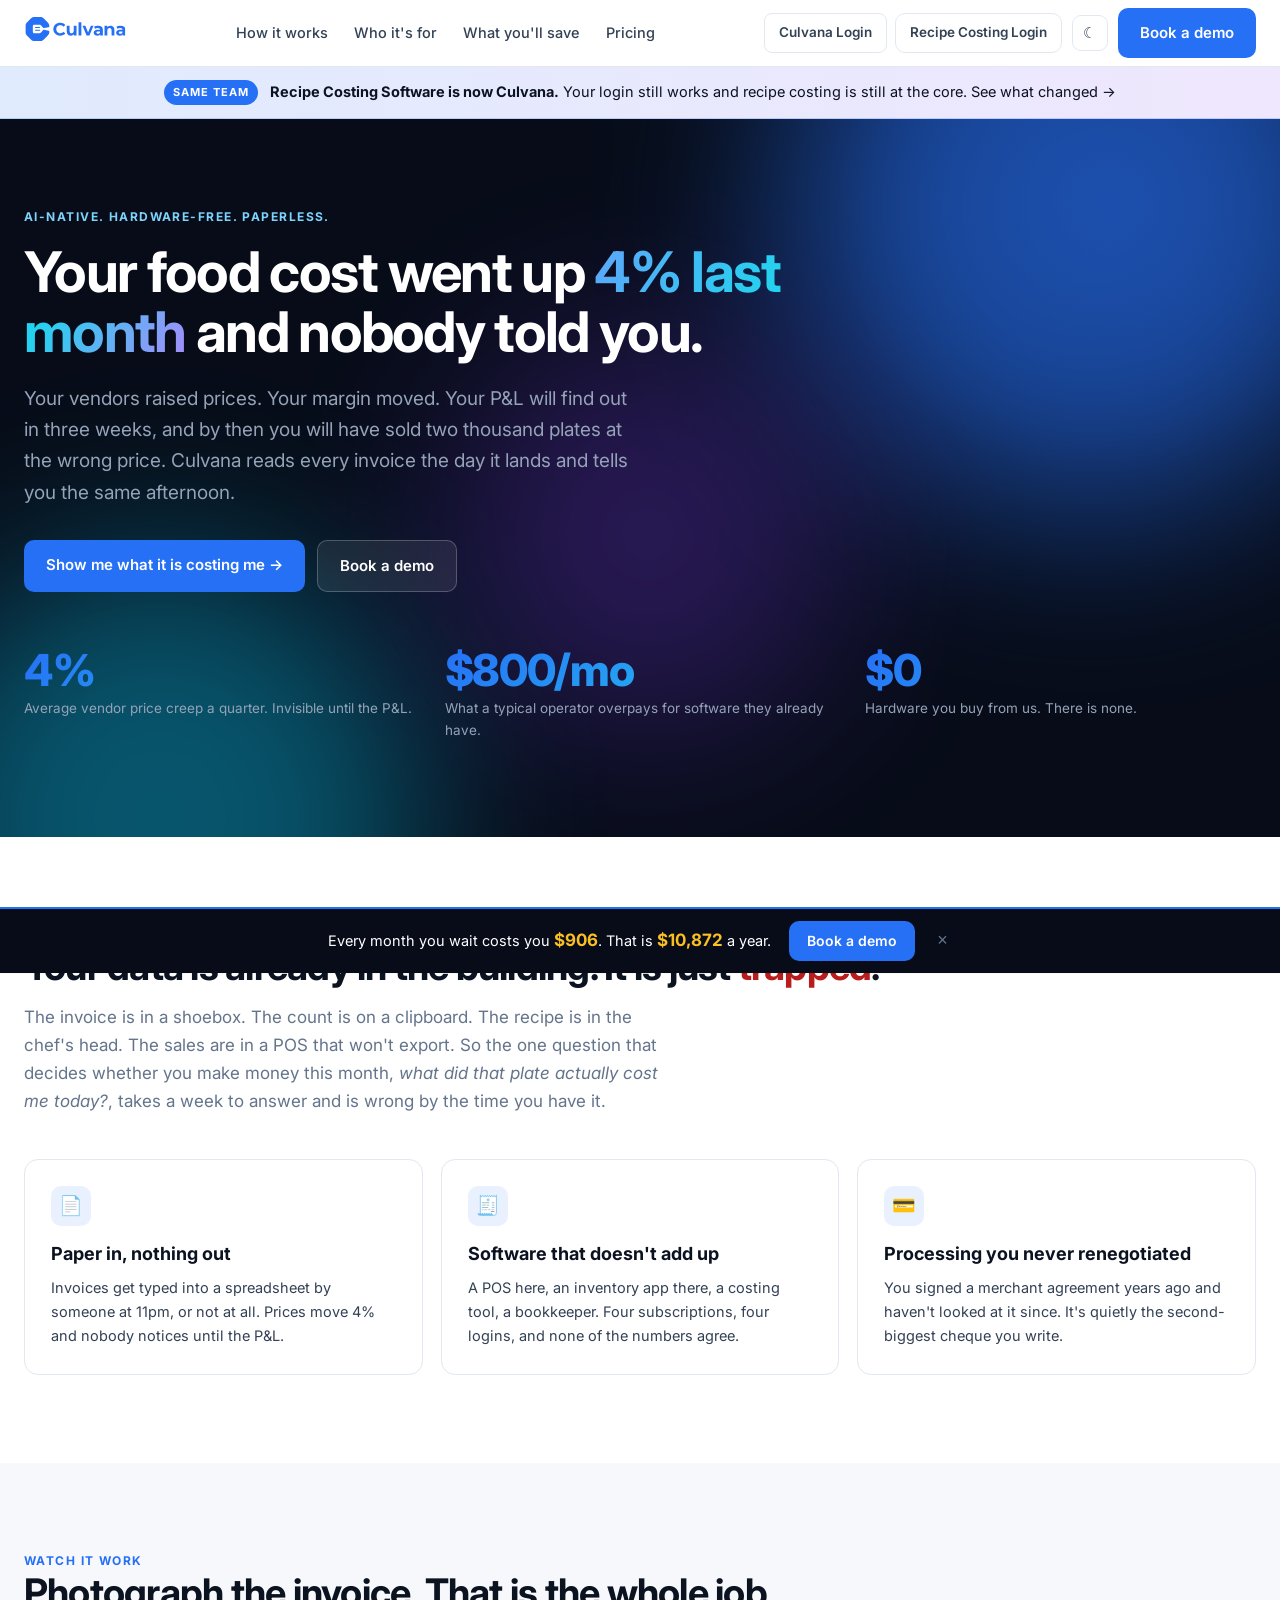
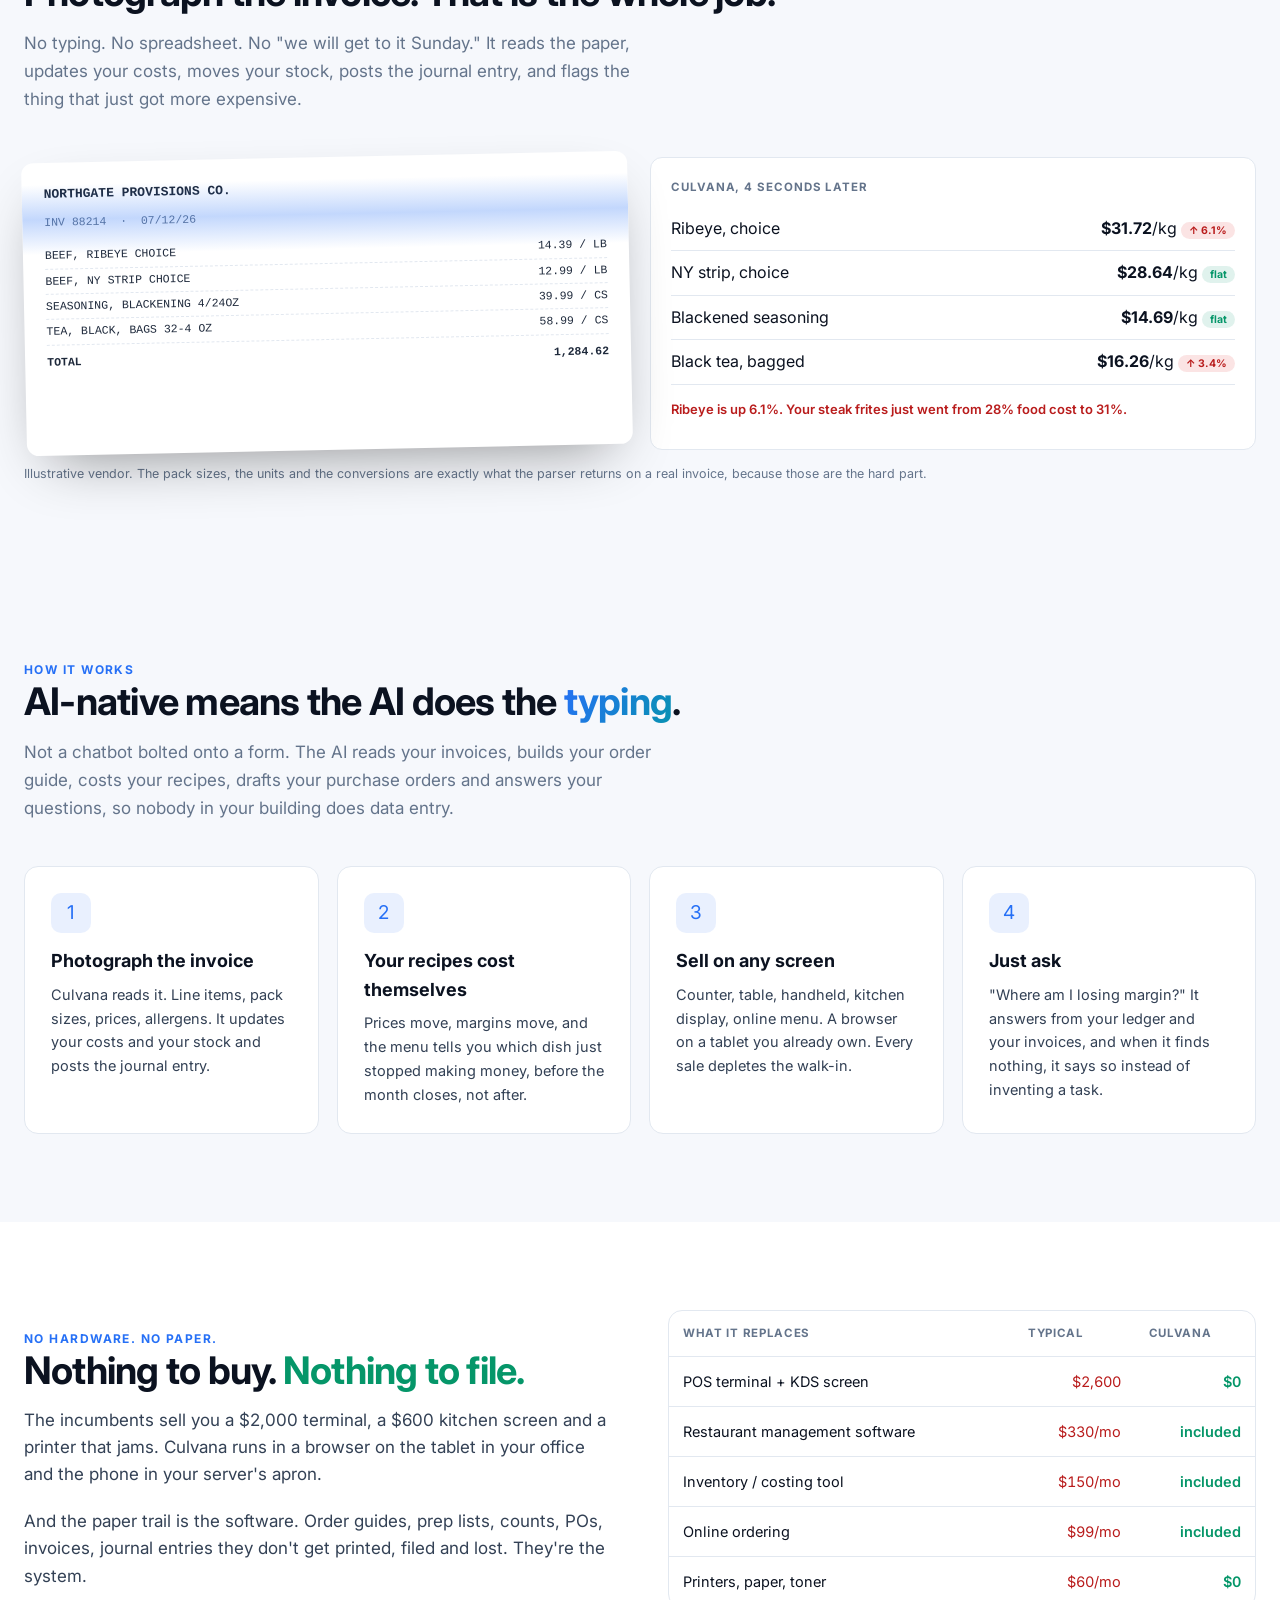
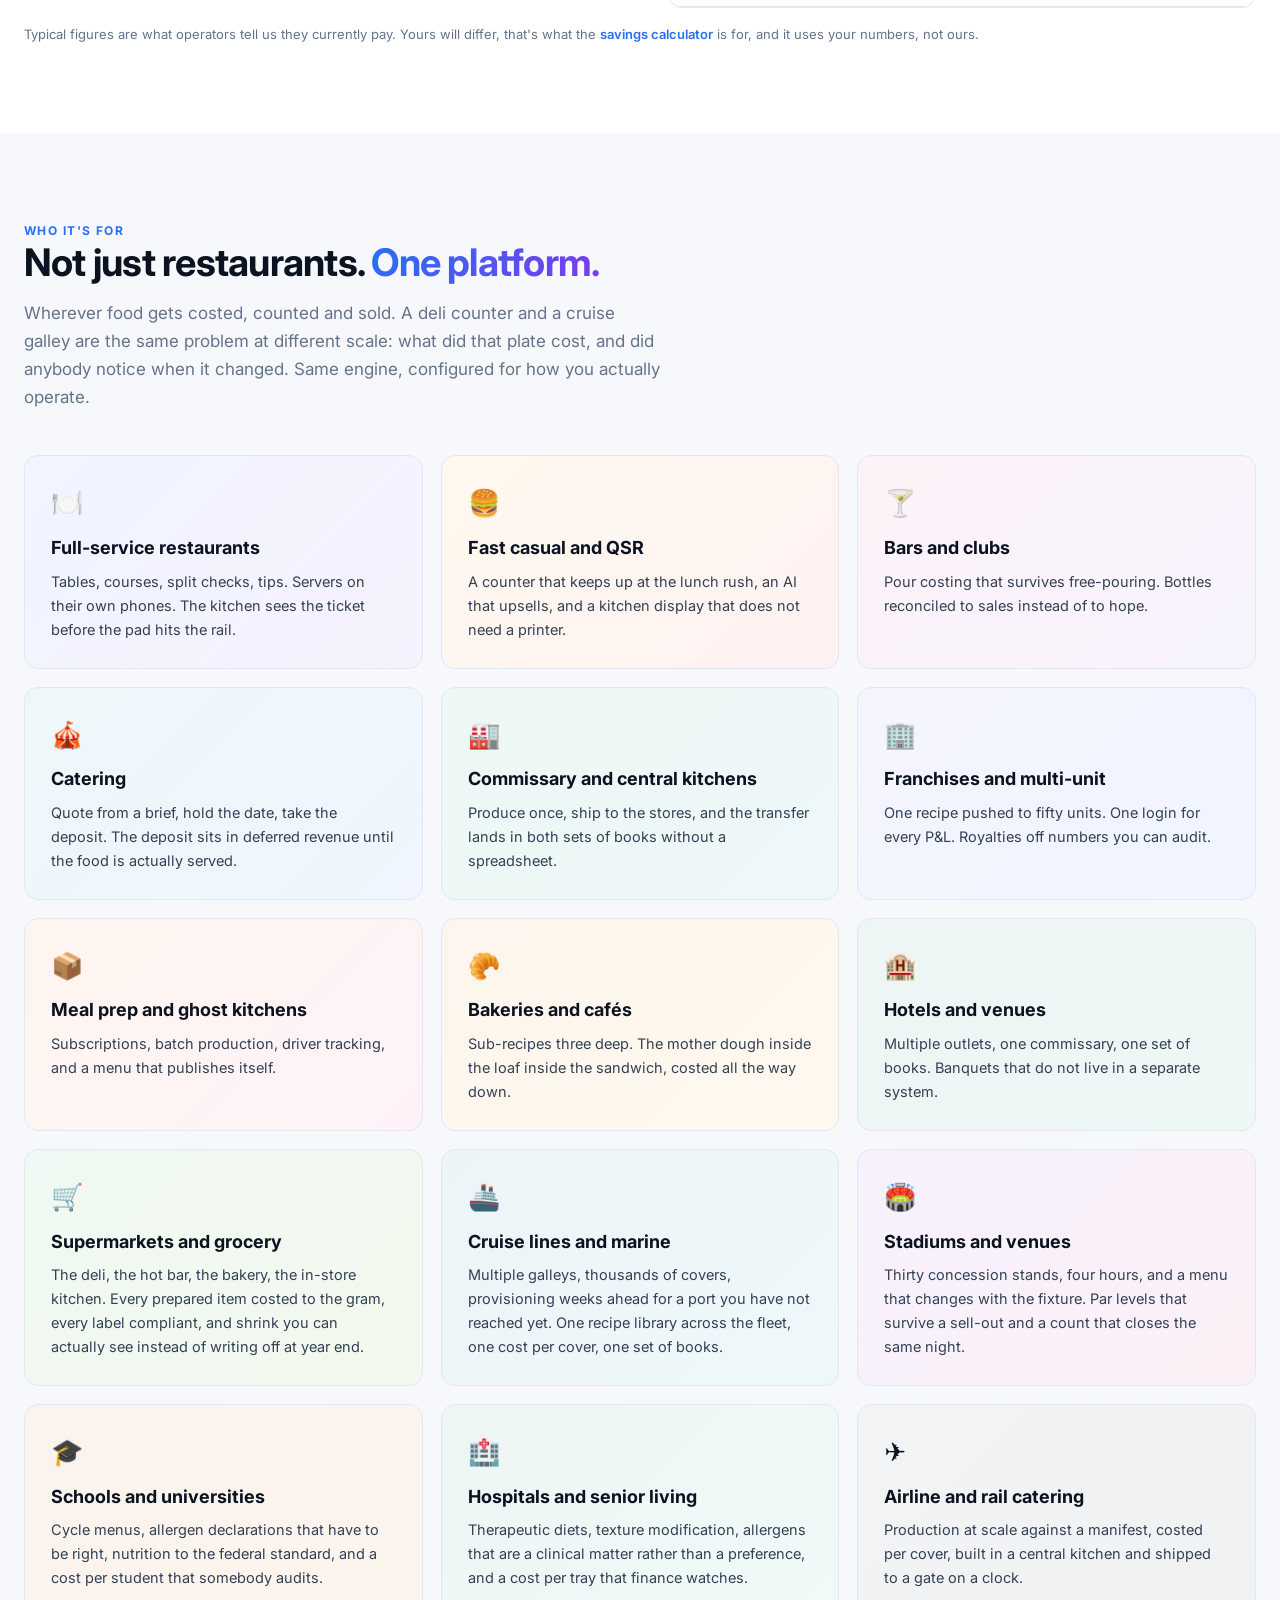
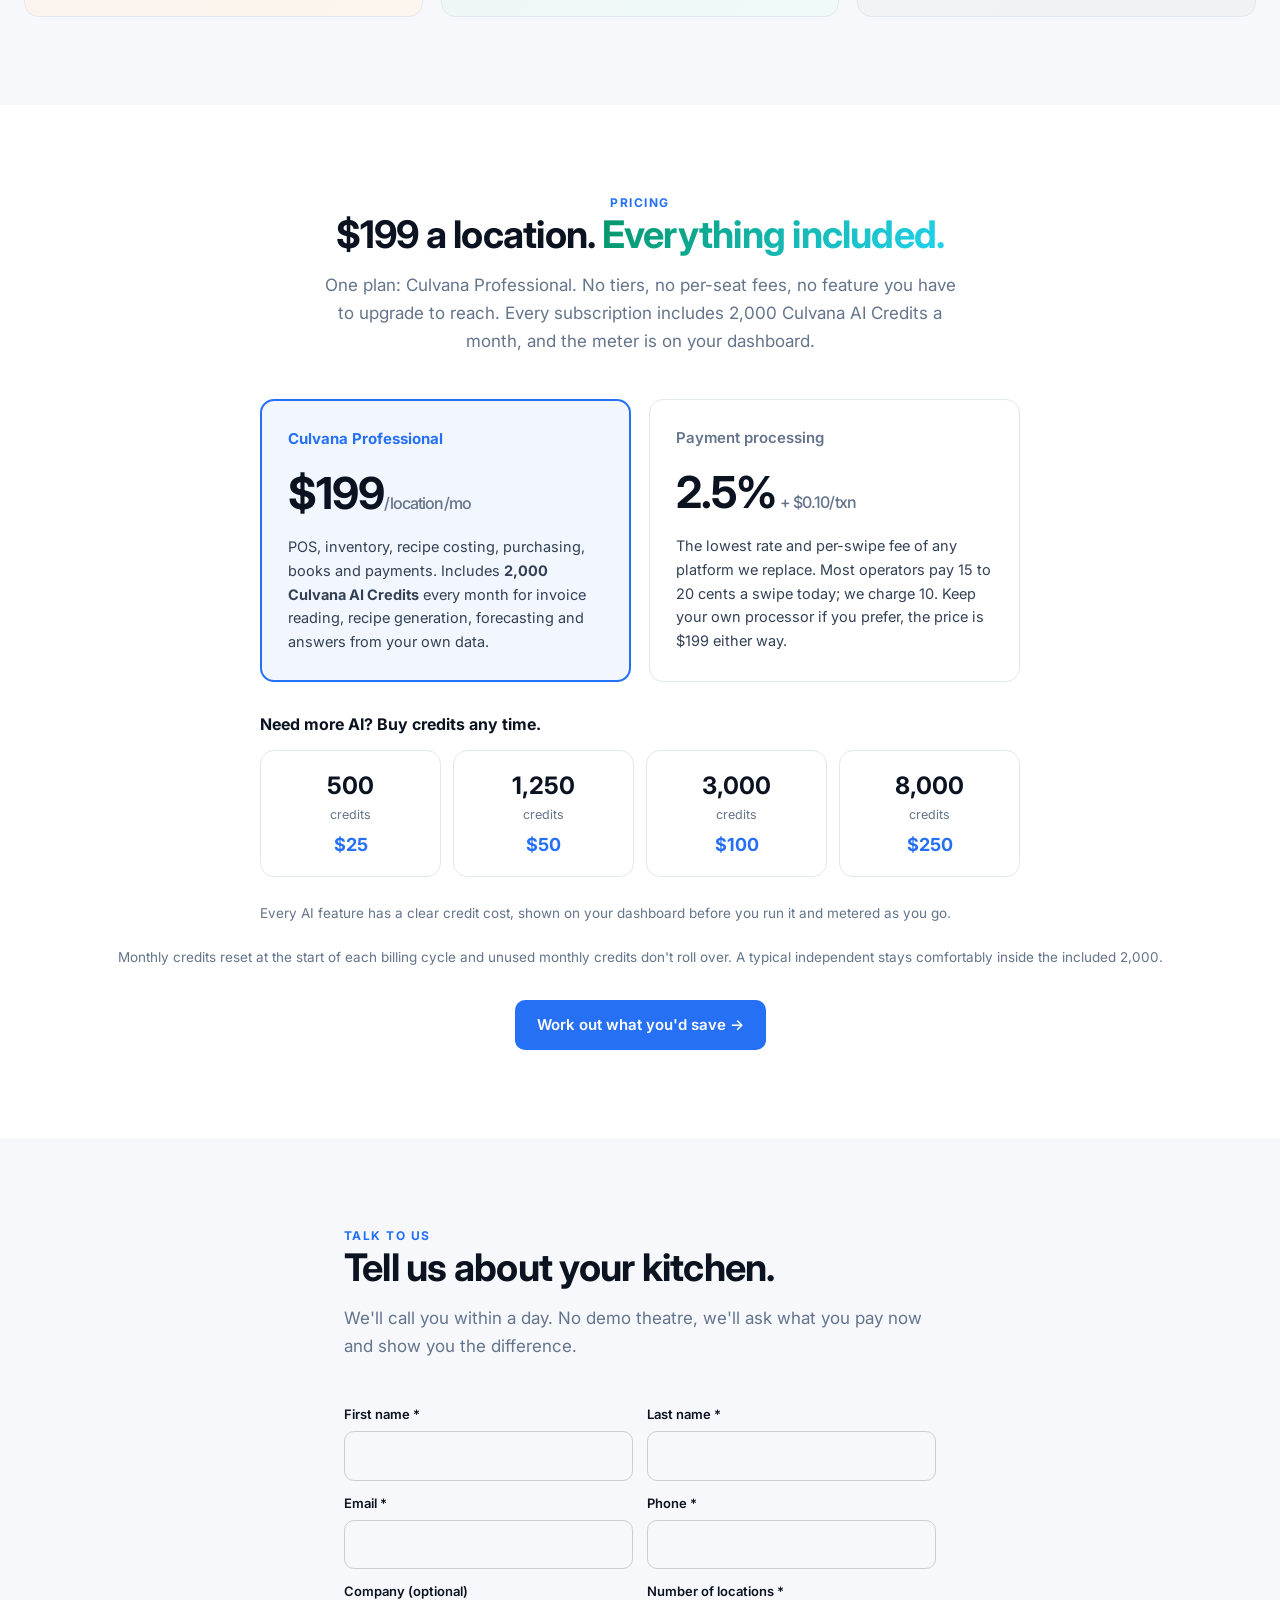
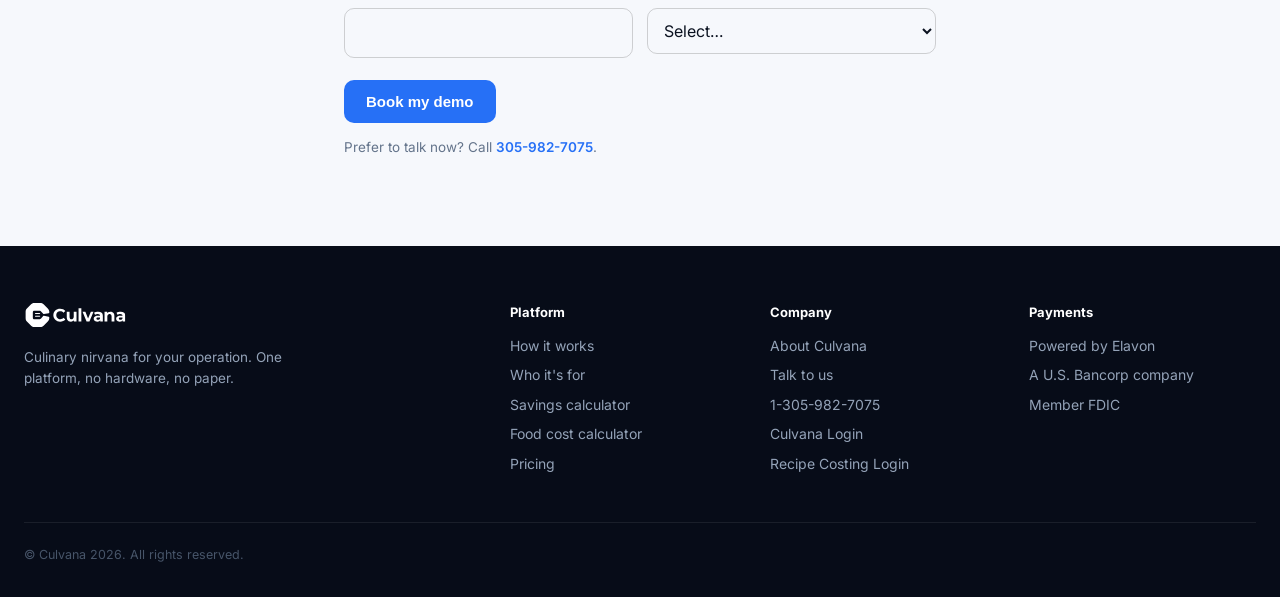
<file: index.html>
<!doctype html>
<html lang="en">
<head>
<meta charset="utf-8">
<meta name="viewport" content="width=device-width,initial-scale=1">
<title>Culvana, the AI-native restaurant platform. No hardware. No paper.</title>
<meta name="description" content="One platform for the whole restaurant: POS, inventory, recipe costing, purchasing, books and payments. No hardware to buy. No paper to file. $199 a location a month with 2,000 Culvana AI Credits included.">
<link rel="icon" href="culvana-mark.svg">
<link rel="preconnect" href="https://fonts.googleapis.com">
<link rel="preload" as="style" href="https://fonts.googleapis.com/css2?family=Inter:wght@400;500;600;700&display=swap">
<link rel="stylesheet" href="https://fonts.googleapis.com/css2?family=Inter:wght@400;500;600;700&display=swap" media="print" onload="this.media='all'">
<noscript><link rel="stylesheet" href="https://fonts.googleapis.com/css2?family=Inter:wght@400;500;600;700&display=swap"></noscript>

<!-- WHAT A LINK TO THIS PAGE LOOKS LIKE WHEN SOMEBODY SHARES IT.
     Without these, a chef pasting culvana.com into a WhatsApp group or a LinkedIn post gets a bare grey URL.
     That is a conversion loss you never see in analytics because the click never happens. -->
<meta property="og:type" content="website">
<meta property="og:site_name" content="Culvana">
<meta property="og:title" content="Your food cost went up 4% last month and nobody told you.">
<meta property="og:description" content="One platform for the whole restaurant. No hardware. No paper. $199 a location, 2,000 AI Credits included.">
<meta property="og:image" content="https://culvana.ai/og.png">
<meta property="og:image:width" content="1200">
<meta property="og:image:height" content="630">
<meta property="og:url" content="https://culvana.ai/">
<meta name="twitter:card" content="summary_large_image">
<meta name="twitter:title" content="Your food cost went up 4% last month and nobody told you.">
<meta name="twitter:description" content="AI-native, hardware-free, paperless. $199 a location, AI credits included.">
<meta name="twitter:image" content="https://culvana.ai/og.png">
<link rel="canonical" href="https://culvana.ai/">
<meta name="theme-color" content="#2670F6" media="(prefers-color-scheme: light)">
<meta name="theme-color" content="#080D16" media="(prefers-color-scheme: dark)">

<!-- Structured data. This is how a search result shows a price and a rating instead of a grey snippet. -->
<script type="application/ld+json">
{
  "@context":"https://schema.org",
  "@type":"SoftwareApplication",
  "name":"Culvana",
  "applicationCategory":"BusinessApplication",
  "operatingSystem":"Web",
  "description":"AI-native restaurant management platform. POS, inventory, recipe costing, purchasing, books and payments in one system. No hardware, no paper.",
  "offers":{"@type":"Offer","price":"199","priceCurrency":"USD","description":"Culvana Professional, per location per month. Includes 2,000 Culvana AI Credits."},
  "publisher":{"@type":"Organization","name":"Culvana","url":"https://culvana.ai","telephone":"+1-305-982-7075"}
}
</script>
<link rel="stylesheet" href="style.css">
<style>
/* Pulse for the legacy Recipe Costing Login so long-time users spot it instantly. */
@keyframes cv-pulse{0%{box-shadow:0 0 0 0 rgba(38,112,246,.6)}70%{box-shadow:0 0 0 12px rgba(38,112,246,0)}100%{box-shadow:0 0 0 0 rgba(38,112,246,0)}}
.pulse-login{animation:cv-pulse 1.8s infinite;border-radius:10px}
@media (prefers-reduced-motion: reduce){.pulse-login{animation:none}}
/* Demo form. The action posts to email today; swap the action URL for the CRM endpoint later. */
.cv-form{margin-top:10px;text-align:left}
.cv-row{display:grid;grid-template-columns:1fr 1fr;gap:14px}
@media(max-width:560px){.cv-row{grid-template-columns:1fr}}
.cv-field{display:flex;flex-direction:column;margin-bottom:12px}
.cv-field label{font-size:13px;font-weight:600;margin-bottom:6px;color:var(--ink)}
.cv-field input,.cv-field select{padding:11px 12px;border-radius:10px;border:1px solid rgba(128,128,128,.35);background:transparent;color:var(--ink);font:inherit}
.cv-field input:focus,.cv-field select:focus{outline:2px solid var(--brand);border-color:transparent}
.cv-field select option{color:#0B1220;background:#fff}

.continuity{display:flex;align-items:center;justify-content:center;gap:12px;flex-wrap:wrap;
  padding:13px 24px;margin:0;text-decoration:none;font-size:14.5px;line-height:1.5;
  background:linear-gradient(90deg,rgba(38,112,246,.14),rgba(124,58,237,.12));
  border-bottom:1px solid rgba(38,112,246,.25);color:var(--ink);text-align:center}
.continuity:hover{background:linear-gradient(90deg,rgba(38,112,246,.22),rgba(124,58,237,.18))}
.continuity strong{font-weight:700}
.continuity-badge{flex:none;font-size:11px;font-weight:700;letter-spacing:.09em;text-transform:uppercase;
  padding:4px 9px;border-radius:99px;background:var(--brand);color:#fff}
@media (max-width:640px){.continuity{font-size:13px;padding:11px 16px}}
</style>
<script>
/* THEME. Set before first paint, from an inline script in <head>, so a dark-mode visitor never gets a white
   flash. Doing this in a deferred script is the single most common way a dark theme feels broken. */
(function(){
  var saved = null;
  try { saved = localStorage.getItem('cv-theme'); } catch(e){}
  var sysDark = window.matchMedia && window.matchMedia('(prefers-color-scheme: dark)').matches;
  var theme = saved || (sysDark ? 'dark' : 'light');
  document.documentElement.setAttribute('data-theme', theme);
})();
</script>
</head>
<body>
<a class="skip" href="#main">Skip to content</a>

<nav>
  <div class="wrap">
    <a href="/"><img src="culvana-lockup.svg" alt="Culvana" height="26" class="logo-img"></a>
    <div class="links" id="navlinks">
      <a href="#how">How it works</a>
      <a href="#who">Who it's for</a>
      <a href="savings.html">What you'll save</a>
      <a href="#pricing">Pricing</a>
      <a href="/launch.html" class="navlogin-mobile">Culvana Login</a>
      <a href="https://shared.recipe-costing.net/" class="navlogin-mobile pulse-login">Recipe Costing Login</a>
    </div>
    <div style="display:flex;gap:10px;align-items:center">
      <div class="nav-logins">
        <a href="/launch.html" class="nav-login">Culvana Login</a>
        <a href="https://shared.recipe-costing.net/" class="nav-login pulse-login">Recipe Costing Login</a>
      </div>
      <button id="burger" class="burger" type="button" aria-label="Menu" aria-expanded="false" aria-controls="navlinks">☰</button>
      <button id="themeBtn" class="theme-btn" type="button"></button>
      <a class="btn btn-p" href="#talk">Book a demo</a>
    </div>
  </div>
</nav>

<!-- CONTINUITY BAND. Recipe-costing.com 301s land here. A ten-year customer or a PFG contact needs to know
     in one line that they are in the right place and nothing was sold, shut down or taken away. -->
<a href="/recipe-costing-software-is-now-culvana/" class="continuity">
  <span class="continuity-badge">Same team</span>
  <span><strong>Recipe Costing Software is now Culvana.</strong> Your login still works and recipe costing is still at the core. See what changed &rarr;</span>
</a>

<main id="main">
<header class="hero">
  <div class="mesh"><div class="blob b1"></div><div class="blob b2"></div><div class="blob b3"></div></div>
  <div class="wrap">
    <div class="eyebrow rv in" style="color:#7DD3FC">AI-native. Hardware-free. Paperless.</div>
    <h1 class="rv rv-1">Your food cost went up <span class="grad">4% last month</span> and nobody told you.</h1>
    <p class="lead rv rv-2">
      Your vendors raised prices. Your margin moved. Your P&amp;L will find out in three weeks, and by then you
      will have sold two thousand plates at the wrong price. Culvana reads every invoice the day it lands and
      tells you the same afternoon.
    </p>
    <div class="cta rv rv-3">
      <a class="btn btn-p" href="savings.html">Show me what it is costing me &rarr;</a>
      <a class="btn btn-g" href="#talk">Book a demo</a>
    </div>

    <div class="grid g3 rv rv-4" style="margin-top:56px;gap:30px">
      <div>
        <div class="stat" data-to="4" data-suffix="%">0%</div>
        <div style="font-size:13.5px;color:#94A3B8;margin-top:6px">Average vendor price creep a quarter. Invisible until the P&amp;L.</div>
      </div>
      <div>
        <div class="stat" data-to="80" data-prefix="$" data-suffix="0/mo">$0</div>
        <div style="font-size:13.5px;color:#94A3B8;margin-top:6px">What a typical operator overpays for software they already have.</div>
      </div>
      <div>
        <div class="stat" data-to="0" data-prefix="$" data-suffix="">$0</div>
        <div style="font-size:13.5px;color:#94A3B8;margin-top:6px">Hardware you buy from us. There is none.</div>
      </div>
    </div>
  </div>
</header>

<!-- THE PROBLEM. Named plainly, because every operator already knows it and pretending otherwise insults them. -->
<section>
  <div class="wrap">
    <div class="eyebrow">The problem</div>
    <h2 class="rv">Your data is already in the building. It is just <span style="color:var(--danger)">trapped</span>.</h2>
    <p class="sub">
      The invoice is in a shoebox. The count is on a clipboard. The recipe is in the chef's head. The sales are in
      a POS that won't export. So the one question that decides whether you make money this month, <em>what did that
      plate actually cost me today?</em>, takes a week to answer and is wrong by the time you have it.
    </p>
    <div class="grid g3">
      <div class="card lift rv">
        <div class="ico">📄</div>
        <h3>Paper in, nothing out</h3>
        <p>Invoices get typed into a spreadsheet by someone at 11pm, or not at all. Prices move 4% and nobody notices until the P&L.</p>
      </div>
      <div class="card lift rv">
        <div class="ico">🧾</div>
        <h3>Software that doesn't add up</h3>
        <p>A POS here, an inventory app there, a costing tool, a bookkeeper. Four subscriptions, four logins, and none of the numbers agree.</p>
      </div>
      <div class="card lift rv">
        <div class="ico">💳</div>
        <h3>Processing you never renegotiated</h3>
        <p>You signed a merchant agreement years ago and haven't looked at it since. It's quietly the second-biggest cheque you write.</p>
      </div>
    </div>
  </div>
</section>

<!-- WATCH IT WORK. Nobody believes "AI reads your invoices" from a sentence. Show the paper turning into
     numbers, with the price rise already flagged. -->
<section class="soft">
  <div class="wrap">
    <div class="eyebrow rv">Watch it work</div>
    <h2 class="rv rv-1">Photograph the invoice. That is the whole job.</h2>
    <p class="sub rv rv-2">No typing. No spreadsheet. No "we will get to it Sunday." It reads the paper, updates your
      costs, moves your stock, posts the journal entry, and flags the thing that just got more expensive.</p>

    <div class="demo rv rv-3">
      <div class="paper">
        <div class="scan"></div>
        <div style="font-weight:700;font-size:13px;margin-bottom:8px">NORTHGATE PROVISIONS CO.</div>
        <div style="color:#64748B;margin-bottom:12px">INV 88214 &nbsp;&middot;&nbsp; 07/12/26</div>
        <div class="ln"><span>BEEF, RIBEYE CHOICE</span><span>14.39 / LB</span></div>
        <div class="ln"><span>BEEF, NY STRIP CHOICE</span><span>12.99 / LB</span></div>
        <div class="ln"><span>SEASONING, BLACKENING 4/24OZ</span><span>39.99 / CS</span></div>
        <div class="ln"><span>TEA, BLACK, BAGS 32-4 OZ</span><span>58.99 / CS</span></div>
        <div class="ln" style="border:none;font-weight:700;padding-top:8px"><span>TOTAL</span><span>1,284.62</span></div>
      </div>

      <div class="out">
        <div style="font-size:11.5px;font-weight:700;letter-spacing:.08em;text-transform:uppercase;color:var(--mute);margin-bottom:10px">Culvana, 4 seconds later</div>
        <div class="row"><span>Ribeye, choice</span><span><b>$31.72</b>/kg <span class="pill up">&uarr; 6.1%</span></span></div>
        <div class="row"><span>NY strip, choice</span><span><b>$28.64</b>/kg <span class="pill ok">flat</span></span></div>
        <div class="row"><span>Blackened seasoning</span><span><b>$14.69</b>/kg <span class="pill ok">flat</span></span></div>
        <div class="row"><span>Black tea, bagged</span><span><b>$16.26</b>/kg <span class="pill up">&uarr; 3.4%</span></span></div>
        <div class="row" style="border:none;padding-top:14px">
          <span style="font-size:13px;color:var(--danger);font-weight:600">Ribeye is up 6.1%. Your steak frites just went from 28% food cost to 31%.</span>
        </div>
      </div>
    </div>
    <p style="font-size:12.5px;color:var(--mute);margin-top:14px">Illustrative vendor. The pack sizes, the units and the conversions are exactly what the parser returns on a real invoice, because those are the hard part.</p>
  </div>
</section>

<!-- HOW IT WORKS. AI-native means the AI does the WORK, not that there's a chatbot bolted on the side. -->
<section class="soft" id="how">
  <div class="wrap">
    <div class="eyebrow">How it works</div>
    <h2 class="rv">AI-native means the AI does the <span class="grad" style="background:linear-gradient(120deg,var(--brand),#0891B2);-webkit-background-clip:text;background-clip:text">typing</span>.</h2>
    <p class="sub">
      Not a chatbot bolted onto a form. The AI reads your invoices, builds your order guide, costs your recipes,
      drafts your purchase orders and answers your questions, so nobody in your building does data entry.
    </p>
    <div class="grid g4">
      <div class="card lift rv">
        <div class="ico">1</div>
        <h3>Photograph the invoice</h3>
        <p>Culvana reads it. Line items, pack sizes, prices, allergens. It updates your costs and your stock and posts the journal entry.</p>
      </div>
      <div class="card lift rv">
        <div class="ico">2</div>
        <h3>Your recipes cost themselves</h3>
        <p>Prices move, margins move, and the menu tells you which dish just stopped making money, before the month closes, not after.</p>
      </div>
      <div class="card lift rv">
        <div class="ico">3</div>
        <h3>Sell on any screen</h3>
        <p>Counter, table, handheld, kitchen display, online menu. A browser on a tablet you already own. Every sale depletes the walk-in.</p>
      </div>
      <div class="card lift rv">
        <div class="ico">4</div>
        <h3>Just ask</h3>
        <p>"Where am I losing margin?" It answers from your ledger and your invoices, and when it finds nothing, it says so instead of inventing a task.</p>
      </div>
    </div>
  </div>
</section>

<!-- HARDWARE-FREE / PAPERLESS: the differentiator against the incumbents, stated concretely. -->
<section>
  <div class="wrap">
    <div class="grid g2" style="align-items:center;gap:56px">
      <div>
        <div class="eyebrow">No hardware. No paper.</div>
        <h2 class="rv">Nothing to buy. <span style="color:var(--sage)">Nothing to file.</span></h2>
        <p style="font-size:17px;color:var(--ink-soft);margin-bottom:20px">
          The incumbents sell you a $2,000 terminal, a $600 kitchen screen and a printer that jams. Culvana runs in
          a browser on the tablet in your office and the phone in your server's apron.
        </p>
        <p style="font-size:17px;color:var(--ink-soft)">
          And the paper trail is the software. Order guides, prep lists, counts, POs, invoices, journal entries
          they don't get printed, filed and lost. They're the system.
        </p>
      </div>
      <div class="card" style="padding:0;overflow:hidden">
        <table>
          <thead><tr><th>What it replaces</th><th class="num">Typical</th><th class="num">Culvana</th></tr></thead>
          <tbody>
            <tr><td>POS terminal + KDS screen</td><td class="num old">$2,600</td><td class="num new">$0</td></tr>
            <tr><td>Restaurant management software</td><td class="num old">$330/mo</td><td class="num new">included</td></tr>
            <tr><td>Inventory / costing tool</td><td class="num old">$150/mo</td><td class="num new">included</td></tr>
            <tr><td>Online ordering</td><td class="num old">$99/mo</td><td class="num new">included</td></tr>
            <tr><td>Printers, paper, toner</td><td class="num old">$60/mo</td><td class="num new">$0</td></tr>
          </tbody>
        </table>
      </div>
    </div>
    <p style="font-size:13px;color:var(--mute);margin-top:16px">
      Typical figures are what operators tell us they currently pay. Yours will differ, that's what the
      <a href="savings.html" style="color:var(--brand);font-weight:600">savings calculator</a> is for, and it uses your numbers, not ours.
    </p>
  </div>
</section>

<!-- WHO IT'S FOR -->
<section class="soft" id="who">
  <div class="wrap">
    <div class="eyebrow">Who it's for</div>
    <h2 class="rv">Not just restaurants. <span class="grad" style="background:linear-gradient(120deg,var(--brand),#7C3AED);-webkit-background-clip:text;background-clip:text">One platform.</span></h2>
    <p class="sub rv rv-2">Wherever food gets costed, counted and sold. A deli counter and a cruise galley are the same problem at different scale: what did that plate cost, and did anybody notice when it changed. Same engine, configured for how you actually operate.</p>
    <div class="grid g3">
      <div class="card seg lift rv rv-0" style="--g:linear-gradient(135deg,#2670F6,#7C3AED)"><span class="tag">🍽️</span><h3>Full-service restaurants</h3><p>Tables, courses, split checks, tips. Servers on their own phones. The kitchen sees the ticket before the pad hits the rail.</p></div>
      <div class="card seg lift rv rv-1" style="--g:linear-gradient(135deg,#F59E0B,#EF4444)"><span class="tag">🍔</span><h3>Fast casual and QSR</h3><p>A counter that keeps up at the lunch rush, an AI that upsells, and a kitchen display that does not need a printer.</p></div>
      <div class="card seg lift rv rv-2" style="--g:linear-gradient(135deg,#EC4899,#8B5CF6)"><span class="tag">🍸</span><h3>Bars and clubs</h3><p>Pour costing that survives free-pouring. Bottles reconciled to sales instead of to hope.</p></div>
      <div class="card seg lift rv rv-3" style="--g:linear-gradient(135deg,#0891B2,#2670F6)"><span class="tag">🎪</span><h3>Catering</h3><p>Quote from a brief, hold the date, take the deposit. The deposit sits in deferred revenue until the food is actually served.</p></div>
      <div class="card seg lift rv rv-0" style="--g:linear-gradient(135deg,#059669,#0891B2)"><span class="tag">🏭</span><h3>Commissary and central kitchens</h3><p>Produce once, ship to the stores, and the transfer lands in both sets of books without a spreadsheet.</p></div>
      <div class="card seg lift rv rv-1" style="--g:linear-gradient(135deg,#6366F1,#2670F6)"><span class="tag">🏢</span><h3>Franchises and multi-unit</h3><p>One recipe pushed to fifty units. One login for every P&amp;L. Royalties off numbers you can audit.</p></div>
      <div class="card seg lift rv rv-2" style="--g:linear-gradient(135deg,#F97316,#EC4899)"><span class="tag">📦</span><h3>Meal prep and ghost kitchens</h3><p>Subscriptions, batch production, driver tracking, and a menu that publishes itself.</p></div>
      <div class="card seg lift rv rv-3" style="--g:linear-gradient(135deg,#D97706,#F59E0B)"><span class="tag">🥐</span><h3>Bakeries and cafés</h3><p>Sub-recipes three deep. The mother dough inside the loaf inside the sandwich, costed all the way down.</p></div>
      <div class="card seg lift rv rv-0" style="--g:linear-gradient(135deg,#0F766E,#059669)"><span class="tag">🏨</span><h3>Hotels and venues</h3><p>Multiple outlets, one commissary, one set of books. Banquets that do not live in a separate system.</p></div>
      <div class="card seg lift rv" style="--g:linear-gradient(135deg,#16A34A,#65A30D)"><span class="tag">🛒</span><h3>Supermarkets and grocery</h3><p>The deli, the hot bar, the bakery, the in-store kitchen. Every prepared item costed to the gram, every label compliant, and shrink you can actually see instead of writing off at year end.</p></div>
      <div class="card seg lift rv rv-1" style="--g:linear-gradient(135deg,#0369A1,#0891B2)"><span class="tag">🚢</span><h3>Cruise lines and marine</h3><p>Multiple galleys, thousands of covers, provisioning weeks ahead for a port you have not reached yet. One recipe library across the fleet, one cost per cover, one set of books.</p></div>
      <div class="card seg lift rv rv-2" style="--g:linear-gradient(135deg,#7C3AED,#DB2777)"><span class="tag">🏟️</span><h3>Stadiums and venues</h3><p>Thirty concession stands, four hours, and a menu that changes with the fixture. Par levels that survive a sell-out and a count that closes the same night.</p></div>
      <div class="card seg lift rv rv-3" style="--g:linear-gradient(135deg,#B45309,#D97706)"><span class="tag">🎓</span><h3>Schools and universities</h3><p>Cycle menus, allergen declarations that have to be right, nutrition to the federal standard, and a cost per student that somebody audits.</p></div>
      <div class="card seg lift rv" style="--g:linear-gradient(135deg,#0F766E,#14B8A6)"><span class="tag">🏥</span><h3>Hospitals and senior living</h3><p>Therapeutic diets, texture modification, allergens that are a clinical matter rather than a preference, and a cost per tray that finance watches.</p></div>
      <div class="card seg lift rv rv-1" style="--g:linear-gradient(135deg,#475569,#334155)"><span class="tag">✈️</span><h3>Airline and rail catering</h3><p>Production at scale against a manifest, costed per cover, built in a central kitchen and shipped to a gate on a clock.</p></div>
    </div>
  </div>
</section>

<!-- PRICING -->
<section id="pricing">
  <div class="wrap" style="text-align:center">
    <div class="eyebrow">Pricing</div>
    <h2 class="rv">$199 a location. <span class="grad" style="background:linear-gradient(120deg,#059669,#22D3EE);-webkit-background-clip:text;background-clip:text">Everything included.</span></h2>
    <p class="sub" style="margin:0 auto 44px">
      One plan: Culvana Professional. No tiers, no per-seat fees, no feature you have to upgrade to reach.
      Every subscription includes 2,000 Culvana AI Credits a month, and the meter is on your dashboard.
    </p>
    <div class="grid g2" style="max-width:760px;margin:0 auto;text-align:left">
      <div class="card featured">
        <h3 style="font-size:15px;color:var(--brand);font-weight:700">Culvana Professional</h3>
        <div style="font-size:44px;font-weight:700;letter-spacing:-.02em;margin:6px 0">$199<span style="font-size:16px;color:var(--mute);font-weight:500">/location/mo</span></div>
        <p>POS, inventory, recipe costing, purchasing, books and payments. Includes <strong>2,000 Culvana AI Credits</strong> every month for invoice reading, recipe generation, forecasting and answers from your own data.</p>
      </div>
      <div class="card">
        <h3 style="font-size:15px;color:var(--mute);font-weight:600">Payment processing</h3>
        <div style="font-size:44px;font-weight:700;letter-spacing:-.02em;margin:6px 0">2.5%<span style="font-size:16px;color:var(--mute);font-weight:500"> + $0.10/txn</span></div>
        <p>The lowest rate and per-swipe fee of any platform we replace. Most operators pay 15 to 20 cents a swipe today; we charge 10. Keep your own processor if you prefer, the price is $199 either way.</p>
      </div>
    </div>
    <div style="max-width:760px;margin:30px auto 0;text-align:left">
      <h3 style="font-size:16px;margin:0 0 12px">Need more AI? Buy credits any time.</h3>
      <div style="display:flex;gap:12px;flex-wrap:wrap">
        <div class="card" style="flex:1;min-width:140px;text-align:center;padding:16px 10px"><div style="font-size:24px;font-weight:700">500</div><div style="font-size:12.5px;color:var(--mute)">credits</div><div style="font-size:18px;font-weight:700;color:var(--brand);margin-top:6px">$25</div></div>
        <div class="card" style="flex:1;min-width:140px;text-align:center;padding:16px 10px"><div style="font-size:24px;font-weight:700">1,250</div><div style="font-size:12.5px;color:var(--mute)">credits</div><div style="font-size:18px;font-weight:700;color:var(--brand);margin-top:6px">$50</div></div>
        <div class="card" style="flex:1;min-width:140px;text-align:center;padding:16px 10px"><div style="font-size:24px;font-weight:700">3,000</div><div style="font-size:12.5px;color:var(--mute)">credits</div><div style="font-size:18px;font-weight:700;color:var(--brand);margin-top:6px">$100</div></div>
        <div class="card" style="flex:1;min-width:140px;text-align:center;padding:16px 10px"><div style="font-size:24px;font-weight:700">8,000</div><div style="font-size:12.5px;color:var(--mute)">credits</div><div style="font-size:18px;font-weight:700;color:var(--brand);margin-top:6px">$250</div></div>
      </div>
      <p style="font-size:13.5px;color:var(--mute);margin:26px 0 0">Every AI feature has a clear credit cost, shown on your dashboard before you run it and metered as you go.</p>
    </div>
    <p style="font-size:13.5px;color:var(--mute);margin-top:22px">
      Monthly credits reset at the start of each billing cycle and unused monthly credits don't roll over.
      A typical independent stays comfortably inside the included 2,000.
    </p>
    <div style="margin-top:32px"><a class="btn btn-p" href="savings.html">Work out what you'd save →</a></div>
  </div>
</section>

<!-- LEAD FORM. Posts to email today (robert@ + chris@culvana.ai via FormSubmit).
     WHEN THE CRM IS LIVE: change the form action to the CRM endpoint and delete the hidden _fields. -->
<section class="soft" id="talk">
  <div class="wrap" style="max-width:640px">
    <div class="eyebrow">Talk to us</div>
    <h2>Tell us about your kitchen.</h2>
    <p class="sub">We'll call you within a day. No demo theatre, we'll ask what you pay now and show you the difference.</p>
    <form action="https://formsubmit.co/robert@culvana.ai" method="POST" class="cv-form">
      <input type="hidden" name="_subject" value="New Culvana demo request">
      <input type="hidden" name="_cc" value="chris@culvana.ai">
      <input type="hidden" name="_captcha" value="false">
      <input type="hidden" name="_template" value="table">
      <input type="hidden" name="_next" value="https://culvana.ai/thanks.html">
      <input type="text" name="_honey" style="display:none">
      <div class="cv-row">
        <div class="cv-field"><label for="f-first">First name *</label><input id="f-first" name="First name" type="text" required autocomplete="given-name"></div>
        <div class="cv-field"><label for="f-last">Last name *</label><input id="f-last" name="Last name" type="text" required autocomplete="family-name"></div>
      </div>
      <div class="cv-row">
        <div class="cv-field"><label for="f-email">Email *</label><input id="f-email" name="Email" type="email" required autocomplete="email"></div>
        <div class="cv-field"><label for="f-phone">Phone *</label><input id="f-phone" name="Phone" type="tel" required autocomplete="tel"></div>
      </div>
      <div class="cv-row">
        <div class="cv-field"><label for="f-company">Company (optional)</label><input id="f-company" name="Company" type="text" autocomplete="organization"></div>
        <div class="cv-field"><label for="f-locs">Number of locations *</label>
          <select id="f-locs" name="Number of locations" required>
            <option value="" disabled selected>Select…</option>
            <option>1</option>
            <option>2-5</option>
            <option>6-10</option>
            <option>11-25</option>
            <option>26-100</option>
            <option>100+</option>
          </select>
        </div>
      </div>
      <button type="submit" class="btn btn-p" style="margin-top:10px">Book my demo</button>
      <p style="font-size:13.5px;color:var(--mute);margin-top:14px">Prefer to talk now? Call <a href="tel:+13059827075" style="color:var(--brand);font-weight:600">305-982-7075</a>.</p>
    </form>
  </div>
</section>

</main>
<footer>
  <div class="wrap">
    <div class="cols">
      <div>
        <img src="culvana-lockup.svg" alt="Culvana" height="26" style="filter:brightness(0) invert(1);margin-bottom:12px">
        <p style="font-size:13.5px;max-width:280px">Culinary nirvana for your operation. One platform, no hardware, no paper.</p>
      </div>
      <div><h4>Platform</h4><ul>
        <li><a href="#how">How it works</a></li>
        <li><a href="#who">Who it's for</a></li>
        <li><a href="savings.html">Savings calculator</a></li>
        <li><a href="/food-cost-calculator/">Food cost calculator</a></li>
        <li><a href="#pricing">Pricing</a></li>
      </ul></div>
      <div><h4>Company</h4><ul>
        <li><a href="/about/">About Culvana</a></li>
        <li><a href="#talk">Talk to us</a></li>
        <li><a href="tel:+13059827075">1-305-982-7075</a></li>
        <li><a href="/launch.html">Culvana Login</a></li>
        <li><a href="https://shared.recipe-costing.net/">Recipe Costing Login</a></li>
      </ul></div>
      <div><h4>Payments</h4><ul>
        <li>Powered by Elavon</li>
        <li>A U.S. Bancorp company</li>
        <li>Member FDIC</li>
      </ul></div>
    </div>
    <div class="base">© Culvana <span id="yr"></span>. All rights reserved.</div>
  </div>
</footer>

<!-- THE COST OF WAITING.
     This is the only "urgency" on the site, and it is real: it is their own arithmetic, from the calculator they
     just used. No countdown timer, no "6 people are viewing this", no invented scarcity. A restaurant owner who
     catches one fake urgency badge stops believing the savings number too, and the savings number is the only
     one that has to survive. -->
<div class="waiting" id="wait">
  <span>Every month you wait costs you <b id="waitAmt">$906</b>. That is <b id="waitYr">$10,872</b> a year.</span>
  <a class="btn btn-p" href="#talk" style="padding:9px 18px;font-size:14px">Book a demo</a>
  <button class="x" id="waitX" aria-label="Dismiss">&times;</button>
</div>

<script>
document.getElementById('yr').textContent = new Date().getFullYear();

/* Scroll reveal. */
var io = new IntersectionObserver(function(es){
  es.forEach(function(e){ if (e.isIntersecting) { e.target.classList.add('in'); io.unobserve(e.target); } });
}, { threshold: .12, rootMargin: '0px 0px -40px 0px' });
document.querySelectorAll('.rv').forEach(function(el){ io.observe(el); });

/* Count the stats up, once, when they come into view. A number that animates is a number people read. */
function countUp(el){
  var to = parseFloat(el.dataset.to) || 0;
  var pre = el.dataset.prefix || '', suf = el.dataset.suffix || '';
  var t0 = null, dur = 1100;
  function step(ts){
    if (!t0) t0 = ts;
    var k = Math.min(1, (ts - t0) / dur);
    var eased = 1 - Math.pow(1 - k, 3);
    el.textContent = pre + Math.round(to * eased).toLocaleString('en-US') + suf;
    if (k < 1) requestAnimationFrame(step);
  }
  requestAnimationFrame(step);
}
var so = new IntersectionObserver(function(es){
  es.forEach(function(e){ if (e.isIntersecting) { countUp(e.target); so.unobserve(e.target); } });
}, { threshold: .5 });
document.querySelectorAll('.stat[data-to]').forEach(function(el){ so.observe(el); });

/* The waiting bar. It shows THEIR number if they have used the calculator, and a conservative default if they
   have not. It appears once they are past the fold, and it stays dismissed if they dismiss it. */
(function(){
  var bar = document.getElementById('wait');
  var dismissed = false;
  try { dismissed = localStorage.getItem('cv-wait') === 'off'; } catch(e){}
  if (dismissed) return;

  var saved = 0;
  try { saved = parseFloat(localStorage.getItem('cv-save') || '0'); } catch(e){}
  if (saved > 0) {
    document.getElementById('waitAmt').textContent = '$' + Math.round(saved).toLocaleString('en-US');
    document.getElementById('waitYr').textContent  = '$' + Math.round(saved * 12).toLocaleString('en-US');
  }

  window.addEventListener('scroll', function(){
    if (window.scrollY > 600) bar.classList.add('up');
    else bar.classList.remove('up');
  }, { passive: true });

  document.getElementById('waitX').addEventListener('click', function(){
    bar.classList.remove('up');
    try { localStorage.setItem('cv-wait', 'off'); } catch(e){}
  });
})();
</script>

<script>
(function(){
  var btn = document.getElementById('themeBtn');
  if (!btn) return;
  var paint = function(){
    var dark = document.documentElement.getAttribute('data-theme') === 'dark';
    btn.textContent = dark ? '☀' : '☾';
    btn.setAttribute('aria-label', dark ? 'Switch to light mode' : 'Switch to dark mode');
  };
  paint();
  btn.addEventListener('click', function(){
    var next = document.documentElement.getAttribute('data-theme') === 'dark' ? 'light' : 'dark';
    document.documentElement.setAttribute('data-theme', next);
    try { localStorage.setItem('cv-theme', next); } catch(e){}
    paint();
  });
  /* Follow the OS unless they have made a choice. Once they have, respect it: overriding a person's explicit
     click because their laptop went dark at sunset is the software deciding it knows better. */
  if (window.matchMedia) {
    window.matchMedia('(prefers-color-scheme: dark)').addEventListener('change', function(e){
      var chosen = null;
      try { chosen = localStorage.getItem('cv-theme'); } catch(err){}
      if (chosen) return;
      document.documentElement.setAttribute('data-theme', e.matches ? 'dark' : 'light');
      paint();
    });
  }
})();
</script>
<script>
(function(){
  var b = document.getElementById('burger'), l = document.getElementById('navlinks');
  if (!b || !l) return;
  b.addEventListener('click', function(){
    var open = l.classList.toggle('open');
    b.setAttribute('aria-expanded', open ? 'true' : 'false');
    b.textContent = open ? '✕' : '☰';
  });
  /* Close on navigate. A menu that stays open over the section you just jumped to is a menu that
     hides the thing you asked to see. */
  l.querySelectorAll('a').forEach(function(a){
    a.addEventListener('click', function(){ l.classList.remove('open'); b.setAttribute('aria-expanded','false'); b.textContent='☰'; });
  });
})();
</script>
<!--Start of Tawk.to Script-->
<script type="text/javascript">
var Tawk_API=Tawk_API||{}, Tawk_LoadStart=new Date();
(function(){
var s1=document.createElement("script"),s0=document.getElementsByTagName("script")[0];
s1.async=true;
s1.src='https://embed.tawk.to/62b45cfc7b967b1179962215/1g688mf39';
s1.charset='UTF-8';
s1.setAttribute('crossorigin','*');
s0.parentNode.insertBefore(s1,s0);
})();
</script>
<!--End of Tawk.to Script-->
</body>
</html>
</file>
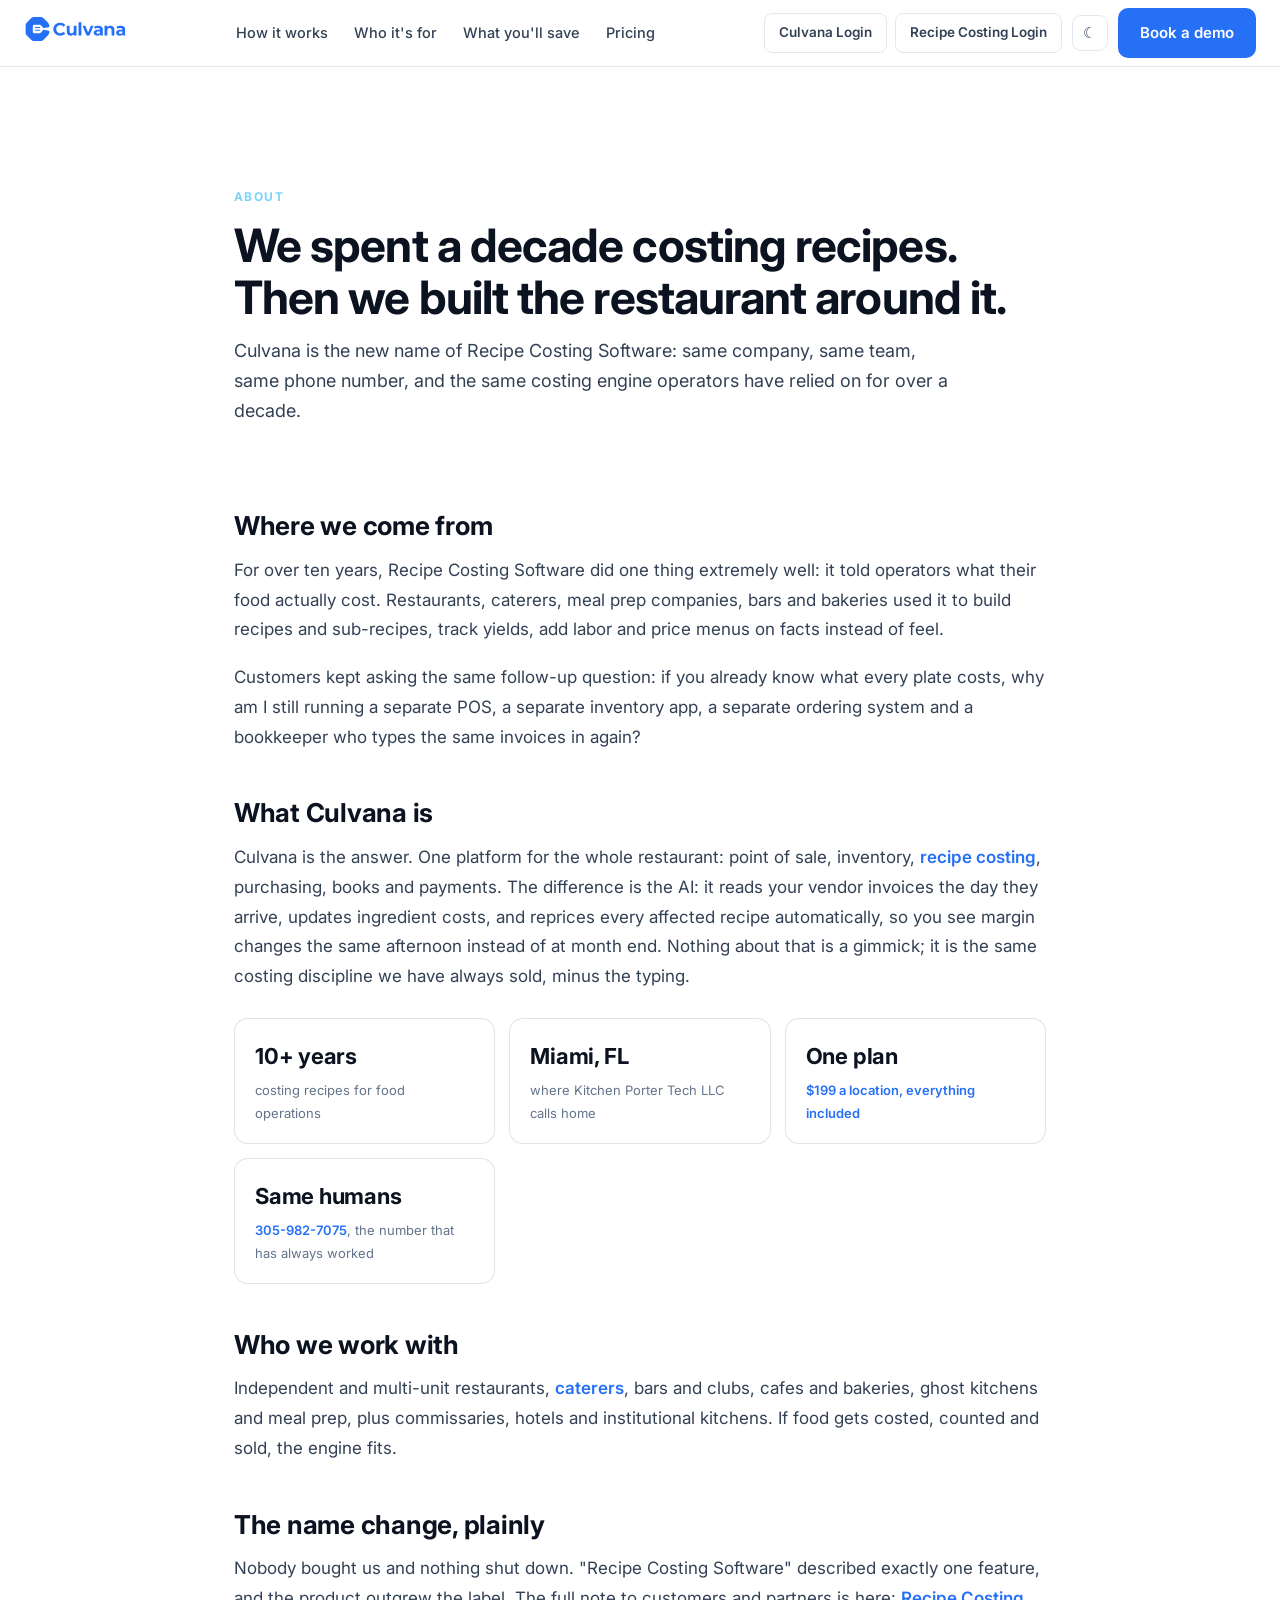
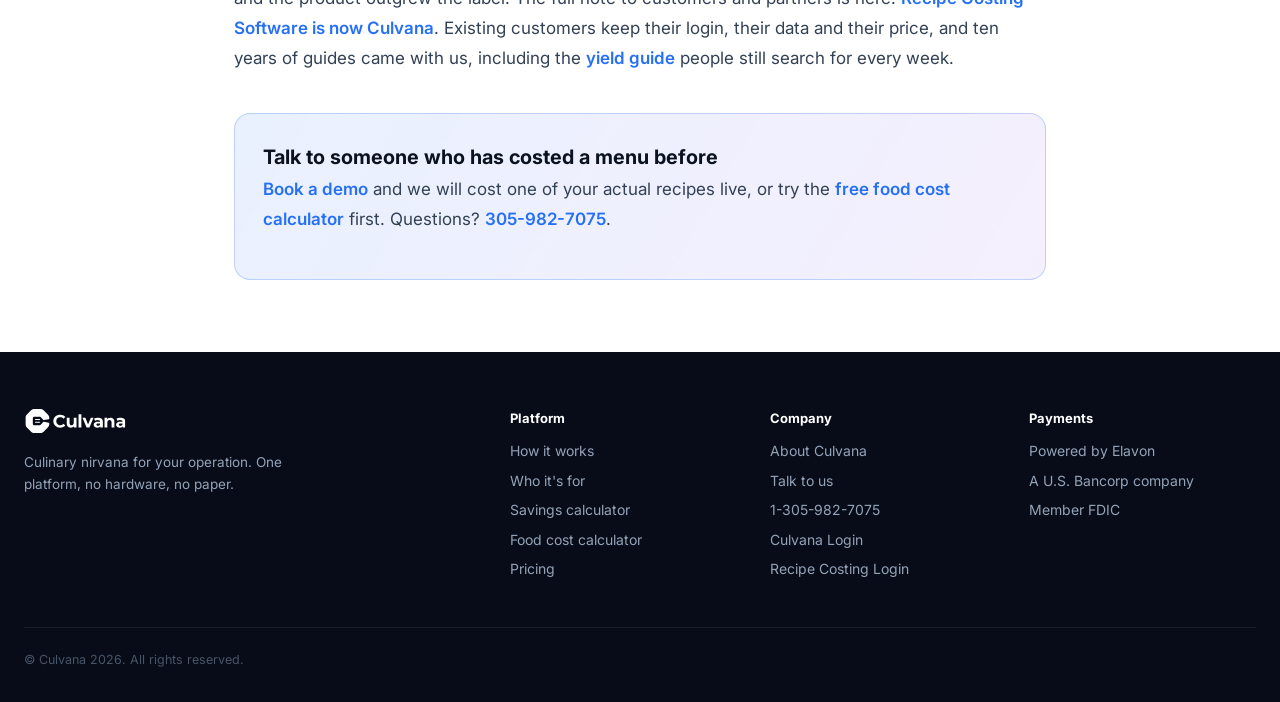
<file: about/index.html>
<!doctype html>
<html lang="en">
<head>
<meta charset="utf-8">
<meta name="viewport" content="width=device-width,initial-scale=1">
<title>About Culvana | The Team Behind Recipe Costing Software</title>
<meta name="description" content="Culvana is Recipe Costing Software grown up: the same team and the same costing engine operators have relied on for over a decade, with the whole restaurant built around it.">
<link rel="icon" href="/culvana-mark.svg">
<link rel="stylesheet" href="https://fonts.googleapis.com/css2?family=Inter:wght@400;500;600;700&display=swap">
<meta property="og:type" content="website">
<meta property="og:site_name" content="Culvana">
<meta property="og:title" content="About Culvana">
<meta property="og:description" content="The same team and costing engine operators have relied on for over a decade, with the whole restaurant built around it.">
<meta property="og:url" content="https://culvana.ai/about/">
<link rel="canonical" href="https://culvana.ai/about/">
<meta name="theme-color" content="#2670F6" media="(prefers-color-scheme: light)">
<meta name="theme-color" content="#080D16" media="(prefers-color-scheme: dark)">
<script type="application/ld+json">
{
  "@context":"https://schema.org",
  "@type":"Organization",
  "name":"Culvana",
  "alternateName":"Recipe Costing Software",
  "legalName":"Kitchen Porter Tech LLC",
  "url":"https://culvana.ai",
  "logo":"https://culvana.ai/culvana-mark.svg",
  "telephone":"+1-305-982-7075",
  "address":{"@type":"PostalAddress","addressLocality":"Miami","addressRegion":"FL","addressCountry":"US"},
  "description":"AI-native restaurant platform: POS, inventory, recipe costing, purchasing, books and payments in one system. Formerly Recipe Costing Software.",
  "sameAs":[
    "https://squareup.com/us/en/app-marketplace/app/recipe-costing",
    "https://www.g2.com/products/recipe-costing-software/reviews"
  ]
}
</script>
<script type="application/ld+json">
{
  "@context":"https://schema.org",
  "@type":"BreadcrumbList",
  "itemListElement":[
    {"@type":"ListItem","position":1,"name":"Home","item":"https://culvana.ai/"},
    {"@type":"ListItem","position":2,"name":"About","item":"https://culvana.ai/about/"}
  ]
}
</script>
<link rel="stylesheet" href="/style.css">
<script>
(function(){
  var saved = null;
  try { saved = localStorage.getItem('cv-theme'); } catch(e){}
  var sysDark = window.matchMedia && window.matchMedia('(prefers-color-scheme: dark)').matches;
  document.documentElement.setAttribute('data-theme', saved || (sysDark ? 'dark' : 'light'));
})();
</script>
<style>
.article-wrap{max-width:860px;margin:0 auto;padding:0 24px}
.article-hero{padding:120px 0 24px}
.article-hero h1{font-size:clamp(30px,4.5vw,46px);line-height:1.13;letter-spacing:-.02em;margin:14px 0 12px}
.article-hero .lead2{font-size:18px;line-height:1.65;color:var(--ink-soft);max-width:720px}
.article-body{padding:16px 0 72px;font-size:17px;line-height:1.75;color:var(--ink-soft)}
.article-body h2{font-size:26px;letter-spacing:-.01em;margin:46px 0 14px;color:var(--ink)}
.article-body p{margin:0 0 18px}
.article-body ul{margin:0 0 18px;padding-left:22px}
.article-body li{margin-bottom:9px}
.article-body a{color:var(--brand);font-weight:600;text-decoration:none}
.article-body a:hover{text-decoration:underline}
.article-cta{background:linear-gradient(120deg,rgba(38,112,246,.10),rgba(124,58,237,.08));border:1px solid rgba(38,112,246,.25);border-radius:16px;padding:26px 28px;margin:40px 0 0}
.article-cta h3{margin-top:0;color:var(--ink)}
.factrow{display:grid;grid-template-columns:repeat(auto-fit,minmax(200px,1fr));gap:14px;margin:26px 0}
.fact{background:var(--card,rgba(128,128,128,.06));border:1px solid rgba(128,128,128,.22);border-radius:14px;padding:18px 20px}
.fact .fv{font-size:22px;font-weight:700;color:var(--ink);letter-spacing:-.01em}
.fact .fl{font-size:13px;color:var(--mute);margin-top:4px}
</style>
</head>
<body>
<a class="skip" href="#main">Skip to content</a>

<nav>
  <div class="wrap">
    <a href="/"><img src="/culvana-lockup.svg" alt="Culvana" height="26" class="logo-img"></a>
    <div class="links" id="navlinks">
      <a href="/#how">How it works</a>
      <a href="/#who">Who it's for</a>
      <a href="/savings.html">What you'll save</a>
      <a href="/pricing/">Pricing</a>
      <a href="/launch.html" class="navlogin-mobile">Culvana Login</a>
      <a href="https://shared.recipe-costing.net/" class="navlogin-mobile">Recipe Costing Login</a>
    </div>
    <div style="display:flex;gap:10px;align-items:center">
      <div class="nav-logins">
        <a href="/launch.html" class="nav-login">Culvana Login</a>
        <a href="https://shared.recipe-costing.net/" class="nav-login">Recipe Costing Login</a>
      </div>
      <button id="burger" class="burger" type="button" aria-label="Menu" aria-expanded="false" aria-controls="navlinks">☰</button>
      <button id="themeBtn" class="theme-btn" type="button"></button>
      <a class="btn btn-p" href="/#talk">Book a demo</a>
    </div>
  </div>
</nav>

<main id="main">
<header class="article-hero">
  <div class="article-wrap">
    <div class="eyebrow" style="color:#7DD3FC">About</div>
    <h1>We spent a decade costing recipes. Then we built the restaurant around it.</h1>
    <p class="lead2">Culvana is the new name of Recipe Costing Software: same company, same team, same phone number, and the same costing engine operators have relied on for over a decade.</p>
  </div>
</header>

<article class="article-body">
  <div class="article-wrap">
    <h2>Where we come from</h2>
    <p>For over ten years, Recipe Costing Software did one thing extremely well: it told operators what their food actually cost. Restaurants, caterers, meal prep companies, bars and bakeries used it to build recipes and sub-recipes, track yields, add labor and price menus on facts instead of feel.</p>
    <p>Customers kept asking the same follow-up question: if you already know what every plate costs, why am I still running a separate POS, a separate inventory app, a separate ordering system and a bookkeeper who types the same invoices in again?</p>

    <h2>What Culvana is</h2>
    <p>Culvana is the answer. One platform for the whole restaurant: point of sale, inventory, <a href="/recipe-costing/">recipe costing</a>, purchasing, books and payments. The difference is the AI: it reads your vendor invoices the day they arrive, updates ingredient costs, and reprices every affected recipe automatically, so you see margin changes the same afternoon instead of at month end. Nothing about that is a gimmick; it is the same costing discipline we have always sold, minus the typing.</p>

    <div class="factrow">
      <div class="fact"><div class="fv">10+ years</div><div class="fl">costing recipes for food operations</div></div>
      <div class="fact"><div class="fv">Miami, FL</div><div class="fl">where Kitchen Porter Tech LLC calls home</div></div>
      <div class="fact"><div class="fv">One plan</div><div class="fl"><a href="/pricing/">$199 a location, everything included</a></div></div>
      <div class="fact"><div class="fv">Same humans</div><div class="fl"><a href="tel:+13059827075">305-982-7075</a>, the number that has always worked</div></div>
    </div>

    <h2>Who we work with</h2>
    <p>Independent and multi-unit restaurants, <a href="/catering-management-software/">caterers</a>, bars and clubs, cafes and bakeries, ghost kitchens and meal prep, plus commissaries, hotels and institutional kitchens. If food gets costed, counted and sold, the engine fits.</p>

    <h2>The name change, plainly</h2>
    <p>Nobody bought us and nothing shut down. "Recipe Costing Software" described exactly one feature, and the product outgrew the label. The full note to customers and partners is here: <a href="/recipe-costing-software-is-now-culvana/">Recipe Costing Software is now Culvana</a>. Existing customers keep their login, their data and their price, and ten years of guides came with us, including the <a href="/blog/what-is-yield-and-how-to-calculate-it/">yield guide</a> people still search for every week.</p>

    <div class="article-cta">
      <h3>Talk to someone who has costed a menu before</h3>
      <p><a href="/#talk">Book a demo</a> and we will cost one of your actual recipes live, or try the <a href="/food-cost-calculator/">free food cost calculator</a> first. Questions? <a href="tel:+13059827075">305-982-7075</a>.</p>
    </div>
  </div>
</article>
</main>

<footer>
  <div class="wrap">
    <div class="cols">
      <div>
        <img src="/culvana-lockup.svg" alt="Culvana" height="26" style="filter:brightness(0) invert(1);margin-bottom:12px">
        <p style="font-size:13.5px;max-width:280px">Culinary nirvana for your operation. One platform, no hardware, no paper.</p>
      </div>
      <div><h4>Platform</h4><ul>
        <li><a href="/#how">How it works</a></li>
        <li><a href="/#who">Who it's for</a></li>
        <li><a href="/savings.html">Savings calculator</a></li>
        <li><a href="/food-cost-calculator/">Food cost calculator</a></li>
        <li><a href="/pricing/">Pricing</a></li>
      </ul></div>
      <div><h4>Company</h4><ul>
        <li><a href="/about/">About Culvana</a></li>
        <li><a href="/#talk">Talk to us</a></li>
        <li><a href="tel:+13059827075">1-305-982-7075</a></li>
        <li><a href="/launch.html">Culvana Login</a></li>
        <li><a href="https://shared.recipe-costing.net/">Recipe Costing Login</a></li>
      </ul></div>
      <div><h4>Payments</h4><ul>
        <li>Powered by Elavon</li>
        <li>A U.S. Bancorp company</li>
        <li>Member FDIC</li>
      </ul></div>
    </div>
    <div class="base">&copy; Culvana <span id="yr"></span>. All rights reserved.</div>
  </div>
</footer>

<script>
document.getElementById('yr').textContent = new Date().getFullYear();
(function(){
  var btn = document.getElementById('themeBtn');
  if (!btn) return;
  var paint = function(){
    var dark = document.documentElement.getAttribute('data-theme') === 'dark';
    btn.textContent = dark ? '☀' : '☾';
    btn.setAttribute('aria-label', dark ? 'Switch to light mode' : 'Switch to dark mode');
  };
  paint();
  btn.addEventListener('click', function(){
    var next = document.documentElement.getAttribute('data-theme') === 'dark' ? 'light' : 'dark';
    document.documentElement.setAttribute('data-theme', next);
    try { localStorage.setItem('cv-theme', next); } catch(e){}
    paint();
  });
})();
(function(){
  var b = document.getElementById('burger'), l = document.getElementById('navlinks');
  if (!b || !l) return;
  b.addEventListener('click', function(){
    var open = l.classList.toggle('open');
    b.setAttribute('aria-expanded', open ? 'true' : 'false');
    b.textContent = open ? '✕' : '☰';
  });
  l.querySelectorAll('a').forEach(function(a){
    a.addEventListener('click', function(){ l.classList.remove('open'); b.setAttribute('aria-expanded','false'); b.textContent='☰'; });
  });
})();
</script>
<!--Start of Tawk.to Script-->
<script type="text/javascript">
var Tawk_API=Tawk_API||{}, Tawk_LoadStart=new Date();
(function(){
var s1=document.createElement("script"),s0=document.getElementsByTagName("script")[0];
s1.async=true;
s1.src='https://embed.tawk.to/62b45cfc7b967b1179962215/1g688mf39';
s1.charset='UTF-8';
s1.setAttribute('crossorigin','*');
s0.parentNode.insertBefore(s1,s0);
})();
</script>
<!--End of Tawk.to Script-->
</body>
</html>
</file>
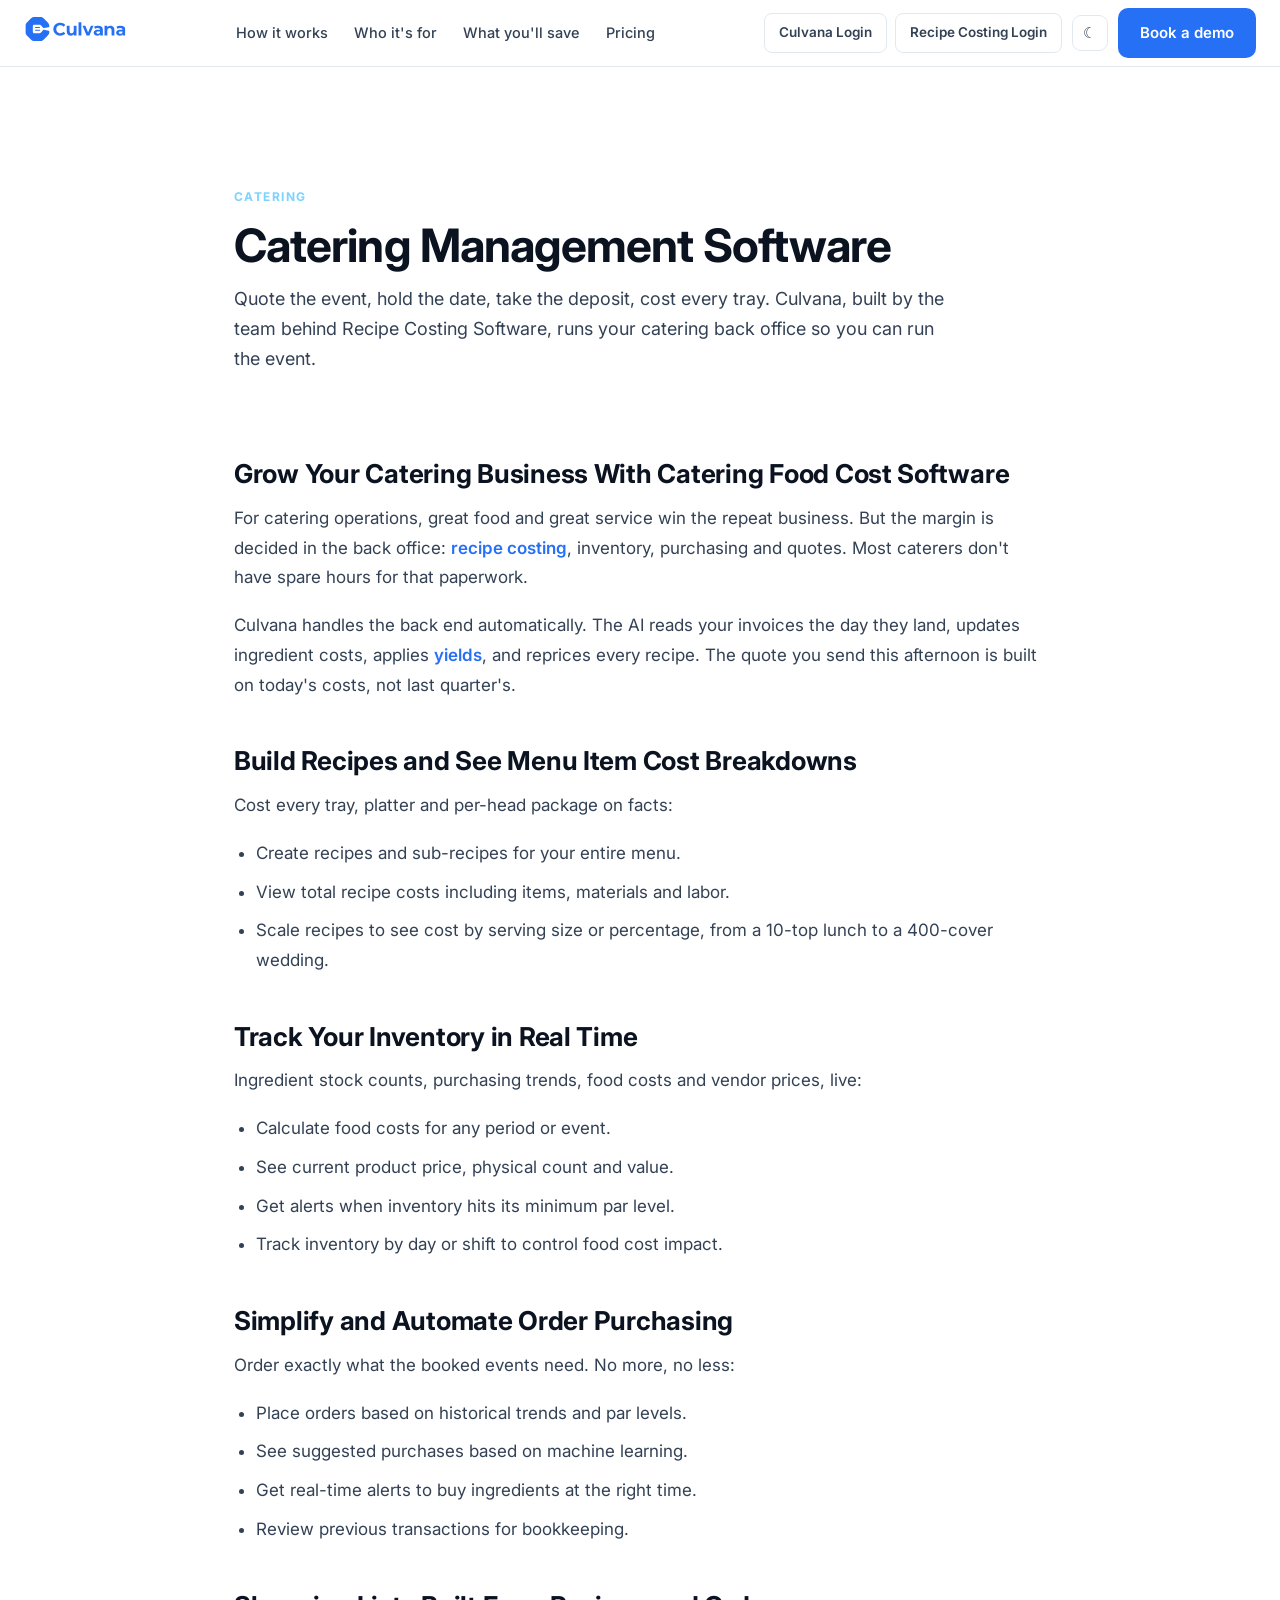
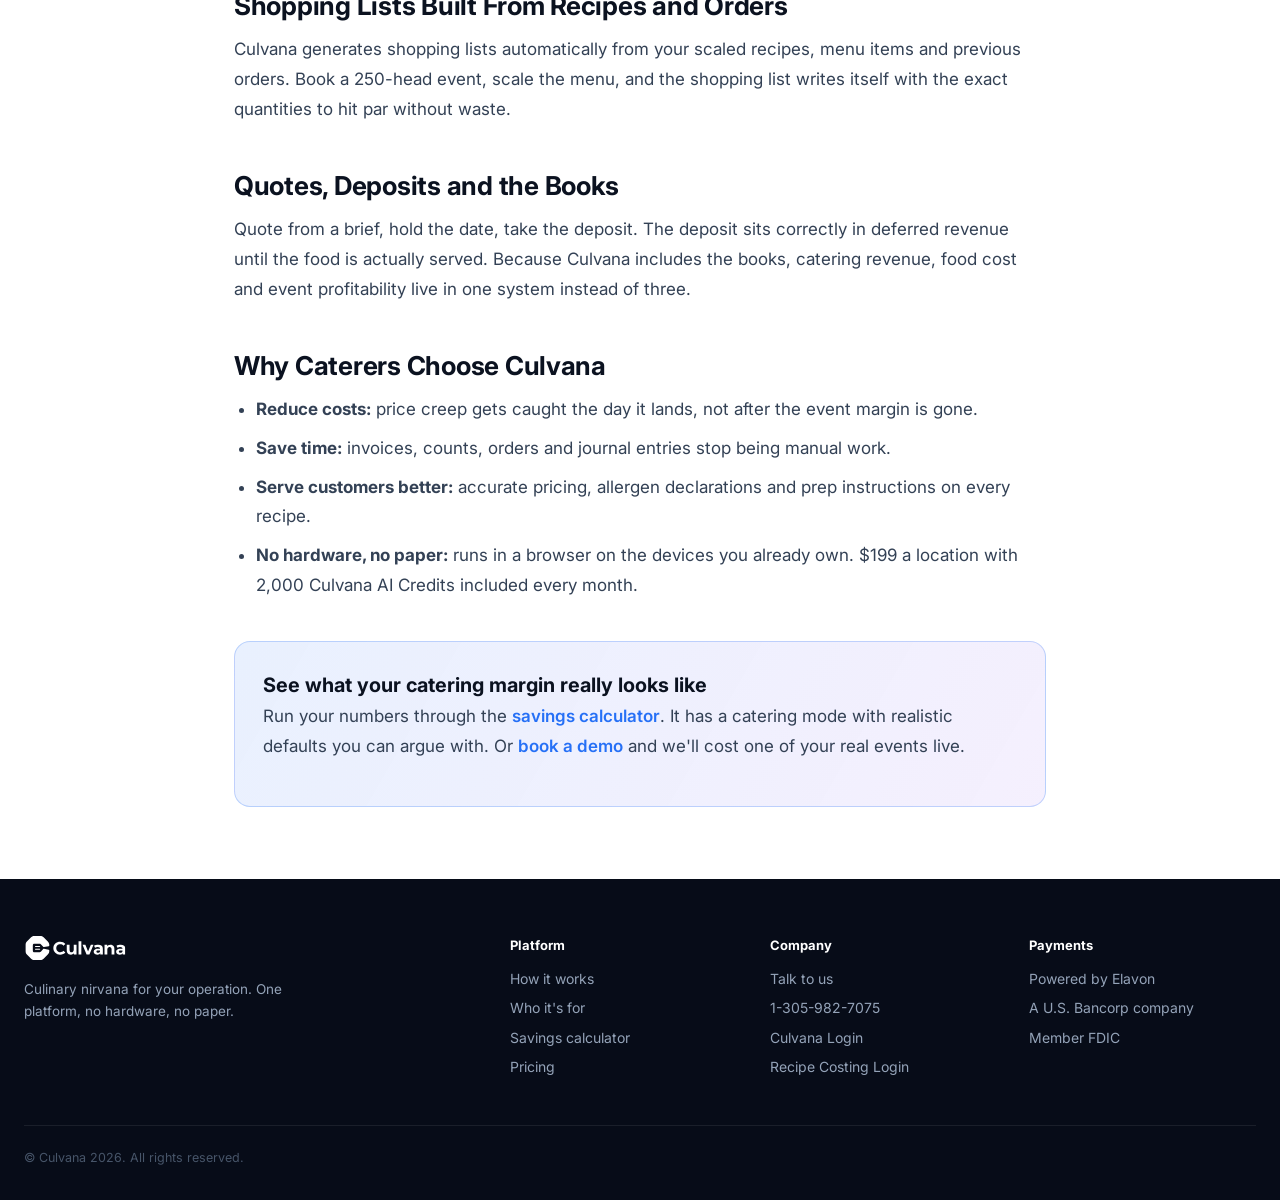
<file: catering-management-software/index.html>
<!doctype html>
<html lang="en">
<head>
<meta charset="utf-8">
<meta name="viewport" content="width=device-width,initial-scale=1">
<title>Catering Management Software | Culvana</title>
<meta name="description" content="Grow your catering business with catering management software: recipe costing, real-time inventory, automated purchasing, shopping lists and quotes. One platform, no hardware.">
<link rel="icon" href="/culvana-mark.svg">
<link rel="stylesheet" href="https://fonts.googleapis.com/css2?family=Inter:wght@400;500;600;700&display=swap">
<meta property="og:type" content="website">
<meta property="og:site_name" content="Culvana">
<meta property="og:title" content="Catering Management Software">
<meta property="og:description" content="Recipe costing, real-time inventory, automated purchasing and quotes for catering businesses. One platform, no hardware.">
<meta property="og:url" content="https://culvana.ai/catering-management-software/">
<link rel="canonical" href="https://culvana.ai/catering-management-software/">
<meta name="theme-color" content="#2670F6" media="(prefers-color-scheme: light)">
<meta name="theme-color" content="#080D16" media="(prefers-color-scheme: dark)">
<script type="application/ld+json">
{
  "@context":"https://schema.org",
  "@type":"SoftwareApplication",
  "name":"Culvana for Catering",
  "applicationCategory":"BusinessApplication",
  "operatingSystem":"Web",
  "description":"Catering management software: recipe costing, inventory, purchasing, shopping lists, quotes and deposits for catering businesses.",
  "offers":{"@type":"Offer","price":"199","priceCurrency":"USD","description":"Culvana Professional, per location per month. Includes 2,000 Culvana AI Credits."},
  "publisher":{"@type":"Organization","name":"Culvana","url":"https://culvana.ai"}
}
</script>
<link rel="stylesheet" href="/style.css">
<script>
(function(){
  var saved = null;
  try { saved = localStorage.getItem('cv-theme'); } catch(e){}
  var sysDark = window.matchMedia && window.matchMedia('(prefers-color-scheme: dark)').matches;
  document.documentElement.setAttribute('data-theme', saved || (sysDark ? 'dark' : 'light'));
})();
</script>
<style>
.article-wrap{max-width:860px;margin:0 auto;padding:0 24px}
.article-hero{padding:120px 0 24px}
.article-hero h1{font-size:clamp(30px,4.5vw,46px);line-height:1.13;letter-spacing:-.02em;margin:14px 0 12px}
.article-hero .lead2{font-size:18px;line-height:1.65;color:var(--ink-soft);max-width:720px}
.article-body{padding:16px 0 72px;font-size:17px;line-height:1.75;color:var(--ink-soft)}
.article-body h2{font-size:26px;letter-spacing:-.01em;margin:46px 0 14px;color:var(--ink)}
.article-body p{margin:0 0 18px}
.article-body ul{margin:0 0 18px;padding-left:22px}
.article-body li{margin-bottom:9px}
.article-body a{color:var(--brand);font-weight:600;text-decoration:none}
.article-body a:hover{text-decoration:underline}
.article-cta{background:linear-gradient(120deg,rgba(38,112,246,.10),rgba(124,58,237,.08));border:1px solid rgba(38,112,246,.25);border-radius:16px;padding:26px 28px;margin:40px 0 0}
.article-cta h3{margin-top:0;color:var(--ink)}
</style>
</head>
<body>
<a class="skip" href="#main">Skip to content</a>

<nav>
  <div class="wrap">
    <a href="/"><img src="/culvana-lockup.svg" alt="Culvana" height="26" class="logo-img"></a>
    <div class="links" id="navlinks">
      <a href="/#how">How it works</a>
      <a href="/#who">Who it's for</a>
      <a href="/savings.html">What you'll save</a>
      <a href="/#pricing">Pricing</a>
      <a href="/launch.html" class="navlogin-mobile">Culvana Login</a>
      <a href="https://shared.recipe-costing.net/" class="navlogin-mobile">Recipe Costing Login</a>
    </div>
    <div style="display:flex;gap:10px;align-items:center">
      <div class="nav-logins">
        <a href="/launch.html" class="nav-login">Culvana Login</a>
        <a href="https://shared.recipe-costing.net/" class="nav-login">Recipe Costing Login</a>
      </div>
      <button id="burger" class="burger" type="button" aria-label="Menu" aria-expanded="false" aria-controls="navlinks">☰</button>
      <button id="themeBtn" class="theme-btn" type="button"></button>
      <a class="btn btn-p" href="/#talk">Book a demo</a>
    </div>
  </div>
</nav>

<main id="main">
<header class="article-hero">
  <div class="article-wrap">
    <div class="eyebrow" style="color:#7DD3FC">Catering</div>
    <h1>Catering Management Software</h1>
    <p class="lead2">Quote the event, hold the date, take the deposit, cost every tray. Culvana, built by the team behind Recipe Costing Software, runs your catering back office so you can run the event.</p>
  </div>
</header>

<article class="article-body">
  <div class="article-wrap">
    <h2>Grow Your Catering Business With Catering Food Cost Software</h2>
    <p>For catering operations, great food and great service win the repeat business. But the margin is decided in the back office: <a href="/recipe-costing/">recipe costing</a>, inventory, purchasing and quotes. Most caterers don't have spare hours for that paperwork.</p>
    <p>Culvana handles the back end automatically. The AI reads your invoices the day they land, updates ingredient costs, applies <a href="/blog/what-is-yield-and-how-to-calculate-it/">yields</a>, and reprices every recipe. The quote you send this afternoon is built on today's costs, not last quarter's.</p>

    <h2>Build Recipes and See Menu Item Cost Breakdowns</h2>
    <p>Cost every tray, platter and per-head package on facts:</p>
    <ul>
      <li>Create recipes and sub-recipes for your entire menu.</li>
      <li>View total recipe costs including items, materials and labor.</li>
      <li>Scale recipes to see cost by serving size or percentage, from a 10-top lunch to a 400-cover wedding.</li>
    </ul>

    <h2>Track Your Inventory in Real Time</h2>
    <p>Ingredient stock counts, purchasing trends, food costs and vendor prices, live:</p>
    <ul>
      <li>Calculate food costs for any period or event.</li>
      <li>See current product price, physical count and value.</li>
      <li>Get alerts when inventory hits its minimum par level.</li>
      <li>Track inventory by day or shift to control food cost impact.</li>
    </ul>

    <h2>Simplify and Automate Order Purchasing</h2>
    <p>Order exactly what the booked events need. No more, no less:</p>
    <ul>
      <li>Place orders based on historical trends and par levels.</li>
      <li>See suggested purchases based on machine learning.</li>
      <li>Get real-time alerts to buy ingredients at the right time.</li>
      <li>Review previous transactions for bookkeeping.</li>
    </ul>

    <h2>Shopping Lists Built From Recipes and Orders</h2>
    <p>Culvana generates shopping lists automatically from your scaled recipes, menu items and previous orders. Book a 250-head event, scale the menu, and the shopping list writes itself with the exact quantities to hit par without waste.</p>

    <h2>Quotes, Deposits and the Books</h2>
    <p>Quote from a brief, hold the date, take the deposit. The deposit sits correctly in deferred revenue until the food is actually served. Because Culvana includes the books, catering revenue, food cost and event profitability live in one system instead of three.</p>

    <h2>Why Caterers Choose Culvana</h2>
    <ul>
      <li><strong>Reduce costs:</strong> price creep gets caught the day it lands, not after the event margin is gone.</li>
      <li><strong>Save time:</strong> invoices, counts, orders and journal entries stop being manual work.</li>
      <li><strong>Serve customers better:</strong> accurate pricing, allergen declarations and prep instructions on every recipe.</li>
      <li><strong>No hardware, no paper:</strong> runs in a browser on the devices you already own. $199 a location with 2,000 Culvana AI Credits included every month.</li>
    </ul>

    <div class="article-cta">
      <h3>See what your catering margin really looks like</h3>
      <p>Run your numbers through the <a href="/savings.html">savings calculator</a>. It has a catering mode with realistic defaults you can argue with. Or <a href="/#talk">book a demo</a> and we'll cost one of your real events live.</p>
    </div>
  </div>
</article>
</main>

<footer>
  <div class="wrap">
    <div class="cols">
      <div>
        <img src="/culvana-lockup.svg" alt="Culvana" height="26" style="filter:brightness(0) invert(1);margin-bottom:12px">
        <p style="font-size:13.5px;max-width:280px">Culinary nirvana for your operation. One platform, no hardware, no paper.</p>
      </div>
      <div><h4>Platform</h4><ul>
        <li><a href="/#how">How it works</a></li>
        <li><a href="/#who">Who it's for</a></li>
        <li><a href="/savings.html">Savings calculator</a></li>
        <li><a href="/#pricing">Pricing</a></li>
      </ul></div>
      <div><h4>Company</h4><ul>
        <li><a href="/#talk">Talk to us</a></li>
        <li><a href="tel:+13059827075">1-305-982-7075</a></li>
        <li><a href="/launch.html">Culvana Login</a></li>
        <li><a href="https://shared.recipe-costing.net/">Recipe Costing Login</a></li>
      </ul></div>
      <div><h4>Payments</h4><ul>
        <li>Powered by Elavon</li>
        <li>A U.S. Bancorp company</li>
        <li>Member FDIC</li>
      </ul></div>
    </div>
    <div class="base">&copy; Culvana <span id="yr"></span>. All rights reserved.</div>
  </div>
</footer>

<script>
document.getElementById('yr').textContent = new Date().getFullYear();
(function(){
  var btn = document.getElementById('themeBtn');
  if (!btn) return;
  var paint = function(){
    var dark = document.documentElement.getAttribute('data-theme') === 'dark';
    btn.textContent = dark ? '☀' : '☾';
    btn.setAttribute('aria-label', dark ? 'Switch to light mode' : 'Switch to dark mode');
  };
  paint();
  btn.addEventListener('click', function(){
    var next = document.documentElement.getAttribute('data-theme') === 'dark' ? 'light' : 'dark';
    document.documentElement.setAttribute('data-theme', next);
    try { localStorage.setItem('cv-theme', next); } catch(e){}
    paint();
  });
})();
(function(){
  var b = document.getElementById('burger'), l = document.getElementById('navlinks');
  if (!b || !l) return;
  b.addEventListener('click', function(){
    var open = l.classList.toggle('open');
    b.setAttribute('aria-expanded', open ? 'true' : 'false');
    b.textContent = open ? '✕' : '☰';
  });
  l.querySelectorAll('a').forEach(function(a){
    a.addEventListener('click', function(){ l.classList.remove('open'); b.setAttribute('aria-expanded','false'); b.textContent='☰'; });
  });
})();
</script>
<!--Start of Tawk.to Script-->
<script type="text/javascript">
var Tawk_API=Tawk_API||{}, Tawk_LoadStart=new Date();
(function(){
var s1=document.createElement("script"),s0=document.getElementsByTagName("script")[0];
s1.async=true;
s1.src='https://embed.tawk.to/62b45cfc7b967b1179962215/1g688mf39';
s1.charset='UTF-8';
s1.setAttribute('crossorigin','*');
s0.parentNode.insertBefore(s1,s0);
})();
</script>
<!--End of Tawk.to Script-->
</body>
</html>
</file>
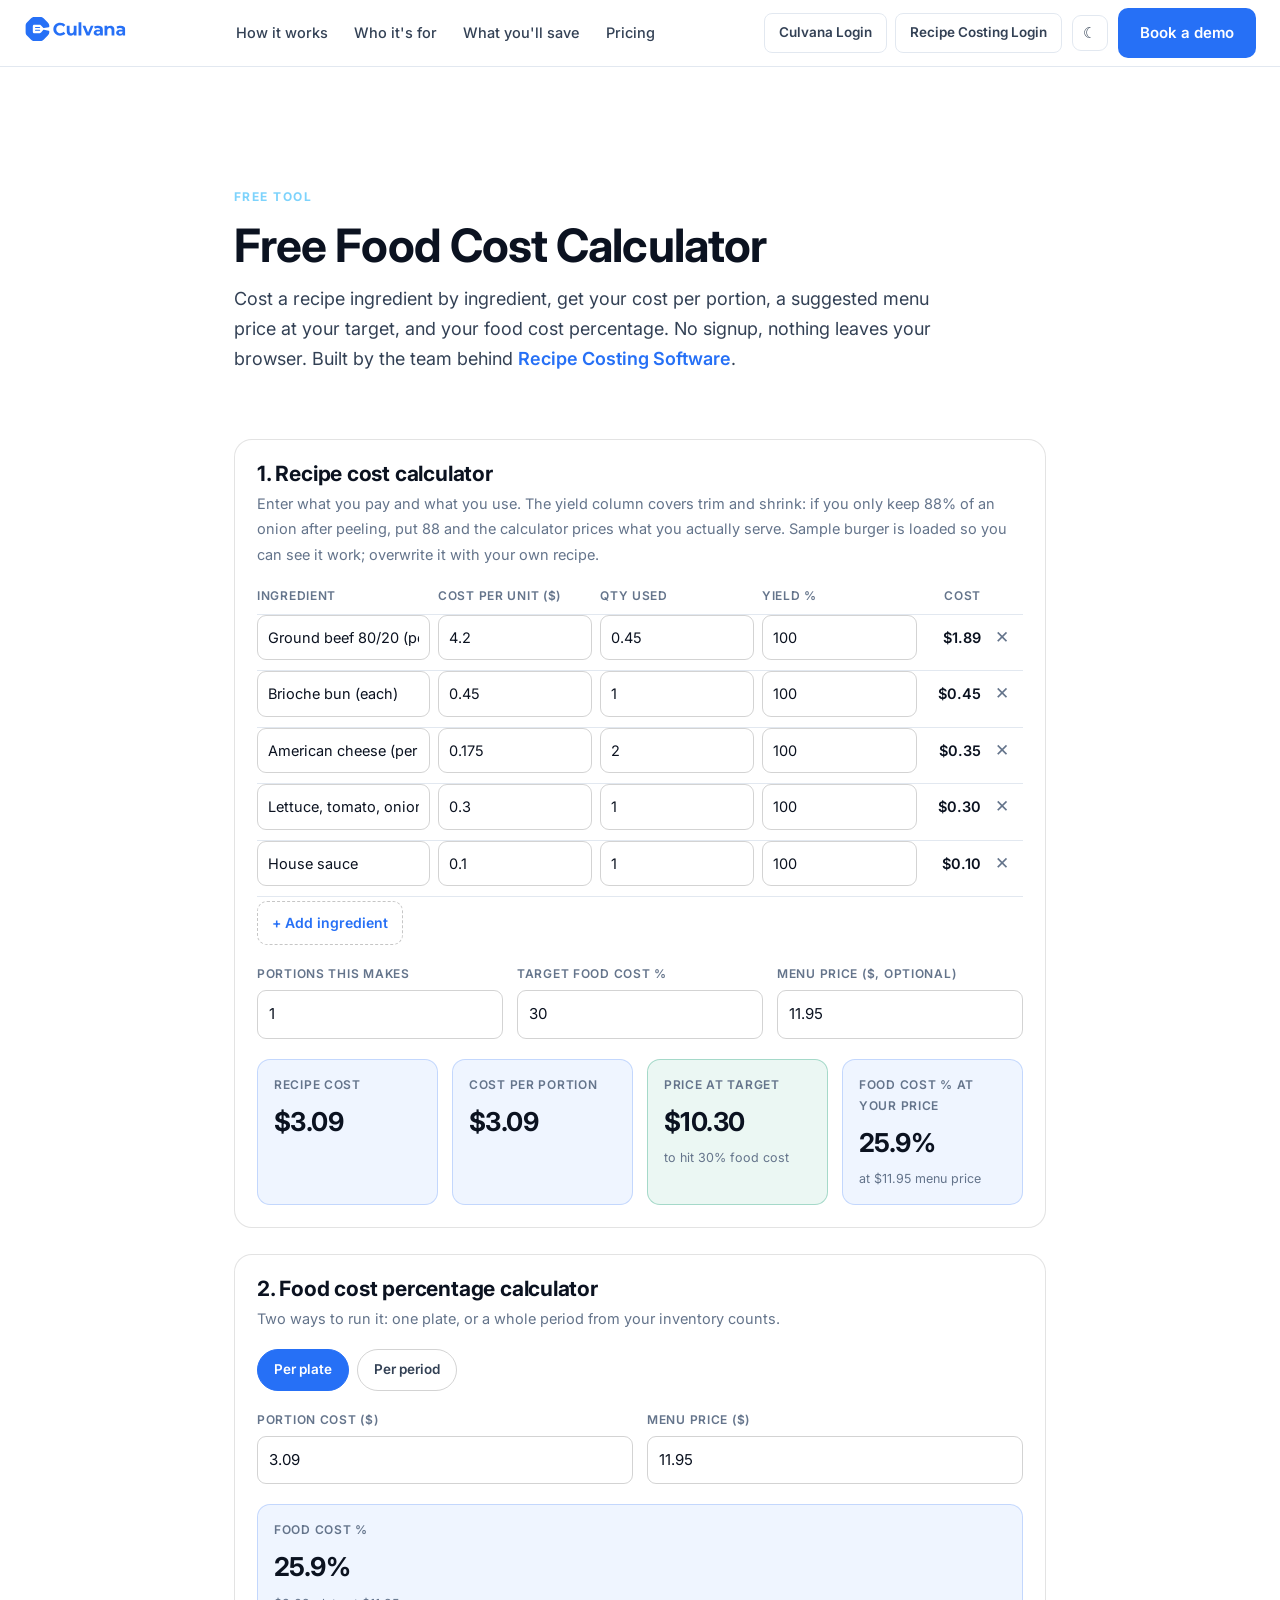
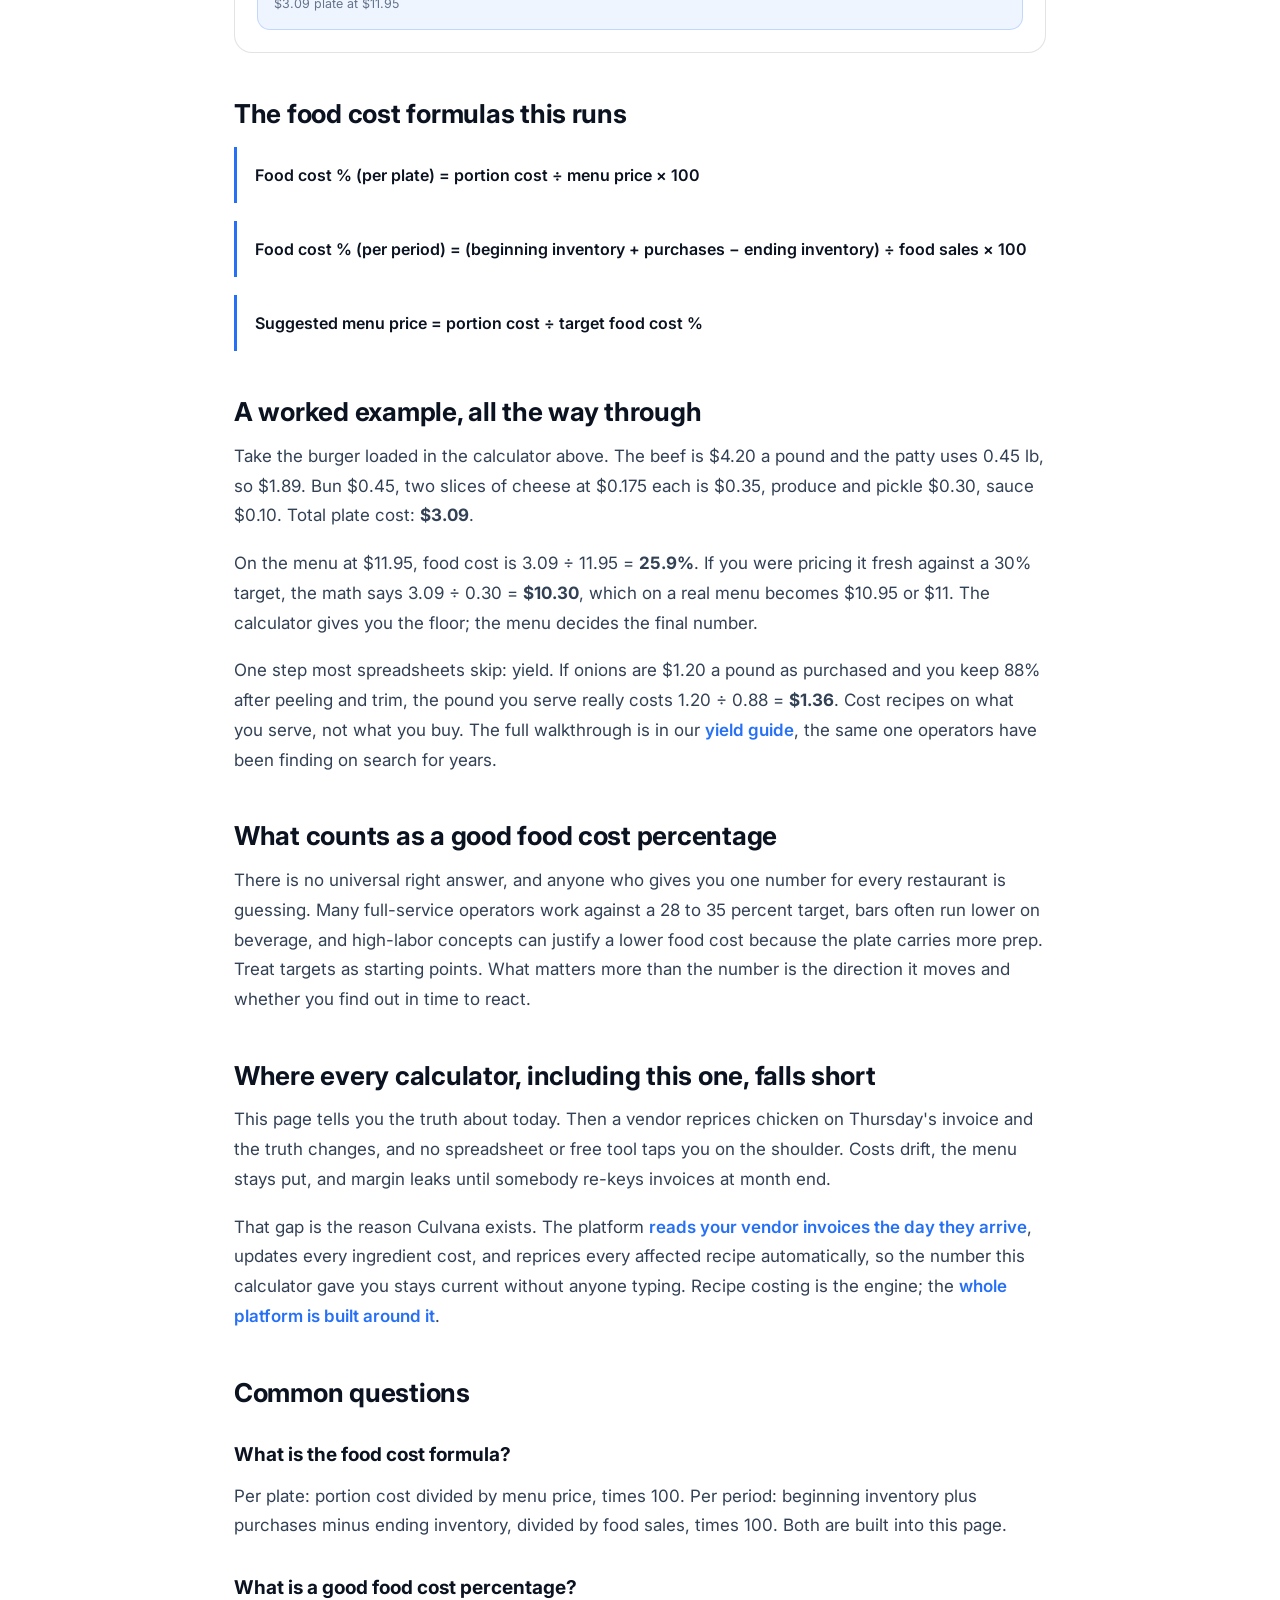
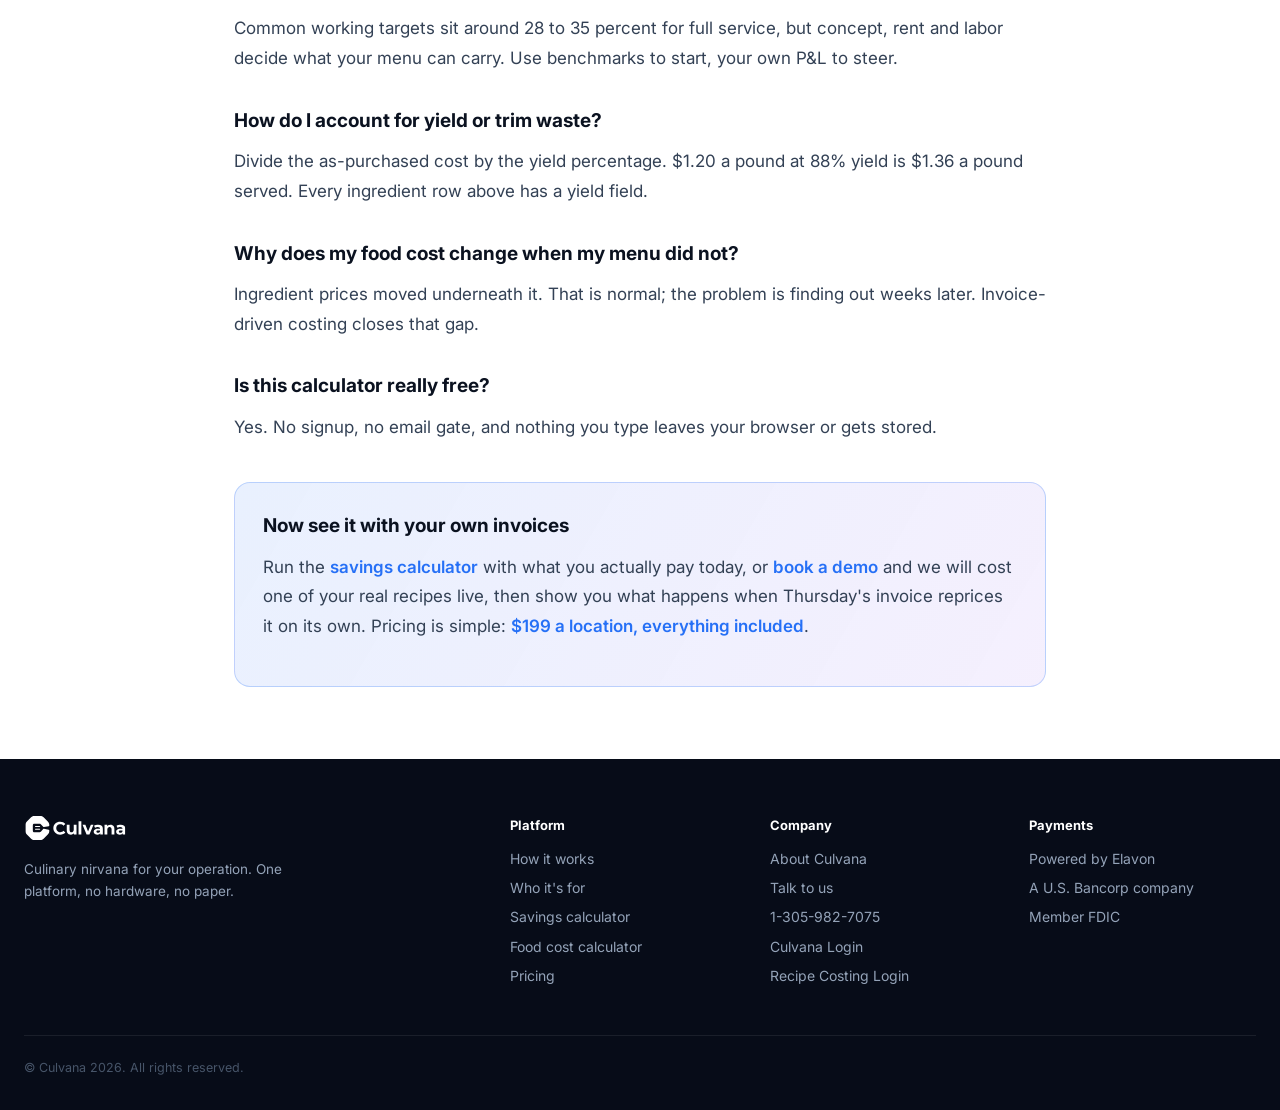
<file: food-cost-calculator/index.html>
<!doctype html>
<html lang="en">
<head>
<meta charset="utf-8">
<meta name="viewport" content="width=device-width,initial-scale=1">
<title>Free Food Cost Calculator for Restaurants | Culvana</title>
<meta name="description" content="Cost a recipe, get cost per portion, and find your food cost percentage in seconds. Free, no signup. Then see what happens when the math updates itself.">
<link rel="icon" href="/culvana-mark.svg">
<link rel="stylesheet" href="https://fonts.googleapis.com/css2?family=Inter:wght@400;500;600;700&display=swap">
<meta property="og:type" content="website">
<meta property="og:site_name" content="Culvana">
<meta property="og:title" content="Free Food Cost Calculator for Restaurants">
<meta property="og:description" content="Cost a recipe, get cost per portion, and find your food cost percentage in seconds. Free, no signup.">
<meta property="og:url" content="https://culvana.ai/food-cost-calculator/">
<link rel="canonical" href="https://culvana.ai/food-cost-calculator/">
<meta name="theme-color" content="#2670F6" media="(prefers-color-scheme: light)">
<meta name="theme-color" content="#080D16" media="(prefers-color-scheme: dark)">
<script type="application/ld+json">
{
  "@context":"https://schema.org",
  "@type":"WebApplication",
  "name":"Culvana Free Food Cost Calculator",
  "url":"https://culvana.ai/food-cost-calculator/",
  "applicationCategory":"BusinessApplication",
  "operatingSystem":"Web",
  "description":"Free food cost calculator for restaurants: cost a recipe ingredient by ingredient with yields, get cost per portion, a suggested menu price at your target food cost, and your food cost percentage.",
  "offers":{"@type":"Offer","price":"0","priceCurrency":"USD"},
  "publisher":{"@type":"Organization","name":"Culvana","url":"https://culvana.ai"}
}
</script>
<script type="application/ld+json">
{
  "@context":"https://schema.org",
  "@type":"BreadcrumbList",
  "itemListElement":[
    {"@type":"ListItem","position":1,"name":"Home","item":"https://culvana.ai/"},
    {"@type":"ListItem","position":2,"name":"Recipe Costing","item":"https://culvana.ai/recipe-costing/"},
    {"@type":"ListItem","position":3,"name":"Free Food Cost Calculator","item":"https://culvana.ai/food-cost-calculator/"}
  ]
}
</script>
<script type="application/ld+json">
{
  "@context":"https://schema.org",
  "@type":"FAQPage",
  "mainEntity":[
    {"@type":"Question","name":"What is the food cost formula?","acceptedAnswer":{"@type":"Answer","text":"Per plate: food cost percentage = portion cost divided by menu price, times 100. For a period: food cost percentage = (beginning inventory + purchases - ending inventory) divided by food sales, times 100."}},
    {"@type":"Question","name":"What is a good food cost percentage?","acceptedAnswer":{"@type":"Answer","text":"There is no single right number. Many full-service operators use 28 to 35 percent as a working target, and concepts with low labor or high volume often run leaner. Treat any benchmark as a starting point; your rent, labor and concept decide what your menu can carry."}},
    {"@type":"Question","name":"How do I account for yield or trim waste?","acceptedAnswer":{"@type":"Answer","text":"Divide the as-purchased cost by the yield percentage. If onions cost $1.20 per pound and you keep 88 percent after peeling and trim, your usable cost is $1.20 / 0.88 = $1.36 per pound. This calculator has a yield field on every ingredient row."}},
    {"@type":"Question","name":"Why does my food cost change when my menu did not?","acceptedAnswer":{"@type":"Answer","text":"Because ingredient prices moved. Vendor invoices reprice items week to week, and every affected recipe silently gains or loses margin. That is why a calculator is a snapshot; keeping costs current takes a system that reads invoices as they arrive."}},
    {"@type":"Question","name":"Is this calculator free?","acceptedAnswer":{"@type":"Answer","text":"Yes. No signup, no email gate. It runs in your browser and nothing you type is sent or stored anywhere."}}
  ]
}
</script>
<link rel="stylesheet" href="/style.css">
<script>
(function(){
  var saved = null;
  try { saved = localStorage.getItem('cv-theme'); } catch(e){}
  var sysDark = window.matchMedia && window.matchMedia('(prefers-color-scheme: dark)').matches;
  document.documentElement.setAttribute('data-theme', saved || (sysDark ? 'dark' : 'light'));
})();
</script>
<style>
.article-wrap{max-width:860px;margin:0 auto;padding:0 24px}
.article-hero{padding:120px 0 24px}
.article-hero h1{font-size:clamp(30px,4.5vw,46px);line-height:1.13;letter-spacing:-.02em;margin:14px 0 12px}
.article-hero .lead2{font-size:18px;line-height:1.65;color:var(--ink-soft);max-width:720px}
.article-body{padding:16px 0 72px;font-size:17px;line-height:1.75;color:var(--ink-soft)}
.article-body h2{font-size:26px;letter-spacing:-.01em;margin:46px 0 14px;color:var(--ink)}
.article-body h3{font-size:19px;margin:30px 0 10px;color:var(--ink)}
.article-body p{margin:0 0 18px}
.article-body ul{margin:0 0 18px;padding-left:22px}
.article-body li{margin-bottom:9px}
.article-body a{color:var(--brand);font-weight:600;text-decoration:none}
.article-body a:hover{text-decoration:underline}
.article-cta{background:linear-gradient(120deg,rgba(38,112,246,.10),rgba(124,58,237,.08));border:1px solid rgba(38,112,246,.25);border-radius:16px;padding:26px 28px;margin:40px 0 0}
.article-cta h3{margin-top:0;color:var(--ink)}
/* calculator */
.calcbox{background:var(--card,rgba(128,128,128,.06));border:1px solid rgba(128,128,128,.22);border-radius:18px;padding:22px;margin:26px 0}
.calcbox h2{margin:0 0 4px;font-size:21px;color:var(--ink)}
.calcbox .sub2{font-size:14.5px;color:var(--mute);margin:0 0 18px}
.ingtable{width:100%;border-collapse:collapse;font-size:14.5px}
.ingtable th{text-align:left;font-size:12px;letter-spacing:.06em;text-transform:uppercase;color:var(--mute);padding:0 8px 8px 0;font-weight:600}
.ingtable td{padding:0 8px 10px 0;vertical-align:middle}
.ingtable input{width:100%;box-sizing:border-box;background:transparent;border:1px solid rgba(128,128,128,.35);border-radius:9px;padding:9px 10px;font:inherit;font-size:14.5px;color:var(--ink)}
.ingtable input:focus{outline:2px solid var(--brand);outline-offset:1px;border-color:transparent}
.ingtable .linecost{white-space:nowrap;font-weight:600;color:var(--ink);min-width:64px;text-align:right}
.rowdel{background:none;border:none;color:var(--mute);font-size:17px;cursor:pointer;padding:4px 6px;border-radius:7px;line-height:1}
.rowdel:hover{color:#EF4444;background:rgba(239,68,68,.10)}
.addrow{background:none;border:1px dashed rgba(128,128,128,.45);border-radius:10px;color:var(--brand);font:inherit;font-size:14px;font-weight:600;padding:9px 14px;cursor:pointer;margin-top:4px}
.addrow:hover{border-color:var(--brand)}
.calcgrid{display:grid;grid-template-columns:repeat(auto-fit,minmax(170px,1fr));gap:14px;margin-top:18px}
.calcfield label{display:block;font-size:12px;letter-spacing:.06em;text-transform:uppercase;color:var(--mute);font-weight:600;margin-bottom:6px}
.calcfield input{width:100%;box-sizing:border-box;background:transparent;border:1px solid rgba(128,128,128,.35);border-radius:9px;padding:10px 11px;font:inherit;font-size:15px;color:var(--ink)}
.calcfield input:focus{outline:2px solid var(--brand);outline-offset:1px;border-color:transparent}
.results{display:grid;grid-template-columns:repeat(auto-fit,minmax(170px,1fr));gap:14px;margin-top:20px}
.res{background:rgba(38,112,246,.07);border:1px solid rgba(38,112,246,.22);border-radius:13px;padding:14px 16px}
.res .rl{font-size:12px;letter-spacing:.06em;text-transform:uppercase;color:var(--mute);font-weight:600}
.res .rv2{font-size:26px;font-weight:700;letter-spacing:-.02em;color:var(--ink);margin-top:4px}
.res.good{background:rgba(5,150,105,.08);border-color:rgba(5,150,105,.30)}
.res .rn{font-size:12.5px;color:var(--mute);margin-top:3px}
.modewrap{display:flex;gap:8px;margin:0 0 18px;flex-wrap:wrap}
.modebtn{border:1px solid rgba(128,128,128,.35);background:transparent;border-radius:999px;padding:8px 16px;font:inherit;font-size:13.5px;font-weight:600;color:var(--ink-soft);cursor:pointer}
.modebtn[aria-pressed="true"]{background:var(--brand);border-color:var(--brand);color:#fff}
.formula{background:var(--card,rgba(128,128,128,.06));border-left:3px solid var(--brand);border-radius:0 12px 12px 0;padding:14px 18px;margin:18px 0;font-size:16px;color:var(--ink);font-weight:600}
@media (max-width:640px){
  .ingtable th:nth-child(4),.ingtable td:nth-child(4){display:none}
}
</style>
</head>
<body>
<a class="skip" href="#main">Skip to content</a>

<nav>
  <div class="wrap">
    <a href="/"><img src="/culvana-lockup.svg" alt="Culvana" height="26" class="logo-img"></a>
    <div class="links" id="navlinks">
      <a href="/#how">How it works</a>
      <a href="/#who">Who it's for</a>
      <a href="/savings.html">What you'll save</a>
      <a href="/pricing/">Pricing</a>
      <a href="/launch.html" class="navlogin-mobile">Culvana Login</a>
      <a href="https://shared.recipe-costing.net/" class="navlogin-mobile">Recipe Costing Login</a>
    </div>
    <div style="display:flex;gap:10px;align-items:center">
      <div class="nav-logins">
        <a href="/launch.html" class="nav-login">Culvana Login</a>
        <a href="https://shared.recipe-costing.net/" class="nav-login">Recipe Costing Login</a>
      </div>
      <button id="burger" class="burger" type="button" aria-label="Menu" aria-expanded="false" aria-controls="navlinks">☰</button>
      <button id="themeBtn" class="theme-btn" type="button"></button>
      <a class="btn btn-p" href="/#talk">Book a demo</a>
    </div>
  </div>
</nav>

<main id="main">
<header class="article-hero">
  <div class="article-wrap">
    <div class="eyebrow" style="color:#7DD3FC">Free tool</div>
    <h1>Free Food Cost Calculator</h1>
    <p class="lead2">Cost a recipe ingredient by ingredient, get your cost per portion, a suggested menu price at your target, and your food cost percentage. No signup, nothing leaves your browser. Built by the team behind <a href="/recipe-costing/" style="color:var(--brand);text-decoration:none;font-weight:600">Recipe Costing Software</a>.</p>
  </div>
</header>

<article class="article-body">
  <div class="article-wrap">

    <section class="calcbox" aria-labelledby="rc-h">
      <h2 id="rc-h">1. Recipe cost calculator</h2>
      <p class="sub2">Enter what you pay and what you use. The yield column covers trim and shrink: if you only keep 88% of an onion after peeling, put 88 and the calculator prices what you actually serve. Sample burger is loaded so you can see it work; overwrite it with your own recipe.</p>
      <table class="ingtable" id="ingTable">
        <thead>
          <tr><th scope="col">Ingredient</th><th scope="col">Cost per unit ($)</th><th scope="col">Qty used</th><th scope="col">Yield %</th><th scope="col" style="text-align:right">Cost</th><th scope="col"><span class="sr-only" style="position:absolute;left:-9999px">Remove</span></th></tr>
        </thead>
        <tbody id="ingBody"></tbody>
      </table>
      <button type="button" class="addrow" id="addRow">+ Add ingredient</button>
      <div class="calcgrid">
        <div class="calcfield"><label for="servings">Portions this makes</label><input id="servings" type="number" inputmode="decimal" min="0" step="any" value="1"></div>
        <div class="calcfield"><label for="targetPct">Target food cost %</label><input id="targetPct" type="number" inputmode="decimal" min="0" max="100" step="any" value="30"></div>
        <div class="calcfield"><label for="menuPrice">Menu price ($, optional)</label><input id="menuPrice" type="number" inputmode="decimal" min="0" step="any" value="11.95"></div>
      </div>
      <div class="results" aria-live="polite">
        <div class="res"><div class="rl">Recipe cost</div><div class="rv2" id="outTotal">$0.00</div></div>
        <div class="res"><div class="rl">Cost per portion</div><div class="rv2" id="outPortion">$0.00</div></div>
        <div class="res good"><div class="rl">Price at target</div><div class="rv2" id="outSuggest">$0.00</div><div class="rn" id="outSuggestNote"></div></div>
        <div class="res"><div class="rl">Food cost % at your price</div><div class="rv2" id="outPct">0%</div><div class="rn" id="outPctNote"></div></div>
      </div>
    </section>

    <section class="calcbox" aria-labelledby="fp-h">
      <h2 id="fp-h">2. Food cost percentage calculator</h2>
      <p class="sub2">Two ways to run it: one plate, or a whole period from your inventory counts.</p>
      <div class="modewrap" role="group" aria-label="Calculator mode">
        <button type="button" class="modebtn" id="modePlate" aria-pressed="true">Per plate</button>
        <button type="button" class="modebtn" id="modePeriod" aria-pressed="false">Per period</button>
      </div>
      <div id="platePane">
        <div class="calcgrid">
          <div class="calcfield"><label for="pPortion">Portion cost ($)</label><input id="pPortion" type="number" inputmode="decimal" min="0" step="any" value="3.09"></div>
          <div class="calcfield"><label for="pPrice">Menu price ($)</label><input id="pPrice" type="number" inputmode="decimal" min="0" step="any" value="11.95"></div>
        </div>
      </div>
      <div id="periodPane" hidden>
        <div class="calcgrid">
          <div class="calcfield"><label for="bInv">Beginning inventory ($)</label><input id="bInv" type="number" inputmode="decimal" min="0" step="any" value="8200"></div>
          <div class="calcfield"><label for="purch">Purchases ($)</label><input id="purch" type="number" inputmode="decimal" min="0" step="any" value="11400"></div>
          <div class="calcfield"><label for="eInv">Ending inventory ($)</label><input id="eInv" type="number" inputmode="decimal" min="0" step="any" value="7600"></div>
          <div class="calcfield"><label for="sales">Food sales ($)</label><input id="sales" type="number" inputmode="decimal" min="0" step="any" value="40000"></div>
        </div>
      </div>
      <div class="results" aria-live="polite">
        <div class="res"><div class="rl" id="fcLabel">Food cost %</div><div class="rv2" id="outFc">0%</div><div class="rn" id="outFcNote"></div></div>
        <div class="res" id="usageBox" hidden><div class="rl">Cost of goods used</div><div class="rv2" id="outUsage">$0.00</div></div>
      </div>
    </section>

    <h2>The food cost formulas this runs</h2>
    <div class="formula">Food cost % (per plate) = portion cost ÷ menu price × 100</div>
    <div class="formula">Food cost % (per period) = (beginning inventory + purchases − ending inventory) ÷ food sales × 100</div>
    <div class="formula">Suggested menu price = portion cost ÷ target food cost %</div>

    <h2>A worked example, all the way through</h2>
    <p>Take the burger loaded in the calculator above. The beef is $4.20 a pound and the patty uses 0.45 lb, so $1.89. Bun $0.45, two slices of cheese at $0.175 each is $0.35, produce and pickle $0.30, sauce $0.10. Total plate cost: <strong>$3.09</strong>.</p>
    <p>On the menu at $11.95, food cost is 3.09 ÷ 11.95 = <strong>25.9%</strong>. If you were pricing it fresh against a 30% target, the math says 3.09 ÷ 0.30 = <strong>$10.30</strong>, which on a real menu becomes $10.95 or $11. The calculator gives you the floor; the menu decides the final number.</p>
    <p>One step most spreadsheets skip: yield. If onions are $1.20 a pound as purchased and you keep 88% after peeling and trim, the pound you serve really costs 1.20 ÷ 0.88 = <strong>$1.36</strong>. Cost recipes on what you serve, not what you buy. The full walkthrough is in our <a href="/blog/what-is-yield-and-how-to-calculate-it/">yield guide</a>, the same one operators have been finding on search for years.</p>

    <h2>What counts as a good food cost percentage</h2>
    <p>There is no universal right answer, and anyone who gives you one number for every restaurant is guessing. Many full-service operators work against a 28 to 35 percent target, bars often run lower on beverage, and high-labor concepts can justify a lower food cost because the plate carries more prep. Treat targets as starting points. What matters more than the number is the direction it moves and whether you find out in time to react.</p>

    <h2>Where every calculator, including this one, falls short</h2>
    <p>This page tells you the truth about today. Then a vendor reprices chicken on Thursday's invoice and the truth changes, and no spreadsheet or free tool taps you on the shoulder. Costs drift, the menu stays put, and margin leaks until somebody re-keys invoices at month end.</p>
    <p>That gap is the reason Culvana exists. The platform <a href="/#how">reads your vendor invoices the day they arrive</a>, updates every ingredient cost, and reprices every affected recipe automatically, so the number this calculator gave you stays current without anyone typing. Recipe costing is the engine; the <a href="/recipe-costing/">whole platform is built around it</a>.</p>

    <h2>Common questions</h2>
    <h3>What is the food cost formula?</h3>
    <p>Per plate: portion cost divided by menu price, times 100. Per period: beginning inventory plus purchases minus ending inventory, divided by food sales, times 100. Both are built into this page.</p>
    <h3>What is a good food cost percentage?</h3>
    <p>Common working targets sit around 28 to 35 percent for full service, but concept, rent and labor decide what your menu can carry. Use benchmarks to start, your own P&amp;L to steer.</p>
    <h3>How do I account for yield or trim waste?</h3>
    <p>Divide the as-purchased cost by the yield percentage. $1.20 a pound at 88% yield is $1.36 a pound served. Every ingredient row above has a yield field.</p>
    <h3>Why does my food cost change when my menu did not?</h3>
    <p>Ingredient prices moved underneath it. That is normal; the problem is finding out weeks later. Invoice-driven costing closes that gap.</p>
    <h3>Is this calculator really free?</h3>
    <p>Yes. No signup, no email gate, and nothing you type leaves your browser or gets stored.</p>

    <div class="article-cta">
      <h3>Now see it with your own invoices</h3>
      <p>Run the <a href="/savings.html">savings calculator</a> with what you actually pay today, or <a href="/#talk">book a demo</a> and we will cost one of your real recipes live, then show you what happens when Thursday's invoice reprices it on its own. Pricing is simple: <a href="/pricing/">$199 a location, everything included</a>.</p>
    </div>
  </div>
</article>
</main>

<footer>
  <div class="wrap">
    <div class="cols">
      <div>
        <img src="/culvana-lockup.svg" alt="Culvana" height="26" style="filter:brightness(0) invert(1);margin-bottom:12px">
        <p style="font-size:13.5px;max-width:280px">Culinary nirvana for your operation. One platform, no hardware, no paper.</p>
      </div>
      <div><h4>Platform</h4><ul>
        <li><a href="/#how">How it works</a></li>
        <li><a href="/#who">Who it's for</a></li>
        <li><a href="/savings.html">Savings calculator</a></li>
        <li><a href="/food-cost-calculator/">Food cost calculator</a></li>
        <li><a href="/pricing/">Pricing</a></li>
      </ul></div>
      <div><h4>Company</h4><ul>
        <li><a href="/about/">About Culvana</a></li>
        <li><a href="/#talk">Talk to us</a></li>
        <li><a href="tel:+13059827075">1-305-982-7075</a></li>
        <li><a href="/launch.html">Culvana Login</a></li>
        <li><a href="https://shared.recipe-costing.net/">Recipe Costing Login</a></li>
      </ul></div>
      <div><h4>Payments</h4><ul>
        <li>Powered by Elavon</li>
        <li>A U.S. Bancorp company</li>
        <li>Member FDIC</li>
      </ul></div>
    </div>
    <div class="base">&copy; Culvana <span id="yr"></span>. All rights reserved.</div>
  </div>
</footer>

<script>
document.getElementById('yr').textContent = new Date().getFullYear();
(function(){
  var btn = document.getElementById('themeBtn');
  if (!btn) return;
  var paint = function(){
    var dark = document.documentElement.getAttribute('data-theme') === 'dark';
    btn.textContent = dark ? '☀' : '☾';
    btn.setAttribute('aria-label', dark ? 'Switch to light mode' : 'Switch to dark mode');
  };
  paint();
  btn.addEventListener('click', function(){
    var next = document.documentElement.getAttribute('data-theme') === 'dark' ? 'light' : 'dark';
    document.documentElement.setAttribute('data-theme', next);
    try { localStorage.setItem('cv-theme', next); } catch(e){}
    paint();
  });
})();
(function(){
  var b = document.getElementById('burger'), l = document.getElementById('navlinks');
  if (!b || !l) return;
  b.addEventListener('click', function(){
    var open = l.classList.toggle('open');
    b.setAttribute('aria-expanded', open ? 'true' : 'false');
    b.textContent = open ? '✕' : '☰';
  });
  l.querySelectorAll('a').forEach(function(a){
    a.addEventListener('click', function(){ l.classList.remove('open'); b.setAttribute('aria-expanded','false'); b.textContent='☰'; });
  });
})();

/* ---------- calculator ---------- */
(function(){
  var money = function(n){ return '$' + (isFinite(n) ? n : 0).toLocaleString('en-US', {minimumFractionDigits:2, maximumFractionDigits:2}); };
  var pct = function(n){ return (isFinite(n) ? n : 0).toFixed(1).replace(/\.0$/,'') + '%'; };
  var num = function(el){ var v = parseFloat(el.value); return isFinite(v) ? v : 0; };

  /* line cost = unit cost x qty / (yield/100) */
  function lineCost(cost, qty, yieldPct){
    var y = (yieldPct > 0 && yieldPct <= 100) ? yieldPct / 100 : 1;
    return cost * qty / y;
  }

  var body = document.getElementById('ingBody');
  var seed = [
    ['Ground beef 80/20 (per lb)', 4.20, 0.45, 100],
    ['Brioche bun (each)', 0.45, 1, 100],
    ['American cheese (per slice)', 0.175, 2, 100],
    ['Lettuce, tomato, onion, pickle', 0.30, 1, 100],
    ['House sauce', 0.10, 1, 100]
  ];

  function addRow(vals){
    var tr = document.createElement('tr');
    tr.innerHTML =
      '<td><input type="text" aria-label="Ingredient name" placeholder="Ingredient"></td>' +
      '<td><input type="number" inputmode="decimal" min="0" step="any" aria-label="Cost per unit in dollars" placeholder="0.00"></td>' +
      '<td><input type="number" inputmode="decimal" min="0" step="any" aria-label="Quantity used" placeholder="0"></td>' +
      '<td><input type="number" inputmode="decimal" min="1" max="100" step="any" aria-label="Yield percent" placeholder="100"></td>' +
      '<td class="linecost">$0.00</td>' +
      '<td><button type="button" class="rowdel" aria-label="Remove ingredient">✕</button></td>';
    var ins = tr.querySelectorAll('input');
    if (vals){ ins[0].value = vals[0]; ins[1].value = vals[1]; ins[2].value = vals[2]; ins[3].value = vals[3]; }
    tr.addEventListener('input', recalc);
    tr.querySelector('.rowdel').addEventListener('click', function(){ tr.remove(); recalc(); });
    body.appendChild(tr);
  }

  function recalc(){
    var total = 0;
    body.querySelectorAll('tr').forEach(function(tr){
      var ins = tr.querySelectorAll('input');
      var c = lineCost(parseFloat(ins[1].value) || 0, parseFloat(ins[2].value) || 0, parseFloat(ins[3].value) || 100);
      tr.querySelector('.linecost').textContent = money(c);
      total += c;
    });
    var servings = num(document.getElementById('servings')) || 1;
    var portion = total / servings;
    var target = num(document.getElementById('targetPct'));
    var price = num(document.getElementById('menuPrice'));

    document.getElementById('outTotal').textContent = money(total);
    document.getElementById('outPortion').textContent = money(portion);

    var sug = target > 0 ? portion / (target / 100) : 0;
    document.getElementById('outSuggest').textContent = money(sug);
    document.getElementById('outSuggestNote').textContent = target > 0 ? 'to hit ' + pct(target) + ' food cost' : '';

    if (price > 0){
      var fc = portion / price * 100;
      document.getElementById('outPct').textContent = pct(fc);
      document.getElementById('outPctNote').textContent = 'at ' + money(price) + ' menu price';
    } else {
      document.getElementById('outPct').textContent = '…';
      document.getElementById('outPctNote').textContent = 'enter a menu price';
    }

    /* keep the per-plate pane in sync with the recipe above */
    var pp = document.getElementById('pPortion');
    if (pp && !pp.matches(':focus')) { pp.value = portion ? portion.toFixed(2) : ''; }
    recalcFc();
  }

  ['servings','targetPct','menuPrice'].forEach(function(id){
    document.getElementById(id).addEventListener('input', recalc);
  });
  document.getElementById('addRow').addEventListener('click', function(){ addRow(); });
  seed.forEach(addRow);

  /* --- percentage calculator --- */
  var plateMode = true;
  function recalcFc(){
    var fc, note = '';
    if (plateMode){
      var pc = num(document.getElementById('pPortion')), pr = num(document.getElementById('pPrice'));
      fc = pr > 0 ? pc / pr * 100 : 0;
      note = pr > 0 ? money(pc) + ' plate at ' + money(pr) : 'enter both numbers';
      document.getElementById('usageBox').hidden = true;
    } else {
      var used = num(document.getElementById('bInv')) + num(document.getElementById('purch')) - num(document.getElementById('eInv'));
      var s = num(document.getElementById('sales'));
      fc = s > 0 ? used / s * 100 : 0;
      note = 'inventory + purchases − ending, over sales';
      document.getElementById('outUsage').textContent = money(used);
      document.getElementById('usageBox').hidden = false;
    }
    document.getElementById('outFc').textContent = pct(fc);
    document.getElementById('outFcNote').textContent = note;
  }
  function setMode(plate){
    plateMode = plate;
    document.getElementById('modePlate').setAttribute('aria-pressed', plate ? 'true' : 'false');
    document.getElementById('modePeriod').setAttribute('aria-pressed', plate ? 'false' : 'true');
    document.getElementById('platePane').hidden = !plate;
    document.getElementById('periodPane').hidden = plate;
    recalcFc();
  }
  document.getElementById('modePlate').addEventListener('click', function(){ setMode(true); });
  document.getElementById('modePeriod').addEventListener('click', function(){ setMode(false); });
  ['pPortion','pPrice','bInv','purch','eInv','sales'].forEach(function(id){
    document.getElementById(id).addEventListener('input', recalcFc);
  });

  recalc();
})();
</script>
<!--Start of Tawk.to Script-->
<script type="text/javascript">
var Tawk_API=Tawk_API||{}, Tawk_LoadStart=new Date();
(function(){
var s1=document.createElement("script"),s0=document.getElementsByTagName("script")[0];
s1.async=true;
s1.src='https://embed.tawk.to/62b45cfc7b967b1179962215/1g688mf39';
s1.charset='UTF-8';
s1.setAttribute('crossorigin','*');
s0.parentNode.insertBefore(s1,s0);
})();
</script>
<!--End of Tawk.to Script-->
</body>
</html>
</file>
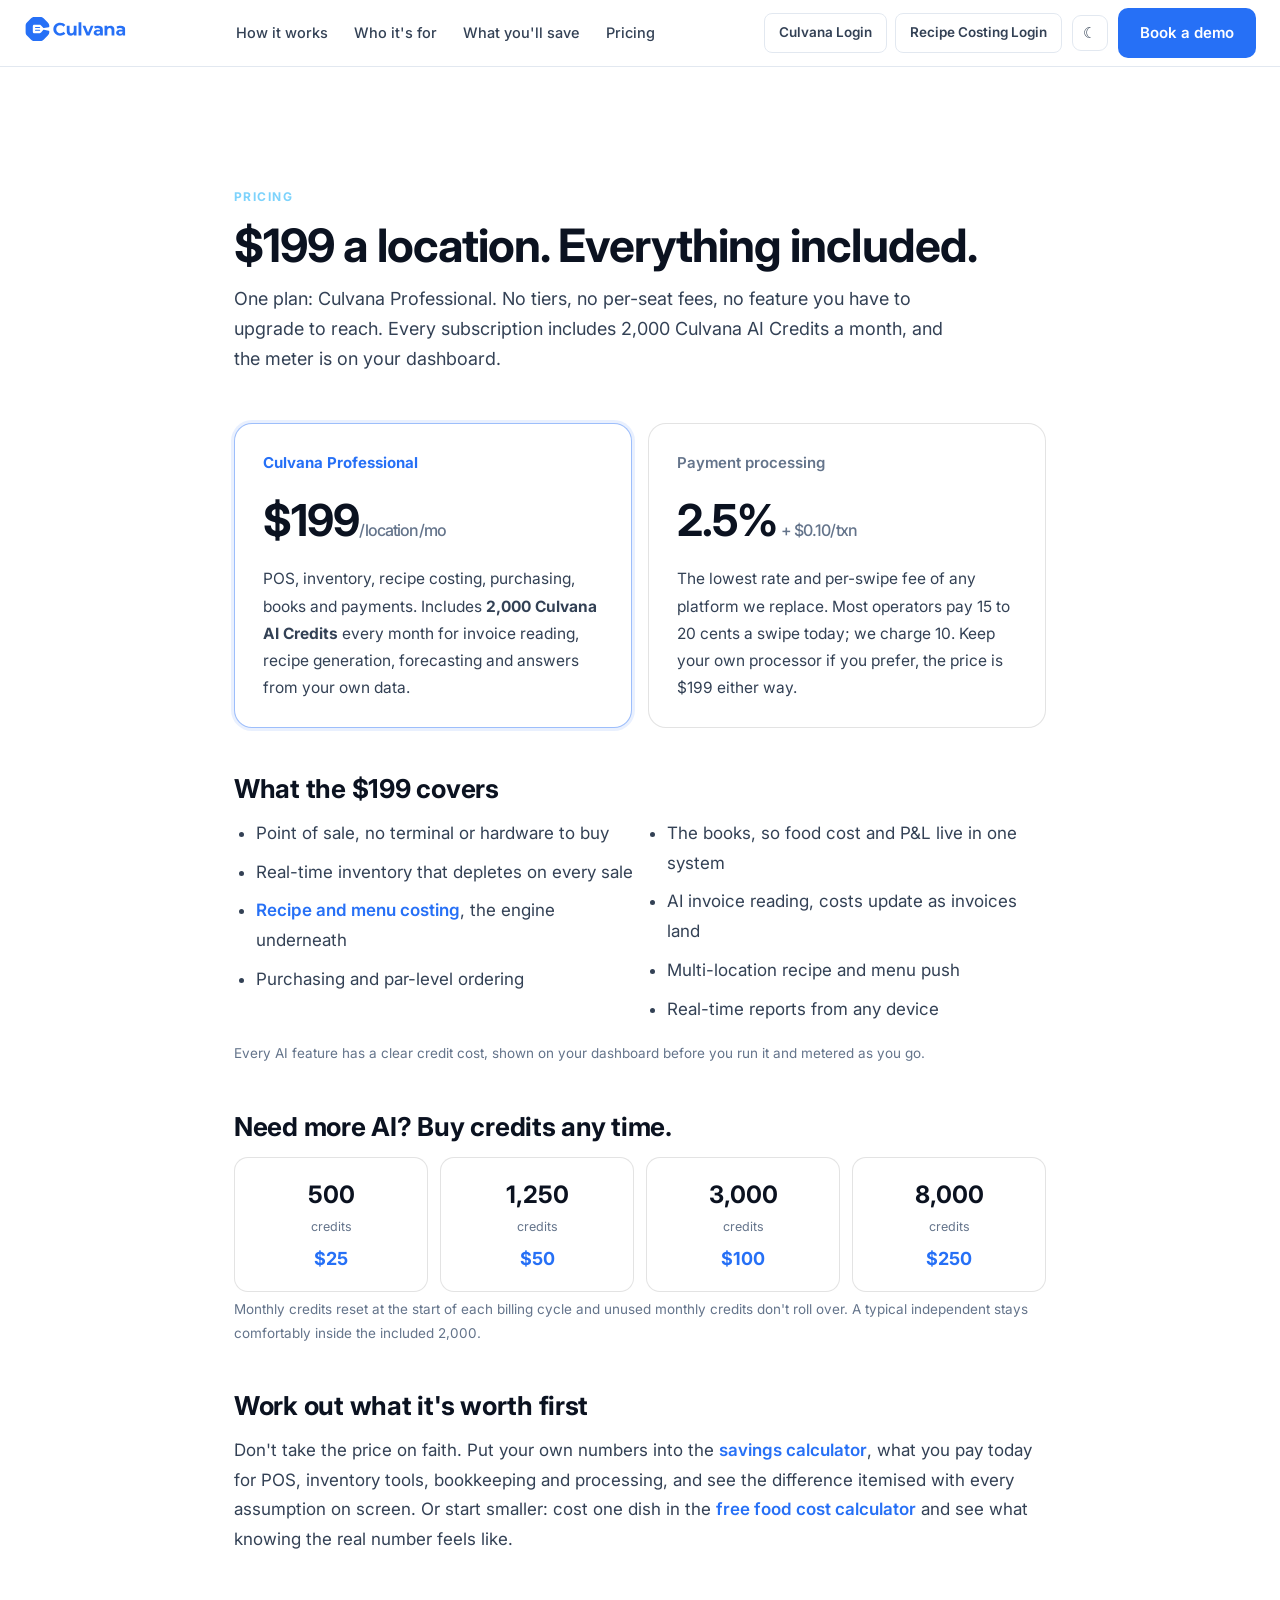
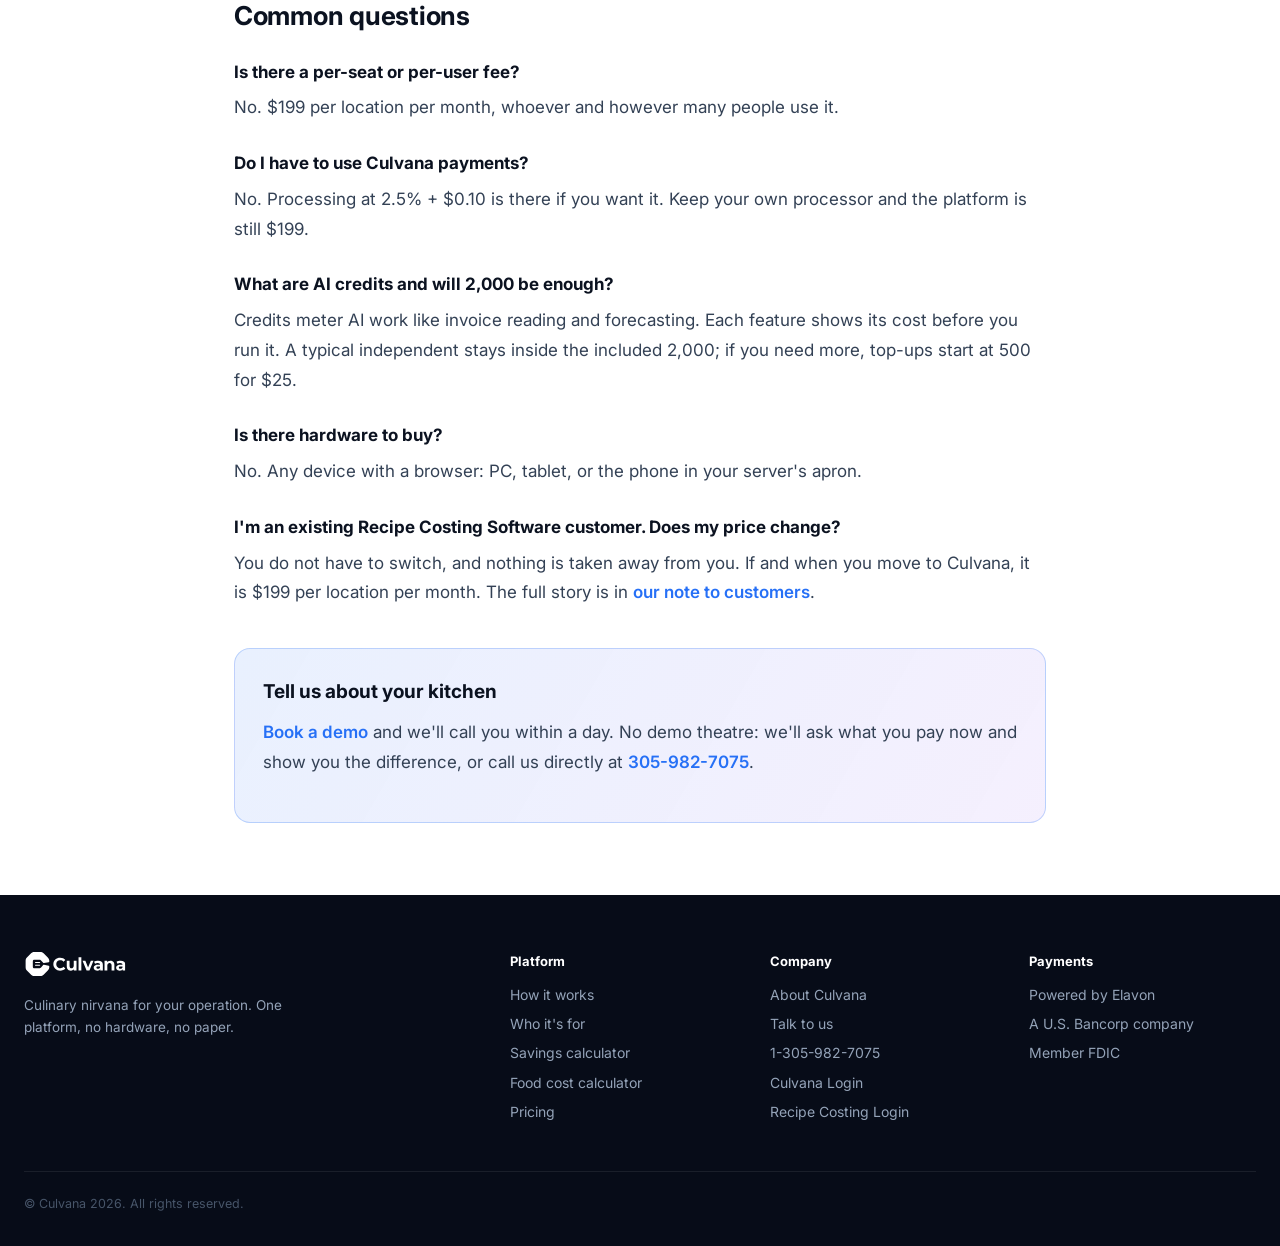
<file: pricing/index.html>
<!doctype html>
<html lang="en">
<head>
<meta charset="utf-8">
<meta name="viewport" content="width=device-width,initial-scale=1">
<title>Pricing: $199 a Location, Everything Included | Culvana</title>
<meta name="description" content="One plan. $199 per location per month for POS, inventory, recipe costing, purchasing, books and payments, with 2,000 AI credits included. Processing at 2.5% + 10¢.">
<link rel="icon" href="/culvana-mark.svg">
<link rel="stylesheet" href="https://fonts.googleapis.com/css2?family=Inter:wght@400;500;600;700&display=swap">
<meta property="og:type" content="website">
<meta property="og:site_name" content="Culvana">
<meta property="og:title" content="Culvana Pricing: $199 a Location, Everything Included">
<meta property="og:description" content="One plan. POS, inventory, recipe costing, purchasing, books and payments, with 2,000 AI credits a month included.">
<meta property="og:url" content="https://culvana.ai/pricing/">
<link rel="canonical" href="https://culvana.ai/pricing/">
<meta name="theme-color" content="#2670F6" media="(prefers-color-scheme: light)">
<meta name="theme-color" content="#080D16" media="(prefers-color-scheme: dark)">
<script type="application/ld+json">
{
  "@context":"https://schema.org",
  "@type":"SoftwareApplication",
  "name":"Culvana",
  "applicationCategory":"BusinessApplication",
  "operatingSystem":"Web",
  "description":"AI-native restaurant platform: POS, inventory, recipe costing, purchasing, books and payments in one system.",
  "offers":{
    "@type":"Offer",
    "price":"199",
    "priceCurrency":"USD",
    "description":"Culvana Professional, per location per month. Includes 2,000 Culvana AI Credits.",
    "priceSpecification":{
      "@type":"UnitPriceSpecification",
      "price":"199",
      "priceCurrency":"USD",
      "unitText":"per location per month"
    }
  },
  "publisher":{"@type":"Organization","name":"Culvana","url":"https://culvana.ai"}
}
</script>
<script type="application/ld+json">
{
  "@context":"https://schema.org",
  "@type":"BreadcrumbList",
  "itemListElement":[
    {"@type":"ListItem","position":1,"name":"Home","item":"https://culvana.ai/"},
    {"@type":"ListItem","position":2,"name":"Pricing","item":"https://culvana.ai/pricing/"}
  ]
}
</script>
<script type="application/ld+json">
{
  "@context":"https://schema.org",
  "@type":"FAQPage",
  "mainEntity":[
    {"@type":"Question","name":"How much does Culvana cost?","acceptedAnswer":{"@type":"Answer","text":"One plan: Culvana Professional at $199 per location per month. It includes POS, inventory, recipe costing, purchasing, books and payments, plus 2,000 Culvana AI Credits every month. No tiers and no per-seat fees."}},
    {"@type":"Question","name":"What does payment processing cost?","acceptedAnswer":{"@type":"Answer","text":"2.5% plus 10 cents per transaction if you process with Culvana. You can keep your own processor if you prefer; the platform price is $199 either way."}},
    {"@type":"Question","name":"What are Culvana AI Credits?","acceptedAnswer":{"@type":"Answer","text":"Credits meter AI work like invoice reading, recipe generation, forecasting and answers from your own data. Every subscription includes 2,000 credits a month, each AI feature shows its credit cost before you run it, and you can buy more any time: 500 for $25, 1,250 for $50, 3,000 for $100 or 8,000 for $250."}},
    {"@type":"Question","name":"Do unused AI credits roll over?","acceptedAnswer":{"@type":"Answer","text":"Monthly included credits reset at the start of each billing cycle and unused monthly credits do not roll over. A typical independent stays comfortably inside the included 2,000."}},
    {"@type":"Question","name":"Is there hardware to buy?","acceptedAnswer":{"@type":"Answer","text":"No. Culvana is cloud software that runs on any device with a browser. There is no terminal or hardware purchase required."}}
  ]
}
</script>
<link rel="stylesheet" href="/style.css">
<script>
(function(){
  var saved = null;
  try { saved = localStorage.getItem('cv-theme'); } catch(e){}
  var sysDark = window.matchMedia && window.matchMedia('(prefers-color-scheme: dark)').matches;
  document.documentElement.setAttribute('data-theme', saved || (sysDark ? 'dark' : 'light'));
})();
</script>
<style>
.article-wrap{max-width:860px;margin:0 auto;padding:0 24px}
.article-hero{padding:120px 0 24px}
.article-hero h1{font-size:clamp(30px,4.5vw,46px);line-height:1.13;letter-spacing:-.02em;margin:14px 0 12px}
.article-hero .lead2{font-size:18px;line-height:1.65;color:var(--ink-soft);max-width:720px}
.article-body{padding:16px 0 72px;font-size:17px;line-height:1.75;color:var(--ink-soft)}
.article-body h2{font-size:26px;letter-spacing:-.01em;margin:46px 0 14px;color:var(--ink)}
.article-body h3{font-size:19px;margin:30px 0 10px;color:var(--ink)}
.article-body p{margin:0 0 18px}
.article-body ul{margin:0 0 18px;padding-left:22px}
.article-body li{margin-bottom:9px}
.article-body a{color:var(--brand);font-weight:600;text-decoration:none}
.article-body a:hover{text-decoration:underline}
.article-cta{background:linear-gradient(120deg,rgba(38,112,246,.10),rgba(124,58,237,.08));border:1px solid rgba(38,112,246,.25);border-radius:16px;padding:26px 28px;margin:40px 0 0}
.article-cta h3{margin-top:0;color:var(--ink)}
.pgrid{display:grid;grid-template-columns:repeat(auto-fit,minmax(280px,1fr));gap:16px;margin:10px 0 8px}
.pcard{background:var(--card,rgba(128,128,128,.06));border:1px solid rgba(128,128,128,.22);border-radius:18px;padding:26px 28px}
.pcard.featured{border-color:rgba(38,112,246,.45);box-shadow:0 0 0 3px rgba(38,112,246,.10)}
.pcard h3{margin:0;font-size:15px;color:var(--brand);font-weight:700}
.pcard .bignum{font-size:44px;font-weight:700;letter-spacing:-.02em;margin:6px 0;color:var(--ink)}
.pcard .bignum span{font-size:16px;color:var(--mute);font-weight:500}
.pcard p{font-size:15.5px;margin:0}
.inclist{columns:2;column-gap:32px;padding-left:22px;margin:0 0 18px}
.inclist li{break-inside:avoid}
@media (max-width:640px){.inclist{columns:1}}
.credrow{display:flex;gap:12px;flex-wrap:wrap;margin:14px 0 6px}
.credcard{flex:1;min-width:130px;text-align:center;background:var(--card,rgba(128,128,128,.06));border:1px solid rgba(128,128,128,.22);border-radius:14px;padding:16px 10px}
.credcard .cn{font-size:24px;font-weight:700;color:var(--ink)}
.credcard .cl{font-size:12.5px;color:var(--mute)}
.credcard .cp{font-size:18px;font-weight:700;color:var(--brand);margin-top:6px}
.finemute{font-size:13.5px;color:var(--mute)}
.faq h3{font-size:17px;color:var(--ink);margin:26px 0 6px}
</style>
</head>
<body>
<a class="skip" href="#main">Skip to content</a>

<nav>
  <div class="wrap">
    <a href="/"><img src="/culvana-lockup.svg" alt="Culvana" height="26" class="logo-img"></a>
    <div class="links" id="navlinks">
      <a href="/#how">How it works</a>
      <a href="/#who">Who it's for</a>
      <a href="/savings.html">What you'll save</a>
      <a href="/pricing/">Pricing</a>
      <a href="/launch.html" class="navlogin-mobile">Culvana Login</a>
      <a href="https://shared.recipe-costing.net/" class="navlogin-mobile">Recipe Costing Login</a>
    </div>
    <div style="display:flex;gap:10px;align-items:center">
      <div class="nav-logins">
        <a href="/launch.html" class="nav-login">Culvana Login</a>
        <a href="https://shared.recipe-costing.net/" class="nav-login">Recipe Costing Login</a>
      </div>
      <button id="burger" class="burger" type="button" aria-label="Menu" aria-expanded="false" aria-controls="navlinks">☰</button>
      <button id="themeBtn" class="theme-btn" type="button"></button>
      <a class="btn btn-p" href="/#talk">Book a demo</a>
    </div>
  </div>
</nav>

<main id="main">
<header class="article-hero">
  <div class="article-wrap">
    <div class="eyebrow" style="color:#7DD3FC">Pricing</div>
    <h1>$199 a location. Everything included.</h1>
    <p class="lead2">One plan: Culvana Professional. No tiers, no per-seat fees, no feature you have to upgrade to reach. Every subscription includes 2,000 Culvana AI Credits a month, and the meter is on your dashboard.</p>
  </div>
</header>

<article class="article-body">
  <div class="article-wrap">

    <div class="pgrid">
      <div class="pcard featured">
        <h3>Culvana Professional</h3>
        <div class="bignum">$199<span>/location/mo</span></div>
        <p>POS, inventory, recipe costing, purchasing, books and payments. Includes <strong>2,000 Culvana AI Credits</strong> every month for invoice reading, recipe generation, forecasting and answers from your own data.</p>
      </div>
      <div class="pcard">
        <h3 style="color:var(--mute);font-weight:600">Payment processing</h3>
        <div class="bignum">2.5%<span> + $0.10/txn</span></div>
        <p>The lowest rate and per-swipe fee of any platform we replace. Most operators pay 15 to 20 cents a swipe today; we charge 10. Keep your own processor if you prefer, the price is $199 either way.</p>
      </div>
    </div>

    <h2>What the $199 covers</h2>
    <ul class="inclist">
      <li>Point of sale, no terminal or hardware to buy</li>
      <li>Real-time inventory that depletes on every sale</li>
      <li><a href="/recipe-costing/">Recipe and menu costing</a>, the engine underneath</li>
      <li>Purchasing and par-level ordering</li>
      <li>The books, so food cost and P&amp;L live in one system</li>
      <li>AI invoice reading, costs update as invoices land</li>
      <li>Multi-location recipe and menu push</li>
      <li>Real-time reports from any device</li>
    </ul>
    <p class="finemute">Every AI feature has a clear credit cost, shown on your dashboard before you run it and metered as you go.</p>

    <h2>Need more AI? Buy credits any time.</h2>
    <div class="credrow">
      <div class="credcard"><div class="cn">500</div><div class="cl">credits</div><div class="cp">$25</div></div>
      <div class="credcard"><div class="cn">1,250</div><div class="cl">credits</div><div class="cp">$50</div></div>
      <div class="credcard"><div class="cn">3,000</div><div class="cl">credits</div><div class="cp">$100</div></div>
      <div class="credcard"><div class="cn">8,000</div><div class="cl">credits</div><div class="cp">$250</div></div>
    </div>
    <p class="finemute">Monthly credits reset at the start of each billing cycle and unused monthly credits don't roll over. A typical independent stays comfortably inside the included 2,000.</p>

    <h2>Work out what it's worth first</h2>
    <p>Don't take the price on faith. Put your own numbers into the <a href="/savings.html">savings calculator</a>, what you pay today for POS, inventory tools, bookkeeping and processing, and see the difference itemised with every assumption on screen. Or start smaller: cost one dish in the <a href="/food-cost-calculator/">free food cost calculator</a> and see what knowing the real number feels like.</p>

    <h2>Common questions</h2>
    <div class="faq">
      <h3>Is there a per-seat or per-user fee?</h3>
      <p>No. $199 per location per month, whoever and however many people use it.</p>
      <h3>Do I have to use Culvana payments?</h3>
      <p>No. Processing at 2.5% + $0.10 is there if you want it. Keep your own processor and the platform is still $199.</p>
      <h3>What are AI credits and will 2,000 be enough?</h3>
      <p>Credits meter AI work like invoice reading and forecasting. Each feature shows its cost before you run it. A typical independent stays inside the included 2,000; if you need more, top-ups start at 500 for $25.</p>
      <h3>Is there hardware to buy?</h3>
      <p>No. Any device with a browser: PC, tablet, or the phone in your server's apron.</p>
      <h3>I'm an existing Recipe Costing Software customer. Does my price change?</h3>
      <p>You do not have to switch, and nothing is taken away from you. If and when you move to Culvana, it is $199 per location per month. The full story is in <a href="/recipe-costing-software-is-now-culvana/">our note to customers</a>.</p>
    </div>

    <div class="article-cta">
      <h3>Tell us about your kitchen</h3>
      <p><a href="/#talk">Book a demo</a> and we'll call you within a day. No demo theatre: we'll ask what you pay now and show you the difference, or call us directly at <a href="tel:+13059827075">305-982-7075</a>.</p>
    </div>
  </div>
</article>
</main>

<footer>
  <div class="wrap">
    <div class="cols">
      <div>
        <img src="/culvana-lockup.svg" alt="Culvana" height="26" style="filter:brightness(0) invert(1);margin-bottom:12px">
        <p style="font-size:13.5px;max-width:280px">Culinary nirvana for your operation. One platform, no hardware, no paper.</p>
      </div>
      <div><h4>Platform</h4><ul>
        <li><a href="/#how">How it works</a></li>
        <li><a href="/#who">Who it's for</a></li>
        <li><a href="/savings.html">Savings calculator</a></li>
        <li><a href="/food-cost-calculator/">Food cost calculator</a></li>
        <li><a href="/pricing/">Pricing</a></li>
      </ul></div>
      <div><h4>Company</h4><ul>
        <li><a href="/about/">About Culvana</a></li>
        <li><a href="/#talk">Talk to us</a></li>
        <li><a href="tel:+13059827075">1-305-982-7075</a></li>
        <li><a href="/launch.html">Culvana Login</a></li>
        <li><a href="https://shared.recipe-costing.net/">Recipe Costing Login</a></li>
      </ul></div>
      <div><h4>Payments</h4><ul>
        <li>Powered by Elavon</li>
        <li>A U.S. Bancorp company</li>
        <li>Member FDIC</li>
      </ul></div>
    </div>
    <div class="base">&copy; Culvana <span id="yr"></span>. All rights reserved.</div>
  </div>
</footer>

<script>
document.getElementById('yr').textContent = new Date().getFullYear();
(function(){
  var btn = document.getElementById('themeBtn');
  if (!btn) return;
  var paint = function(){
    var dark = document.documentElement.getAttribute('data-theme') === 'dark';
    btn.textContent = dark ? '☀' : '☾';
    btn.setAttribute('aria-label', dark ? 'Switch to light mode' : 'Switch to dark mode');
  };
  paint();
  btn.addEventListener('click', function(){
    var next = document.documentElement.getAttribute('data-theme') === 'dark' ? 'light' : 'dark';
    document.documentElement.setAttribute('data-theme', next);
    try { localStorage.setItem('cv-theme', next); } catch(e){}
    paint();
  });
})();
(function(){
  var b = document.getElementById('burger'), l = document.getElementById('navlinks');
  if (!b || !l) return;
  b.addEventListener('click', function(){
    var open = l.classList.toggle('open');
    b.setAttribute('aria-expanded', open ? 'true' : 'false');
    b.textContent = open ? '✕' : '☰';
  });
  l.querySelectorAll('a').forEach(function(a){
    a.addEventListener('click', function(){ l.classList.remove('open'); b.setAttribute('aria-expanded','false'); b.textContent='☰'; });
  });
})();
</script>
<!--Start of Tawk.to Script-->
<script type="text/javascript">
var Tawk_API=Tawk_API||{}, Tawk_LoadStart=new Date();
(function(){
var s1=document.createElement("script"),s0=document.getElementsByTagName("script")[0];
s1.async=true;
s1.src='https://embed.tawk.to/62b45cfc7b967b1179962215/1g688mf39';
s1.charset='UTF-8';
s1.setAttribute('crossorigin','*');
s0.parentNode.insertBefore(s1,s0);
})();
</script>
<!--End of Tawk.to Script-->
</body>
</html>
</file>
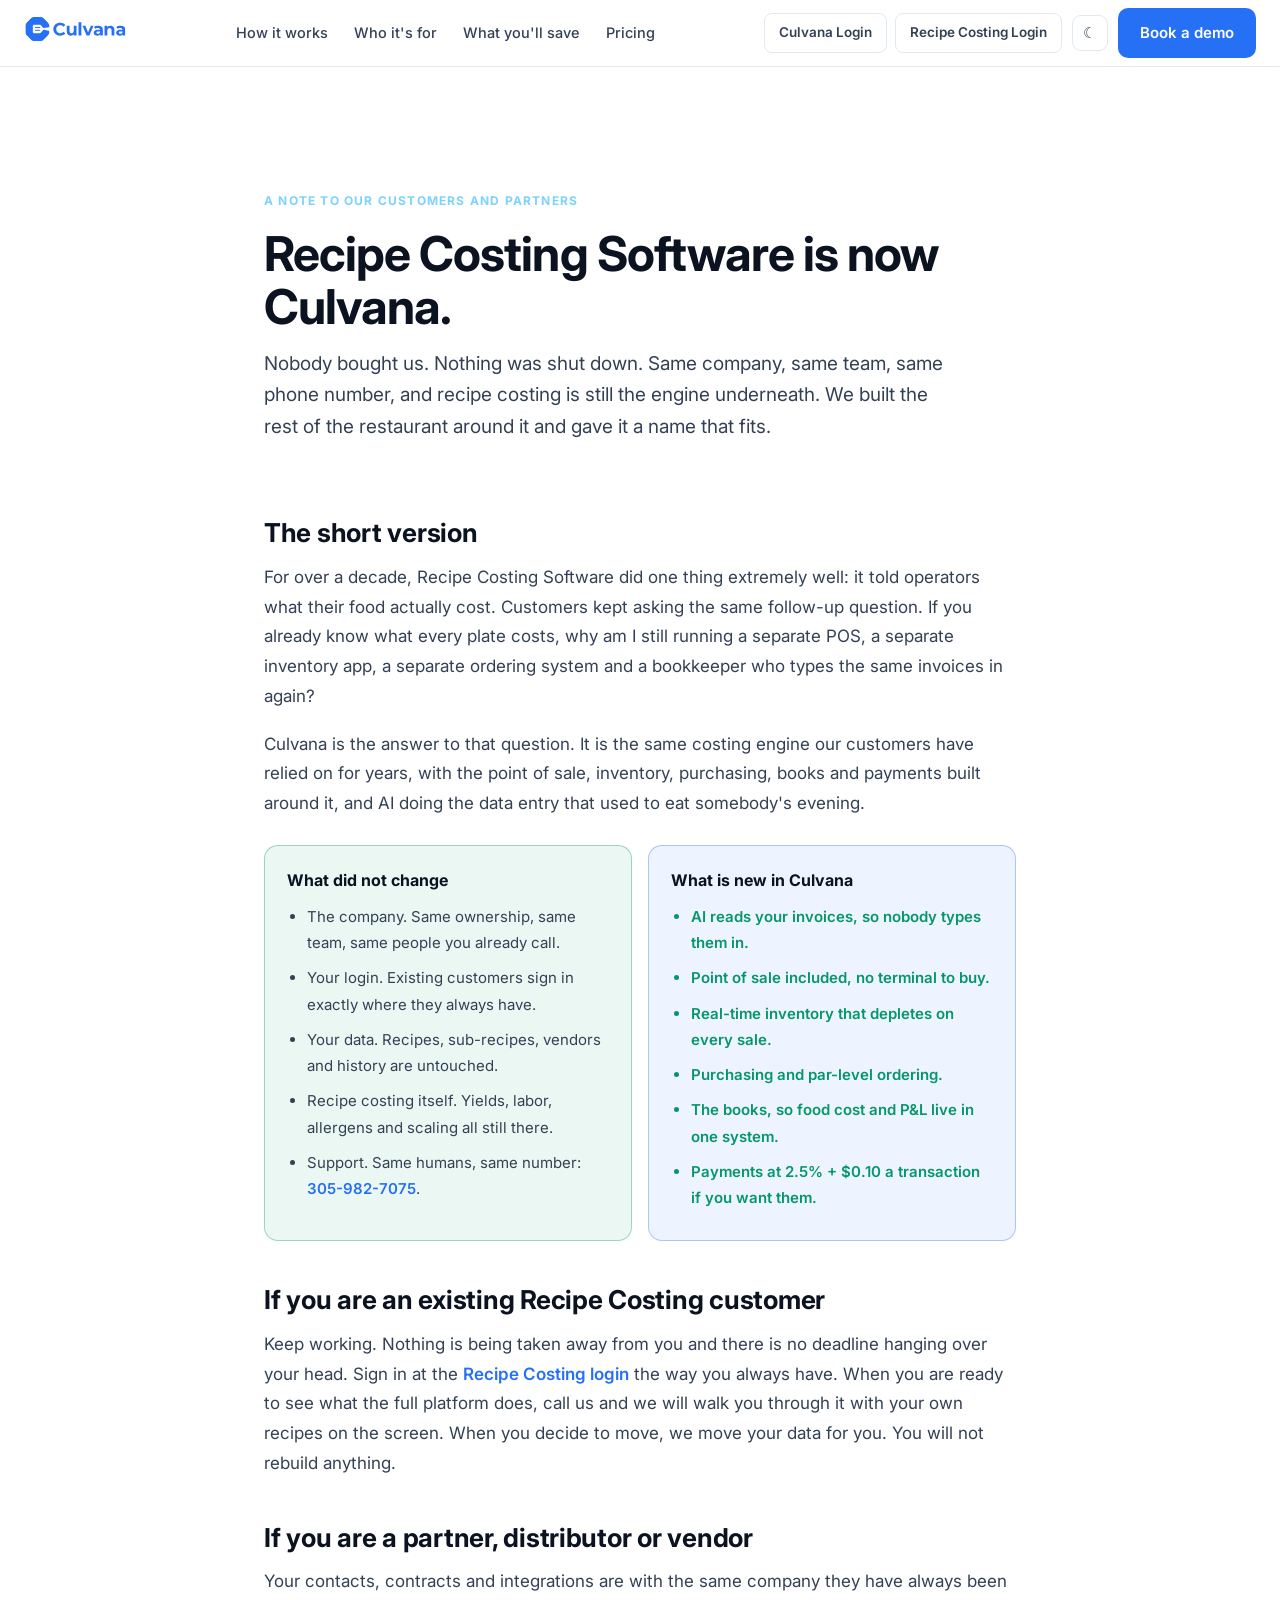
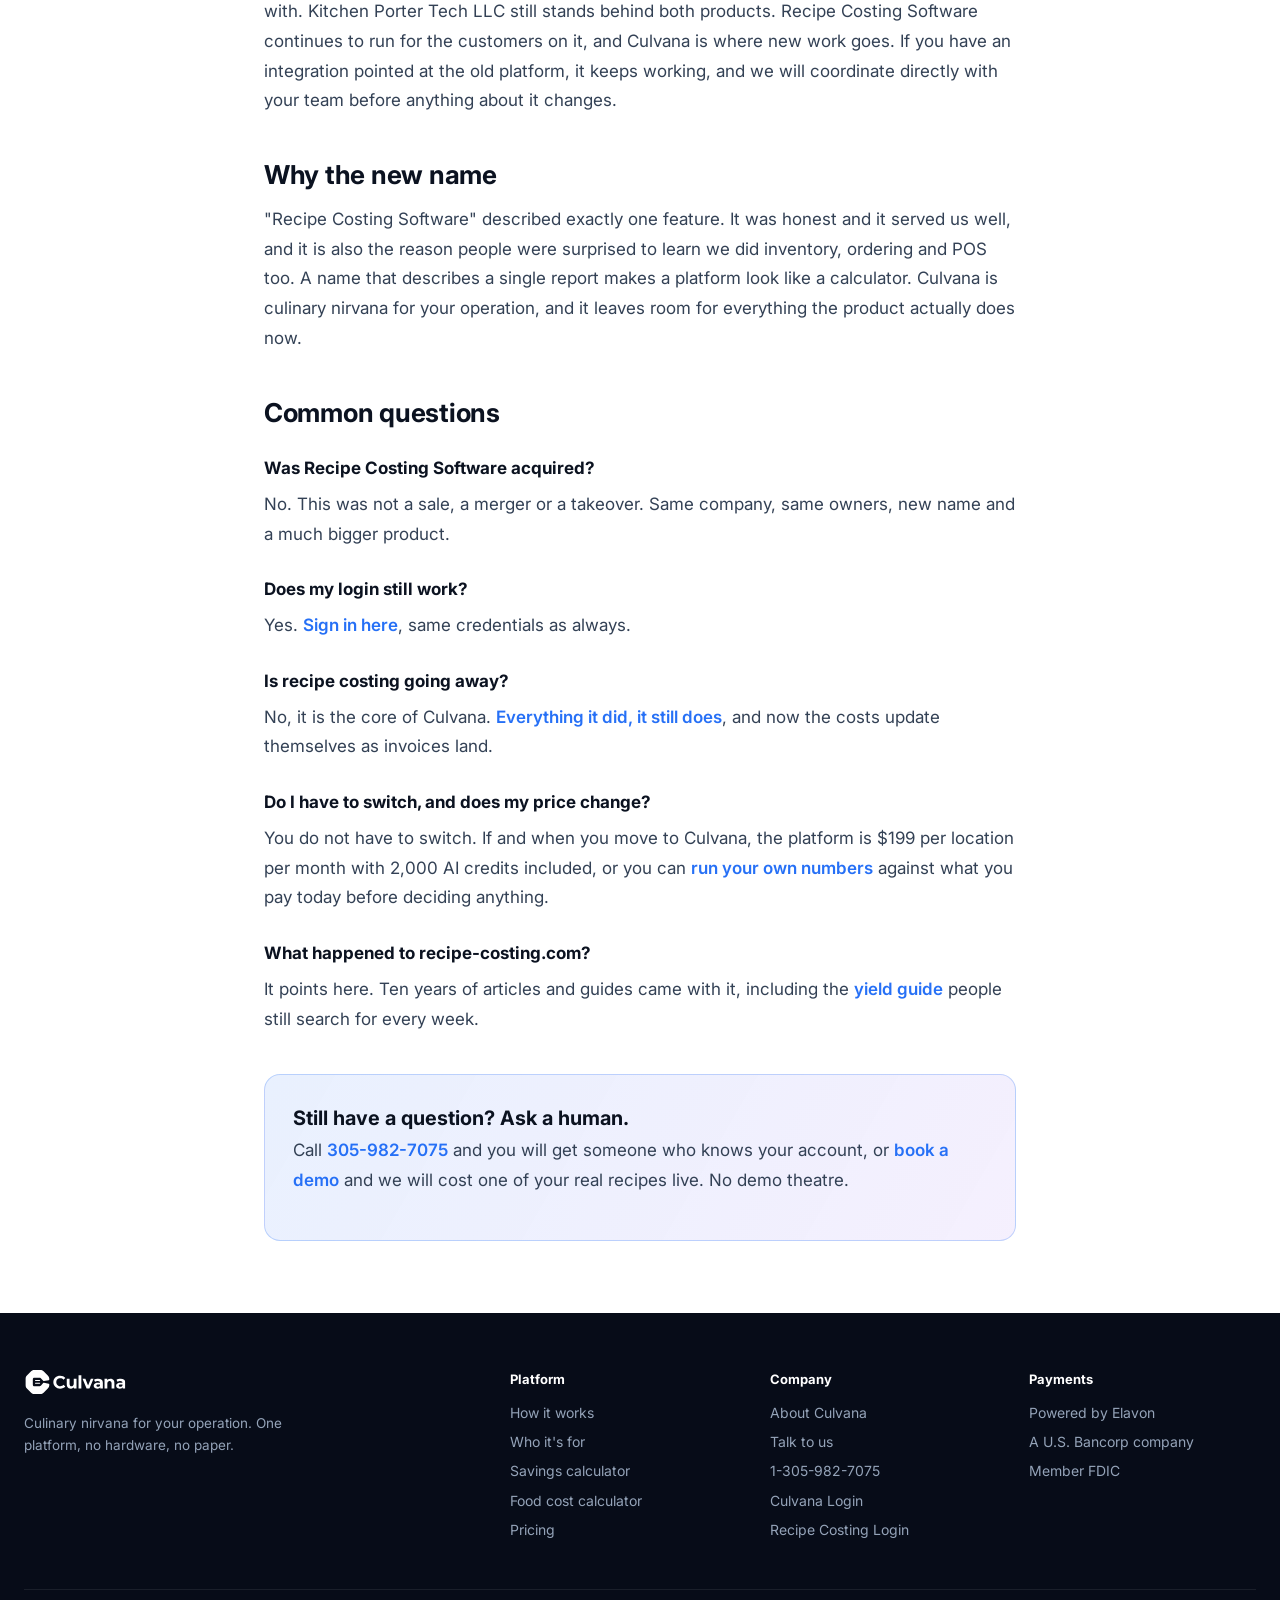
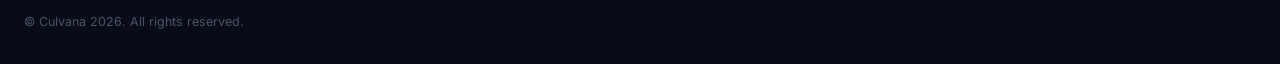
<file: recipe-costing-software-is-now-culvana/index.html>
<!doctype html>
<html lang="en">
<head>
<meta charset="utf-8">
<meta name="viewport" content="width=device-width,initial-scale=1">
<title>Recipe Costing Software is now Culvana | What changed and what didn't</title>
<meta name="description" content="Recipe Costing Software is now Culvana. Same company, same team, same recipe costing at the core, with the rest of the restaurant added around it. Your login still works.">
<link rel="icon" href="/culvana-mark.svg">
<link rel="stylesheet" href="https://fonts.googleapis.com/css2?family=Inter:wght@400;500;600;700&display=swap">
<meta property="og:type" content="website">
<meta property="og:site_name" content="Culvana">
<meta property="og:title" content="Recipe Costing Software is now Culvana">
<meta property="og:description" content="Same company, same team, same recipe costing at the core. Here is exactly what changed and what didn't.">
<meta property="og:url" content="https://culvana.ai/recipe-costing-software-is-now-culvana/">
<link rel="canonical" href="https://culvana.ai/recipe-costing-software-is-now-culvana/">
<meta name="theme-color" content="#2670F6" media="(prefers-color-scheme: light)">
<meta name="theme-color" content="#080D16" media="(prefers-color-scheme: dark)">
<script type="application/ld+json">
{
  "@context":"https://schema.org",
  "@type":"FAQPage",
  "mainEntity":[
    {"@type":"Question","name":"What happened to Recipe Costing Software?","acceptedAnswer":{"@type":"Answer","text":"Nothing was sold or shut down. Recipe Costing Software was rebuilt and renamed Culvana by the same company and the same team. Recipe costing is still at the core of the product."}},
    {"@type":"Question","name":"Does my Recipe Costing login still work?","acceptedAnswer":{"@type":"Answer","text":"Yes. Existing customers sign in at shared.recipe-costing.net exactly as before. Nothing about your account, recipes or data changed."}},
    {"@type":"Question","name":"Is recipe costing still part of the product?","acceptedAnswer":{"@type":"Answer","text":"Yes. Recipes, sub-recipes, yields, labor, allergens and scaling are all still there. Culvana adds POS, inventory, purchasing, books and payments around them."}},
    {"@type":"Question","name":"Do I have to move to Culvana?","acceptedAnswer":{"@type":"Answer","text":"No. Existing Recipe Costing Software customers can keep using the platform they have. When you want to move, we move your recipes and data for you."}}
  ]
}
</script>
<link rel="stylesheet" href="/style.css">
<script>
(function(){
  var saved = null;
  try { saved = localStorage.getItem('cv-theme'); } catch(e){}
  var sysDark = window.matchMedia && window.matchMedia('(prefers-color-scheme: dark)').matches;
  document.documentElement.setAttribute('data-theme', saved || (sysDark ? 'dark' : 'light'));
})();
</script>
<style>
.article-wrap{max-width:800px;margin:0 auto;padding:0 24px}
.article-hero{padding:120px 0 20px}
.article-hero h1{font-size:clamp(30px,4.6vw,48px);line-height:1.12;letter-spacing:-.02em;margin:14px 0 14px}
.article-hero .lead2{font-size:19px;line-height:1.65;color:var(--ink-soft);max-width:680px}
.article-body{padding:12px 0 72px;font-size:17px;line-height:1.75;color:var(--ink-soft)}
.article-body h2{font-size:26px;letter-spacing:-.01em;margin:44px 0 14px;color:var(--ink)}
.article-body p{margin:0 0 18px}
.article-body ul{margin:0 0 18px;padding-left:22px}
.article-body li{margin-bottom:9px}
.article-body a{color:var(--brand);font-weight:600;text-decoration:none}
.article-body a:hover{text-decoration:underline}
.twocol{display:grid;grid-template-columns:repeat(auto-fit,minmax(280px,1fr));gap:16px;margin:26px 0}
.panel{border-radius:14px;padding:20px 22px;border:1px solid rgba(128,128,128,.2);background:rgba(128,128,128,.06)}
.panel h3{margin:0 0 10px;font-size:16px;color:var(--ink)}
.panel ul{margin:0;padding-left:20px;font-size:15px}
.panel.keep{border-color:rgba(5,150,105,.35);background:rgba(5,150,105,.08)}
.panel.new{border-color:rgba(38,112,246,.35);background:rgba(38,112,246,.08)}
.article-cta{background:linear-gradient(120deg,rgba(38,112,246,.10),rgba(124,58,237,.08));border:1px solid rgba(38,112,246,.25);border-radius:16px;padding:26px 28px;margin:40px 0 0}
.article-cta h3{margin-top:0;color:var(--ink)}
.faq{margin-top:12px}
.faq h3{font-size:17px;color:var(--ink);margin:26px 0 6px}
.stamp{display:inline-block;font-size:12px;font-weight:700;letter-spacing:.1em;text-transform:uppercase;color:#7DD3FC}
</style>
</head>
<body>
<a class="skip" href="#main">Skip to content</a>

<nav>
  <div class="wrap">
    <a href="/"><img src="/culvana-lockup.svg" alt="Culvana" height="26" class="logo-img"></a>
    <div class="links" id="navlinks">
      <a href="/#how">How it works</a>
      <a href="/#who">Who it's for</a>
      <a href="/savings.html">What you'll save</a>
      <a href="/pricing/">Pricing</a>
      <a href="/launch.html" class="navlogin-mobile">Culvana Login</a>
      <a href="https://shared.recipe-costing.net/" class="navlogin-mobile">Recipe Costing Login</a>
    </div>
    <div style="display:flex;gap:10px;align-items:center">
      <div class="nav-logins">
        <a href="/launch.html" class="nav-login">Culvana Login</a>
        <a href="https://shared.recipe-costing.net/" class="nav-login">Recipe Costing Login</a>
      </div>
      <button id="burger" class="burger" type="button" aria-label="Menu" aria-expanded="false" aria-controls="navlinks">☰</button>
      <button id="themeBtn" class="theme-btn" type="button"></button>
      <a class="btn btn-p" href="/#talk">Book a demo</a>
    </div>
  </div>
</nav>

<main id="main">
<header class="article-hero">
  <div class="article-wrap">
    <div class="stamp">A note to our customers and partners</div>
    <h1>Recipe Costing Software is now Culvana.</h1>
    <p class="lead2">Nobody bought us. Nothing was shut down. Same company, same team, same phone number, and recipe costing is still the engine underneath. We built the rest of the restaurant around it and gave it a name that fits.</p>
  </div>
</header>

<article class="article-body">
  <div class="article-wrap">
    <h2>The short version</h2>
    <p>For over a decade, Recipe Costing Software did one thing extremely well: it told operators what their food actually cost. Customers kept asking the same follow-up question. If you already know what every plate costs, why am I still running a separate POS, a separate inventory app, a separate ordering system and a bookkeeper who types the same invoices in again?</p>
    <p>Culvana is the answer to that question. It is the same costing engine our customers have relied on for years, with the point of sale, inventory, purchasing, books and payments built around it, and AI doing the data entry that used to eat somebody's evening.</p>

    <div class="twocol">
      <div class="panel keep">
        <h3>What did not change</h3>
        <ul>
          <li>The company. Same ownership, same team, same people you already call.</li>
          <li>Your login. Existing customers sign in exactly where they always have.</li>
          <li>Your data. Recipes, sub-recipes, vendors and history are untouched.</li>
          <li>Recipe costing itself. Yields, labor, allergens and scaling all still there.</li>
          <li>Support. Same humans, same number: <a href="tel:+13059827075">305-982-7075</a>.</li>
        </ul>
      </div>
      <div class="panel new">
        <h3>What is new in Culvana</h3>
        <ul>
          <li>AI reads your invoices, so nobody types them in.</li>
          <li>Point of sale included, no terminal to buy.</li>
          <li>Real-time inventory that depletes on every sale.</li>
          <li>Purchasing and par-level ordering.</li>
          <li>The books, so food cost and P&amp;L live in one system.</li>
          <li>Payments at 2.5% + $0.10 a transaction if you want them.</li>
        </ul>
      </div>
    </div>

    <h2>If you are an existing Recipe Costing customer</h2>
    <p>Keep working. Nothing is being taken away from you and there is no deadline hanging over your head. Sign in at the <a href="https://shared.recipe-costing.net/">Recipe Costing login</a> the way you always have. When you are ready to see what the full platform does, call us and we will walk you through it with your own recipes on the screen. When you decide to move, we move your data for you. You will not rebuild anything.</p>

    <h2>If you are a partner, distributor or vendor</h2>
    <p>Your contacts, contracts and integrations are with the same company they have always been with. Kitchen Porter Tech LLC still stands behind both products. Recipe Costing Software continues to run for the customers on it, and Culvana is where new work goes. If you have an integration pointed at the old platform, it keeps working, and we will coordinate directly with your team before anything about it changes.</p>

    <h2>Why the new name</h2>
    <p>"Recipe Costing Software" described exactly one feature. It was honest and it served us well, and it is also the reason people were surprised to learn we did inventory, ordering and POS too. A name that describes a single report makes a platform look like a calculator. Culvana is culinary nirvana for your operation, and it leaves room for everything the product actually does now.</p>

    <h2>Common questions</h2>
    <div class="faq">
      <h3>Was Recipe Costing Software acquired?</h3>
      <p>No. This was not a sale, a merger or a takeover. Same company, same owners, new name and a much bigger product.</p>

      <h3>Does my login still work?</h3>
      <p>Yes. <a href="https://shared.recipe-costing.net/">Sign in here</a>, same credentials as always.</p>

      <h3>Is recipe costing going away?</h3>
      <p>No, it is the core of Culvana. <a href="/recipe-costing/">Everything it did, it still does</a>, and now the costs update themselves as invoices land.</p>

      <h3>Do I have to switch, and does my price change?</h3>
      <p>You do not have to switch. If and when you move to Culvana, the platform is $199 per location per month with 2,000 AI credits included, or you can <a href="/savings.html">run your own numbers</a> against what you pay today before deciding anything.</p>

      <h3>What happened to recipe-costing.com?</h3>
      <p>It points here. Ten years of articles and guides came with it, including the <a href="/blog/what-is-yield-and-how-to-calculate-it/">yield guide</a> people still search for every week.</p>
    </div>

    <div class="article-cta">
      <h3>Still have a question? Ask a human.</h3>
      <p>Call <a href="tel:+13059827075">305-982-7075</a> and you will get someone who knows your account, or <a href="/#talk">book a demo</a> and we will cost one of your real recipes live. No demo theatre.</p>
    </div>
  </div>
</article>
</main>

<footer>
  <div class="wrap">
    <div class="cols">
      <div>
        <img src="/culvana-lockup.svg" alt="Culvana" height="26" style="filter:brightness(0) invert(1);margin-bottom:12px">
        <p style="font-size:13.5px;max-width:280px">Culinary nirvana for your operation. One platform, no hardware, no paper.</p>
      </div>
      <div><h4>Platform</h4><ul>
        <li><a href="/#how">How it works</a></li>
        <li><a href="/#who">Who it's for</a></li>
        <li><a href="/savings.html">Savings calculator</a></li>
        <li><a href="/food-cost-calculator/">Food cost calculator</a></li>
        <li><a href="/pricing/">Pricing</a></li>
      </ul></div>
      <div><h4>Company</h4><ul>
        <li><a href="/about/">About Culvana</a></li>
        <li><a href="/#talk">Talk to us</a></li>
        <li><a href="tel:+13059827075">1-305-982-7075</a></li>
        <li><a href="/launch.html">Culvana Login</a></li>
        <li><a href="https://shared.recipe-costing.net/">Recipe Costing Login</a></li>
      </ul></div>
      <div><h4>Payments</h4><ul>
        <li>Powered by Elavon</li>
        <li>A U.S. Bancorp company</li>
        <li>Member FDIC</li>
      </ul></div>
    </div>
    <div class="base">&copy; Culvana <span id="yr"></span>. All rights reserved.</div>
  </div>
</footer>

<script>
document.getElementById('yr').textContent = new Date().getFullYear();
(function(){
  var btn = document.getElementById('themeBtn');
  if (!btn) return;
  var paint = function(){
    var dark = document.documentElement.getAttribute('data-theme') === 'dark';
    btn.textContent = dark ? '☀' : '☾';
    btn.setAttribute('aria-label', dark ? 'Switch to light mode' : 'Switch to dark mode');
  };
  paint();
  btn.addEventListener('click', function(){
    var next = document.documentElement.getAttribute('data-theme') === 'dark' ? 'light' : 'dark';
    document.documentElement.setAttribute('data-theme', next);
    try { localStorage.setItem('cv-theme', next); } catch(e){}
    paint();
  });
})();
(function(){
  var b = document.getElementById('burger'), l = document.getElementById('navlinks');
  if (!b || !l) return;
  b.addEventListener('click', function(){
    var open = l.classList.toggle('open');
    b.setAttribute('aria-expanded', open ? 'true' : 'false');
    b.textContent = open ? '✕' : '☰';
  });
  l.querySelectorAll('a').forEach(function(a){
    a.addEventListener('click', function(){ l.classList.remove('open'); b.setAttribute('aria-expanded','false'); b.textContent='☰'; });
  });
})();
</script>
<!--Start of Tawk.to Script-->
<script type="text/javascript">
var Tawk_API=Tawk_API||{}, Tawk_LoadStart=new Date();
(function(){
var s1=document.createElement("script"),s0=document.getElementsByTagName("script")[0];
s1.async=true;
s1.src='https://embed.tawk.to/62b45cfc7b967b1179962215/1g688mf39';
s1.charset='UTF-8';
s1.setAttribute('crossorigin','*');
s0.parentNode.insertBefore(s1,s0);
})();
</script>
<!--End of Tawk.to Script-->
</body>
</html>
</file>
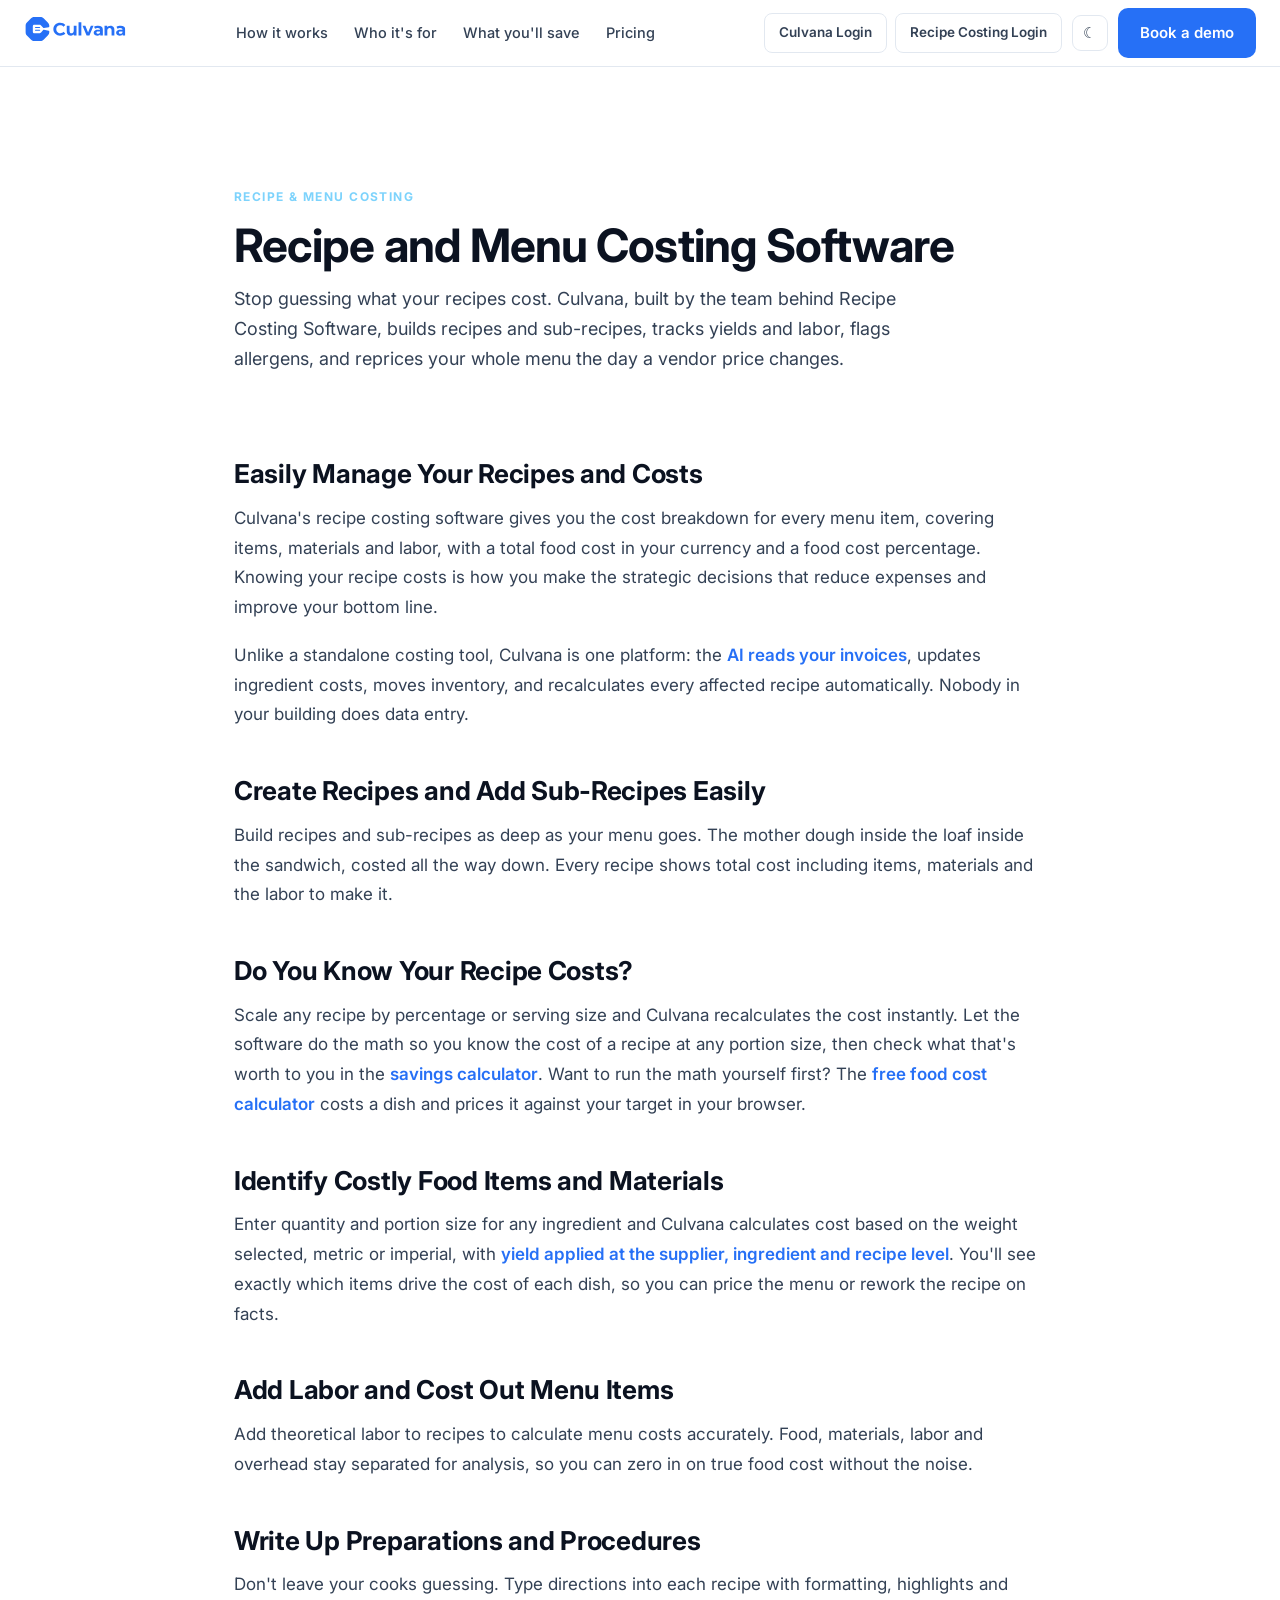
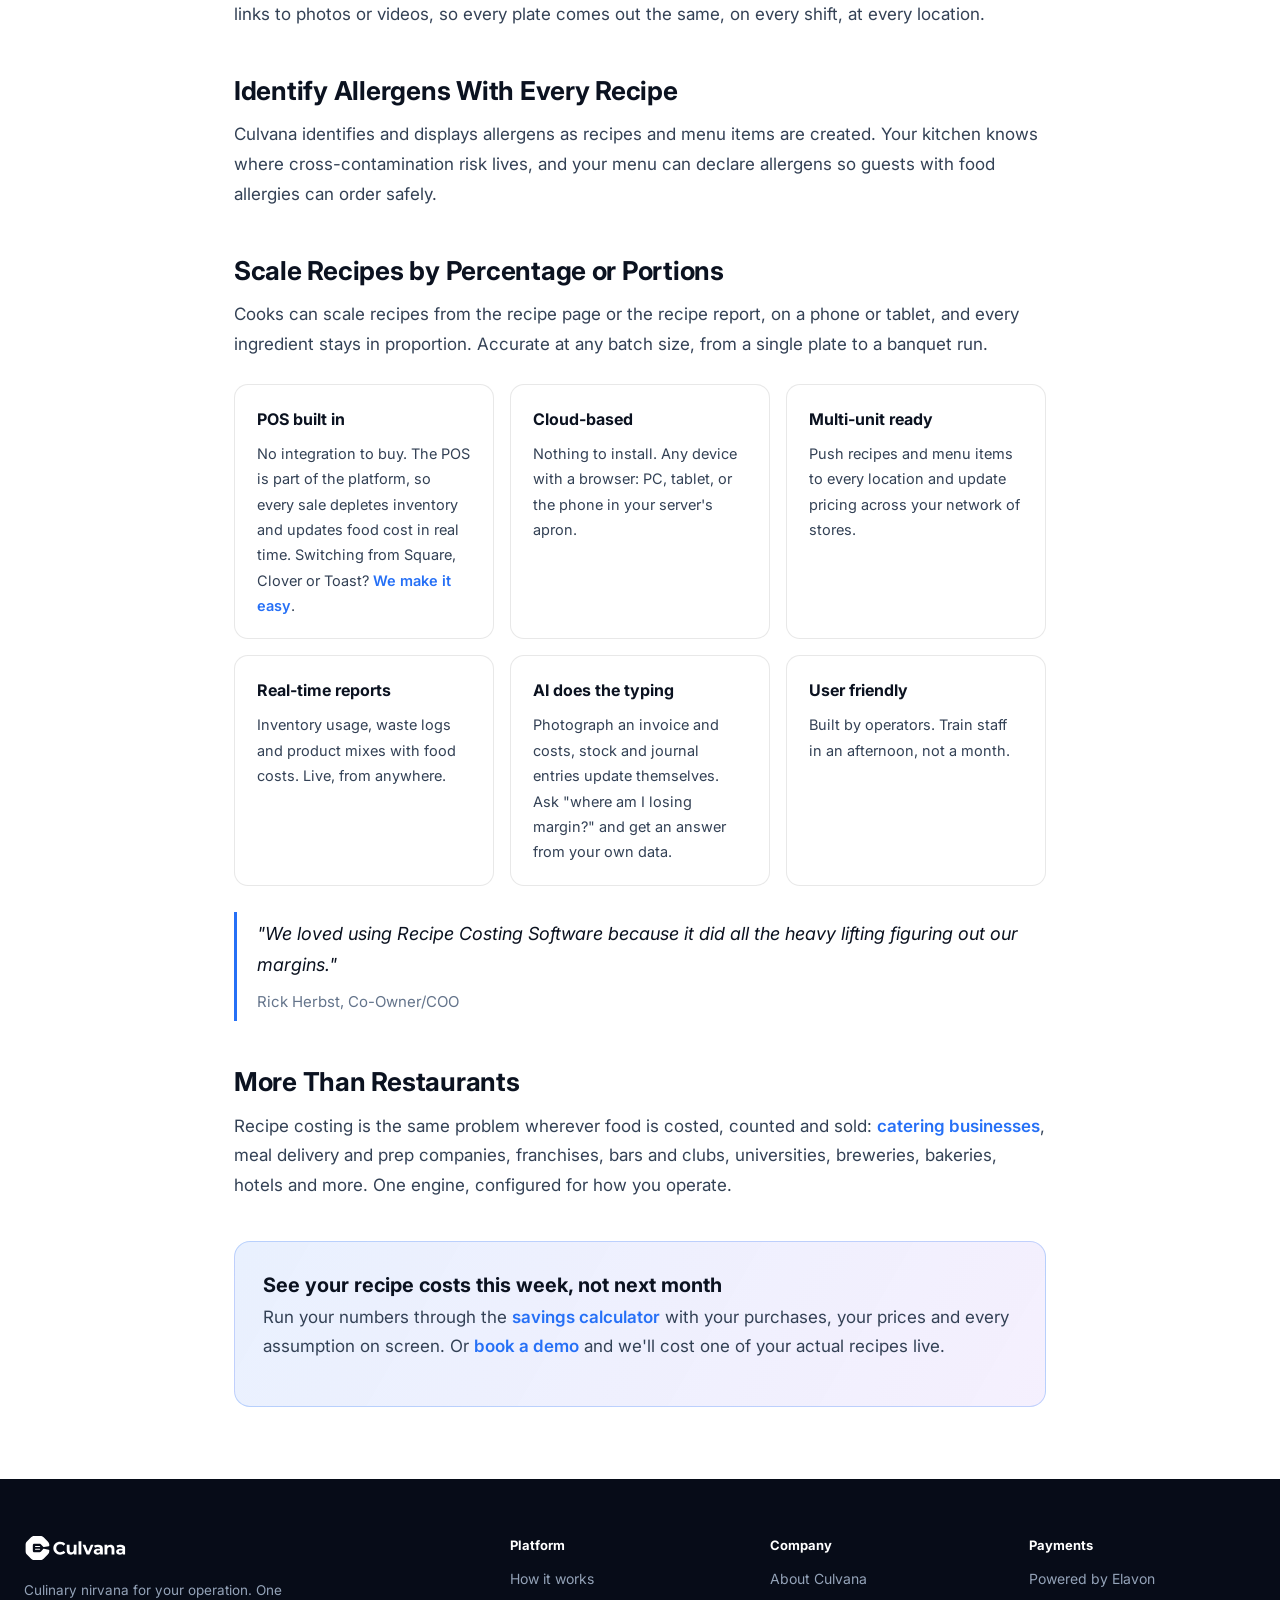
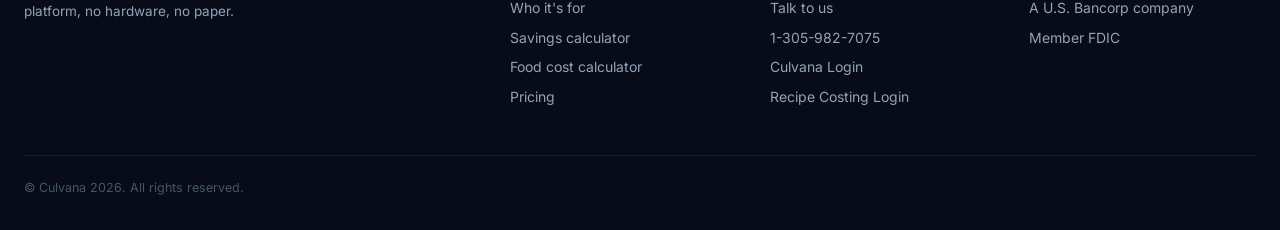
<file: recipe-costing/index.html>
<!doctype html>
<html lang="en">
<head>
<meta charset="utf-8">
<meta name="viewport" content="width=device-width,initial-scale=1">
<title>Recipe and Menu Costing Software | Culvana</title>
<meta name="description" content="Stop guessing the cost of your recipes. Culvana's recipe costing software builds recipes and sub-recipes, tracks yields, adds labor, flags allergens and reprices your menu as invoices land.">
<link rel="icon" href="/culvana-mark.svg">
<link rel="stylesheet" href="https://fonts.googleapis.com/css2?family=Inter:wght@400;500;600;700&display=swap">
<meta property="og:type" content="website">
<meta property="og:site_name" content="Culvana">
<meta property="og:title" content="Recipe and Menu Costing Software">
<meta property="og:description" content="Build recipes and sub-recipes, track yields, add labor, flag allergens and reprice your menu automatically as vendor prices change.">
<meta property="og:url" content="https://culvana.ai/recipe-costing/">
<link rel="canonical" href="https://culvana.ai/recipe-costing/">
<meta name="theme-color" content="#2670F6" media="(prefers-color-scheme: light)">
<meta name="theme-color" content="#080D16" media="(prefers-color-scheme: dark)">
<script type="application/ld+json">
{
  "@context":"https://schema.org",
  "@type":"SoftwareApplication",
  "name":"Culvana Recipe Costing",
  "applicationCategory":"BusinessApplication",
  "operatingSystem":"Web",
  "description":"Recipe and menu costing software: recipes and sub-recipes, yields, labor, allergens, scaling and real-time cost updates from invoices.",
  "offers":{"@type":"Offer","price":"199","priceCurrency":"USD","description":"Culvana Professional, per location per month. Includes 2,000 Culvana AI Credits."},
  "publisher":{"@type":"Organization","name":"Culvana","url":"https://culvana.ai"}
}
</script>
<link rel="stylesheet" href="/style.css">
<script>
(function(){
  var saved = null;
  try { saved = localStorage.getItem('cv-theme'); } catch(e){}
  var sysDark = window.matchMedia && window.matchMedia('(prefers-color-scheme: dark)').matches;
  document.documentElement.setAttribute('data-theme', saved || (sysDark ? 'dark' : 'light'));
})();
</script>
<style>
.article-wrap{max-width:860px;margin:0 auto;padding:0 24px}
.article-hero{padding:120px 0 24px}
.article-hero h1{font-size:clamp(30px,4.5vw,46px);line-height:1.13;letter-spacing:-.02em;margin:14px 0 12px}
.article-hero .lead2{font-size:18px;line-height:1.65;color:var(--ink-soft);max-width:720px}
.article-body{padding:16px 0 72px;font-size:17px;line-height:1.75;color:var(--ink-soft)}
.article-body h2{font-size:26px;letter-spacing:-.01em;margin:46px 0 14px;color:var(--ink)}
.article-body p{margin:0 0 18px}
.article-body ul{margin:0 0 18px;padding-left:22px}
.article-body li{margin-bottom:9px}
.article-body a{color:var(--brand);font-weight:600;text-decoration:none}
.article-body a:hover{text-decoration:underline}
.feature-grid{display:grid;grid-template-columns:repeat(auto-fit,minmax(240px,1fr));gap:16px;margin:24px 0}
.feature-card{background:var(--card,rgba(128,128,128,.06));border:1px solid rgba(128,128,128,.18);border-radius:14px;padding:20px 22px}
.feature-card h3{margin:0 0 8px;font-size:16px;color:var(--ink)}
.feature-card p{font-size:14.5px;margin:0}
.article-cta{background:linear-gradient(120deg,rgba(38,112,246,.10),rgba(124,58,237,.08));border:1px solid rgba(38,112,246,.25);border-radius:16px;padding:26px 28px;margin:40px 0 0}
.article-cta h3{margin-top:0;color:var(--ink)}
.quote{border-left:3px solid var(--brand);padding:6px 20px;margin:26px 0;font-size:18px;font-style:italic;color:var(--ink)}
.quote small{display:block;font-style:normal;color:var(--mute);margin-top:8px}
</style>
</head>
<body>
<a class="skip" href="#main">Skip to content</a>

<nav>
  <div class="wrap">
    <a href="/"><img src="/culvana-lockup.svg" alt="Culvana" height="26" class="logo-img"></a>
    <div class="links" id="navlinks">
      <a href="/#how">How it works</a>
      <a href="/#who">Who it's for</a>
      <a href="/savings.html">What you'll save</a>
      <a href="/pricing/">Pricing</a>
      <a href="/launch.html" class="navlogin-mobile">Culvana Login</a>
      <a href="https://shared.recipe-costing.net/" class="navlogin-mobile">Recipe Costing Login</a>
    </div>
    <div style="display:flex;gap:10px;align-items:center">
      <div class="nav-logins">
        <a href="/launch.html" class="nav-login">Culvana Login</a>
        <a href="https://shared.recipe-costing.net/" class="nav-login">Recipe Costing Login</a>
      </div>
      <button id="burger" class="burger" type="button" aria-label="Menu" aria-expanded="false" aria-controls="navlinks">☰</button>
      <button id="themeBtn" class="theme-btn" type="button"></button>
      <a class="btn btn-p" href="/#talk">Book a demo</a>
    </div>
  </div>
</nav>

<main id="main">
<header class="article-hero">
  <div class="article-wrap">
    <div class="eyebrow" style="color:#7DD3FC">Recipe &amp; menu costing</div>
    <h1>Recipe and Menu Costing Software</h1>
    <p class="lead2">Stop guessing what your recipes cost. Culvana, built by the team behind Recipe Costing Software, builds recipes and sub-recipes, tracks yields and labor, flags allergens, and reprices your whole menu the day a vendor price changes.</p>
  </div>
</header>

<article class="article-body">
  <div class="article-wrap">
    <h2>Easily Manage Your Recipes and Costs</h2>
    <p>Culvana's recipe costing software gives you the cost breakdown for every menu item, covering items, materials and labor, with a total food cost in your currency and a food cost percentage. Knowing your recipe costs is how you make the strategic decisions that reduce expenses and improve your bottom line.</p>
    <p>Unlike a standalone costing tool, Culvana is one platform: the <a href="/#how">AI reads your invoices</a>, updates ingredient costs, moves inventory, and recalculates every affected recipe automatically. Nobody in your building does data entry.</p>

    <h2>Create Recipes and Add Sub-Recipes Easily</h2>
    <p>Build recipes and sub-recipes as deep as your menu goes. The mother dough inside the loaf inside the sandwich, costed all the way down. Every recipe shows total cost including items, materials and the labor to make it.</p>

    <h2>Do You Know Your Recipe Costs?</h2>
    <p>Scale any recipe by percentage or serving size and Culvana recalculates the cost instantly. Let the software do the math so you know the cost of a recipe at any portion size, then check what that's worth to you in the <a href="/savings.html">savings calculator</a>. Want to run the math yourself first? The <a href="/food-cost-calculator/">free food cost calculator</a> costs a dish and prices it against your target in your browser.</p>

    <h2>Identify Costly Food Items and Materials</h2>
    <p>Enter quantity and portion size for any ingredient and Culvana calculates cost based on the weight selected, metric or imperial, with <a href="/blog/what-is-yield-and-how-to-calculate-it/">yield applied at the supplier, ingredient and recipe level</a>. You'll see exactly which items drive the cost of each dish, so you can price the menu or rework the recipe on facts.</p>

    <h2>Add Labor and Cost Out Menu Items</h2>
    <p>Add theoretical labor to recipes to calculate menu costs accurately. Food, materials, labor and overhead stay separated for analysis, so you can zero in on true food cost without the noise.</p>

    <h2>Write Up Preparations and Procedures</h2>
    <p>Don't leave your cooks guessing. Type directions into each recipe with formatting, highlights and links to photos or videos, so every plate comes out the same, on every shift, at every location.</p>

    <h2>Identify Allergens With Every Recipe</h2>
    <p>Culvana identifies and displays allergens as recipes and menu items are created. Your kitchen knows where cross-contamination risk lives, and your menu can declare allergens so guests with food allergies can order safely.</p>

    <h2>Scale Recipes by Percentage or Portions</h2>
    <p>Cooks can scale recipes from the recipe page or the recipe report, on a phone or tablet, and every ingredient stays in proportion. Accurate at any batch size, from a single plate to a banquet run.</p>

    <div class="feature-grid">
      <div class="feature-card"><h3>POS built in</h3><p>No integration to buy. The POS is part of the platform, so every sale depletes inventory and updates food cost in real time. Switching from Square, Clover or Toast? <a href="/pos-integrations/squarepos-recipe-costing/">We make it easy</a>.</p></div>
      <div class="feature-card"><h3>Cloud-based</h3><p>Nothing to install. Any device with a browser: PC, tablet, or the phone in your server's apron.</p></div>
      <div class="feature-card"><h3>Multi-unit ready</h3><p>Push recipes and menu items to every location and update pricing across your network of stores.</p></div>
      <div class="feature-card"><h3>Real-time reports</h3><p>Inventory usage, waste logs and product mixes with food costs. Live, from anywhere.</p></div>
      <div class="feature-card"><h3>AI does the typing</h3><p>Photograph an invoice and costs, stock and journal entries update themselves. Ask "where am I losing margin?" and get an answer from your own data.</p></div>
      <div class="feature-card"><h3>User friendly</h3><p>Built by operators. Train staff in an afternoon, not a month.</p></div>
    </div>

    <div class="quote">"We loved using Recipe Costing Software because it did all the heavy lifting figuring out our margins."<small>Rick Herbst, Co-Owner/COO</small></div>

    <h2>More Than Restaurants</h2>
    <p>Recipe costing is the same problem wherever food is costed, counted and sold: <a href="/catering-management-software/">catering businesses</a>, meal delivery and prep companies, franchises, bars and clubs, universities, breweries, bakeries, hotels and more. One engine, configured for how you operate.</p>

    <div class="article-cta">
      <h3>See your recipe costs this week, not next month</h3>
      <p>Run your numbers through the <a href="/savings.html">savings calculator</a> with your purchases, your prices and every assumption on screen. Or <a href="/#talk">book a demo</a> and we'll cost one of your actual recipes live.</p>
    </div>
  </div>
</article>
</main>

<footer>
  <div class="wrap">
    <div class="cols">
      <div>
        <img src="/culvana-lockup.svg" alt="Culvana" height="26" style="filter:brightness(0) invert(1);margin-bottom:12px">
        <p style="font-size:13.5px;max-width:280px">Culinary nirvana for your operation. One platform, no hardware, no paper.</p>
      </div>
      <div><h4>Platform</h4><ul>
        <li><a href="/#how">How it works</a></li>
        <li><a href="/#who">Who it's for</a></li>
        <li><a href="/savings.html">Savings calculator</a></li>
        <li><a href="/food-cost-calculator/">Food cost calculator</a></li>
        <li><a href="/pricing/">Pricing</a></li>
      </ul></div>
      <div><h4>Company</h4><ul>
        <li><a href="/about/">About Culvana</a></li>
        <li><a href="/#talk">Talk to us</a></li>
        <li><a href="tel:+13059827075">1-305-982-7075</a></li>
        <li><a href="/launch.html">Culvana Login</a></li>
        <li><a href="https://shared.recipe-costing.net/">Recipe Costing Login</a></li>
      </ul></div>
      <div><h4>Payments</h4><ul>
        <li>Powered by Elavon</li>
        <li>A U.S. Bancorp company</li>
        <li>Member FDIC</li>
      </ul></div>
    </div>
    <div class="base">&copy; Culvana <span id="yr"></span>. All rights reserved.</div>
  </div>
</footer>

<script>
document.getElementById('yr').textContent = new Date().getFullYear();
(function(){
  var btn = document.getElementById('themeBtn');
  if (!btn) return;
  var paint = function(){
    var dark = document.documentElement.getAttribute('data-theme') === 'dark';
    btn.textContent = dark ? '☀' : '☾';
    btn.setAttribute('aria-label', dark ? 'Switch to light mode' : 'Switch to dark mode');
  };
  paint();
  btn.addEventListener('click', function(){
    var next = document.documentElement.getAttribute('data-theme') === 'dark' ? 'light' : 'dark';
    document.documentElement.setAttribute('data-theme', next);
    try { localStorage.setItem('cv-theme', next); } catch(e){}
    paint();
  });
})();
(function(){
  var b = document.getElementById('burger'), l = document.getElementById('navlinks');
  if (!b || !l) return;
  b.addEventListener('click', function(){
    var open = l.classList.toggle('open');
    b.setAttribute('aria-expanded', open ? 'true' : 'false');
    b.textContent = open ? '✕' : '☰';
  });
  l.querySelectorAll('a').forEach(function(a){
    a.addEventListener('click', function(){ l.classList.remove('open'); b.setAttribute('aria-expanded','false'); b.textContent='☰'; });
  });
})();
</script>
<!--Start of Tawk.to Script-->
<script type="text/javascript">
var Tawk_API=Tawk_API||{}, Tawk_LoadStart=new Date();
(function(){
var s1=document.createElement("script"),s0=document.getElementsByTagName("script")[0];
s1.async=true;
s1.src='https://embed.tawk.to/62b45cfc7b967b1179962215/1g688mf39';
s1.charset='UTF-8';
s1.setAttribute('crossorigin','*');
s0.parentNode.insertBefore(s1,s0);
})();
</script>
<!--End of Tawk.to Script-->
</body>
</html>
</file>
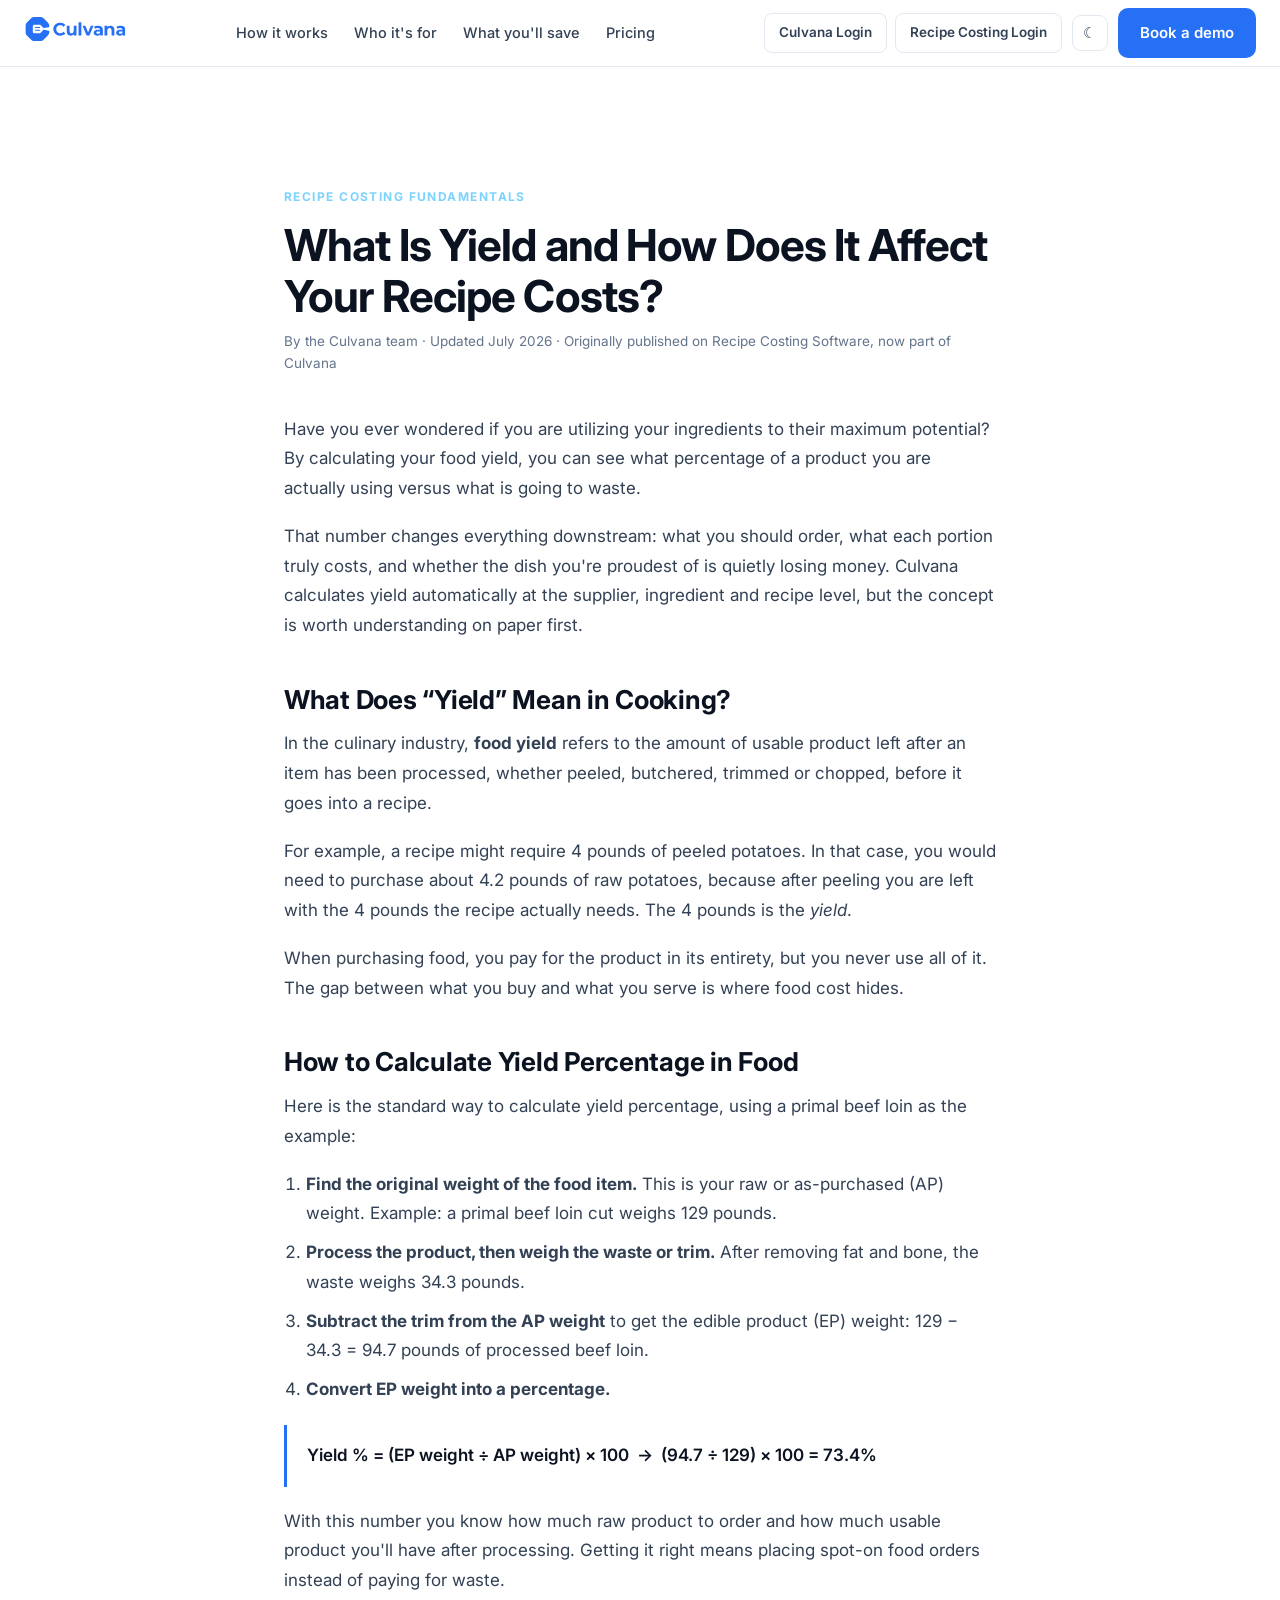
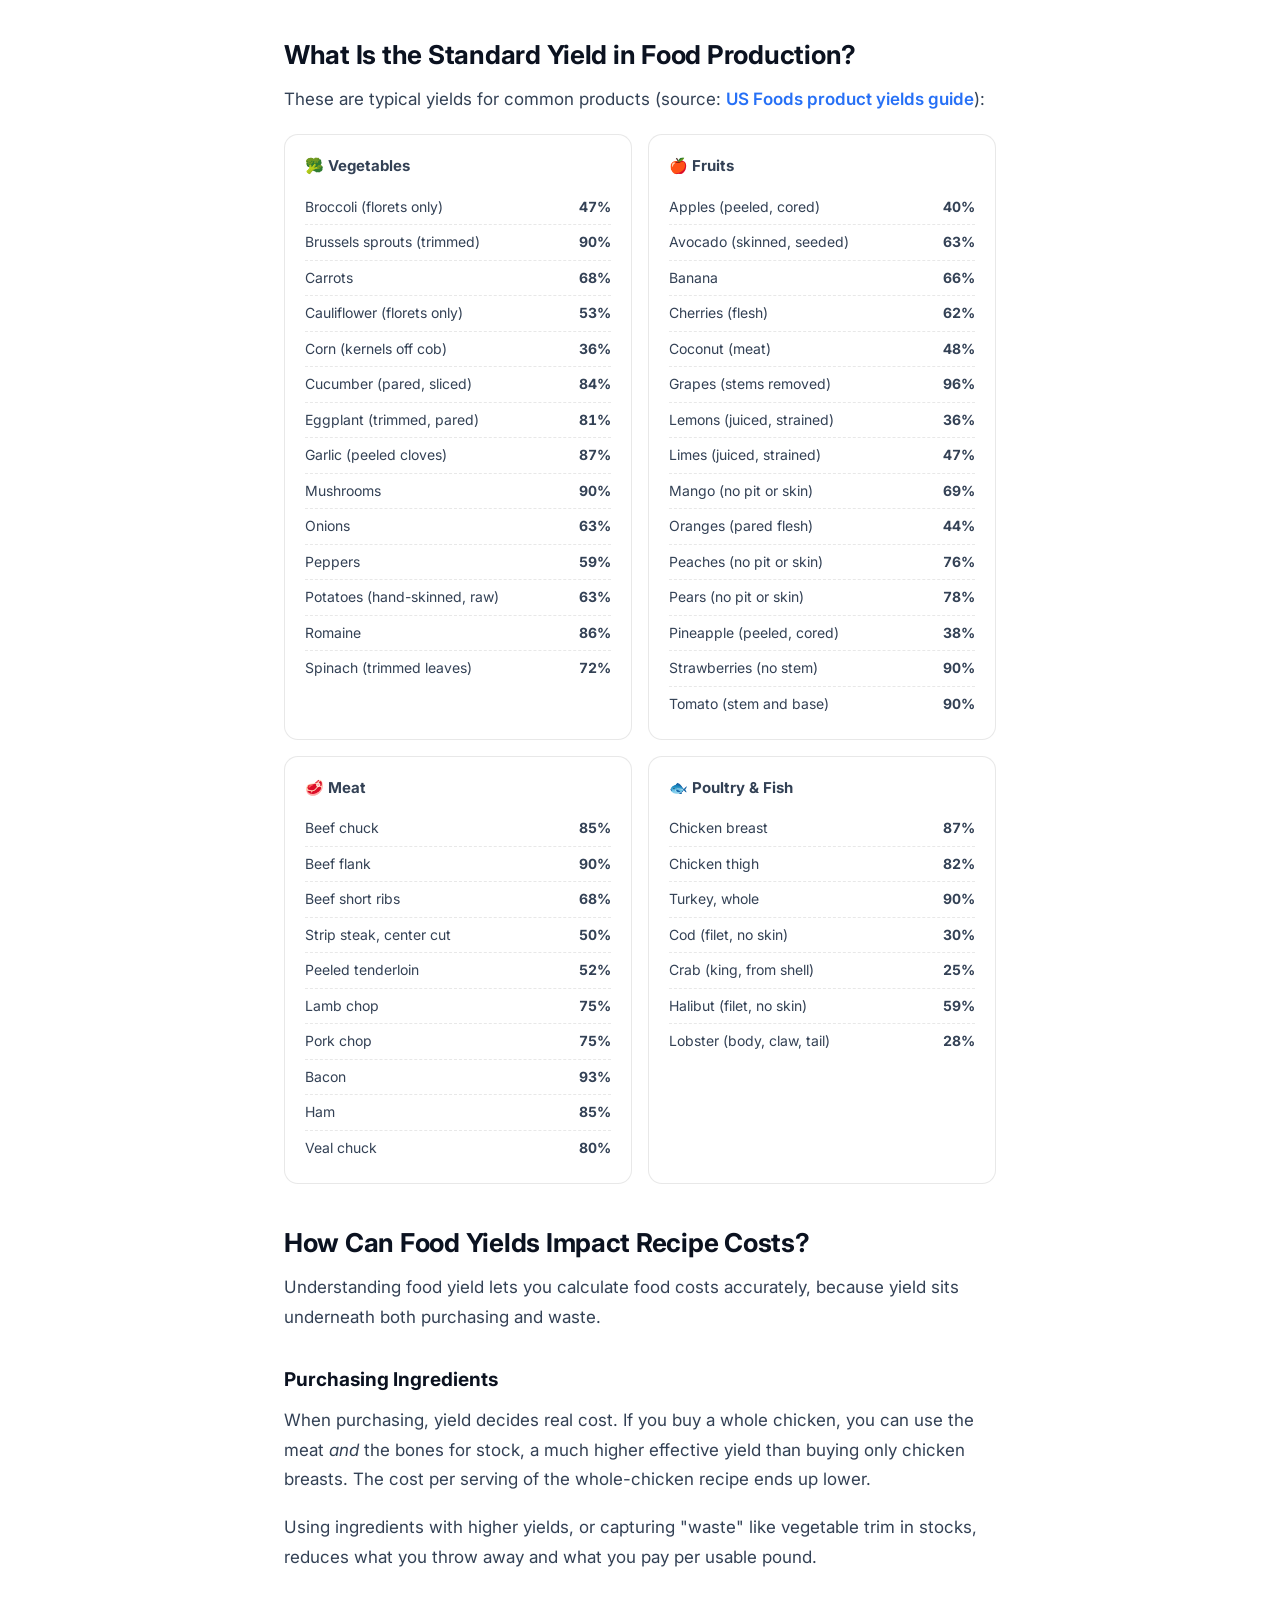
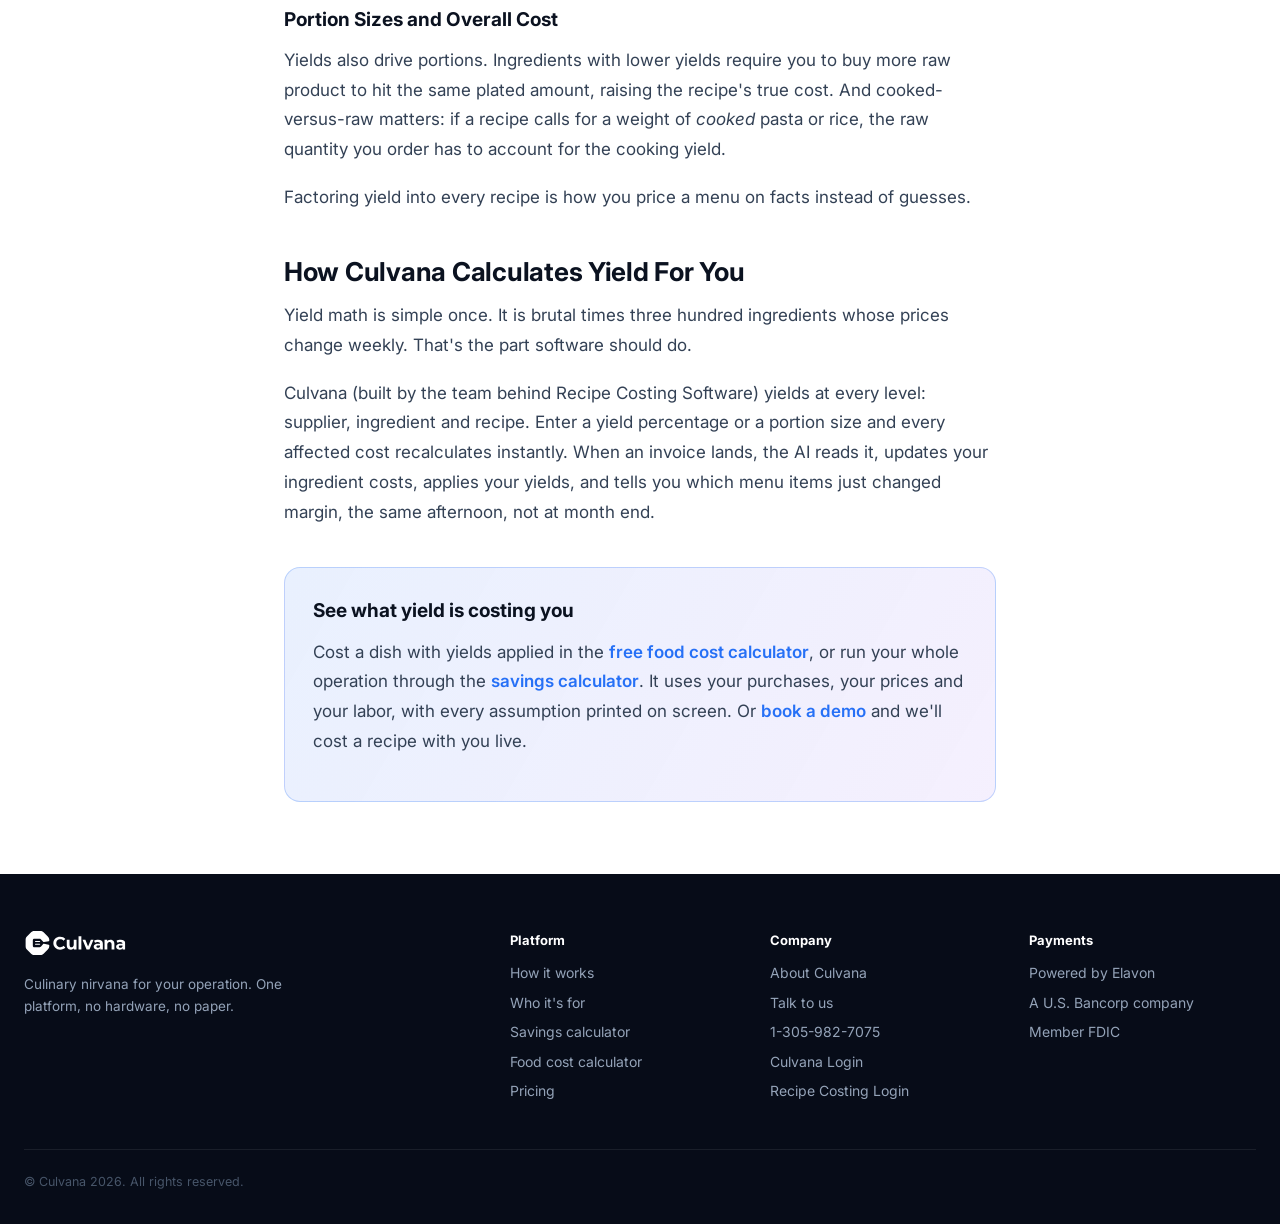
<file: blog/what-is-yield-and-how-to-calculate-it/index.html>
<!doctype html>
<html lang="en">
<head>
<meta charset="utf-8">
<meta name="viewport" content="width=device-width,initial-scale=1">
<title>What Is Yield and How Does It Affect Your Recipe Costs? | Culvana</title>
<meta name="description" content="What does yield mean in cooking? How do you calculate yield percentage? Learn the yield formula, standard food yields, and how yield drives your recipe costs.">
<link rel="icon" href="/culvana-mark.svg">
<link rel="preconnect" href="https://fonts.googleapis.com">
<link rel="stylesheet" href="https://fonts.googleapis.com/css2?family=Inter:wght@400;500;600;700&display=swap">
<meta property="og:type" content="article">
<meta property="og:site_name" content="Culvana">
<meta property="og:title" content="What Is Yield and How Does It Affect Your Recipe Costs?">
<meta property="og:description" content="What does yield mean in cooking? How do you calculate yield percentage? The yield formula, standard food yields, and how yield drives recipe costs.">
<meta property="og:url" content="https://culvana.ai/blog/what-is-yield-and-how-to-calculate-it/">
<link rel="canonical" href="https://culvana.ai/blog/what-is-yield-and-how-to-calculate-it/">
<meta name="theme-color" content="#2670F6" media="(prefers-color-scheme: light)">
<meta name="theme-color" content="#080D16" media="(prefers-color-scheme: dark)">
<script type="application/ld+json">
{
  "@context":"https://schema.org",
  "@type":"Article",
  "headline":"What Is Yield and How Does It Affect Your Recipe Costs?",
  "datePublished":"2023-04-19",
  "dateModified":"2026-07-15",
  "author":{"@type":"Organization","name":"Culvana"},
  "publisher":{"@type":"Organization","name":"Culvana","url":"https://culvana.ai"},
  "mainEntityOfPage":"https://culvana.ai/blog/what-is-yield-and-how-to-calculate-it/"
}
</script>
<link rel="stylesheet" href="/style.css">
<script>
(function(){
  var saved = null;
  try { saved = localStorage.getItem('cv-theme'); } catch(e){}
  var sysDark = window.matchMedia && window.matchMedia('(prefers-color-scheme: dark)').matches;
  var theme = saved || (sysDark ? 'dark' : 'light');
  document.documentElement.setAttribute('data-theme', theme);
})();
</script>
<style>
.article-wrap{max-width:760px;margin:0 auto;padding:0 24px}
.article-hero{padding:120px 0 32px}
.article-hero h1{font-size:clamp(30px,4.5vw,44px);line-height:1.15;letter-spacing:-.02em;margin:14px 0 10px}
.article-meta{font-size:13.5px;color:var(--mute)}
.article-body{padding:8px 0 72px;font-size:17px;line-height:1.75;color:var(--ink-soft)}
.article-body h2{font-size:26px;letter-spacing:-.01em;margin:44px 0 14px;color:var(--ink)}
.article-body h3{font-size:19px;margin:30px 0 10px;color:var(--ink)}
.article-body p{margin:0 0 18px}
.article-body ol,.article-body ul{margin:0 0 18px;padding-left:22px}
.article-body li{margin-bottom:9px}
.article-body a{color:var(--brand);font-weight:600;text-decoration:none}
.article-body a:hover{text-decoration:underline}
.yield-grid{display:grid;grid-template-columns:repeat(auto-fit,minmax(240px,1fr));gap:16px;margin:20px 0 26px}
.yield-card{background:var(--card,rgba(128,128,128,.06));border:1px solid rgba(128,128,128,.18);border-radius:14px;padding:18px 20px}
.yield-card h4{margin:0 0 10px;font-size:15px}
.yield-card ul{list-style:none;padding:0;margin:0;font-size:14px}
.yield-card li{display:flex;justify-content:space-between;gap:12px;padding:5px 0;border-bottom:1px dashed rgba(128,128,128,.18);margin:0}
.yield-card li:last-child{border-bottom:none}
.yield-card b{font-variant-numeric:tabular-nums}
.formula{background:var(--card,rgba(38,112,246,.07));border-left:3px solid var(--brand);border-radius:0 12px 12px 0;padding:16px 20px;margin:20px 0;font-weight:600;color:var(--ink)}
.article-cta{background:linear-gradient(120deg,rgba(38,112,246,.10),rgba(124,58,237,.08));border:1px solid rgba(38,112,246,.25);border-radius:16px;padding:26px 28px;margin:40px 0 0}
.article-cta h3{margin-top:0}
</style>
</head>
<body>
<a class="skip" href="#main">Skip to content</a>

<nav>
  <div class="wrap">
    <a href="/"><img src="/culvana-lockup.svg" alt="Culvana" height="26" class="logo-img"></a>
    <div class="links" id="navlinks">
      <a href="/#how">How it works</a>
      <a href="/#who">Who it's for</a>
      <a href="/savings.html">What you'll save</a>
      <a href="/pricing/">Pricing</a>
      <a href="/launch.html" class="navlogin-mobile">Culvana Login</a>
      <a href="https://shared.recipe-costing.net/" class="navlogin-mobile">Recipe Costing Login</a>
    </div>
    <div style="display:flex;gap:10px;align-items:center">
      <div class="nav-logins">
        <a href="/launch.html" class="nav-login">Culvana Login</a>
        <a href="https://shared.recipe-costing.net/" class="nav-login">Recipe Costing Login</a>
      </div>
      <button id="burger" class="burger" type="button" aria-label="Menu" aria-expanded="false" aria-controls="navlinks">☰</button>
      <button id="themeBtn" class="theme-btn" type="button"></button>
      <a class="btn btn-p" href="/#talk">Book a demo</a>
    </div>
  </div>
</nav>

<main id="main">
<header class="article-hero">
  <div class="article-wrap">
    <div class="eyebrow" style="color:#7DD3FC">Recipe costing fundamentals</div>
    <h1>What Is Yield and How Does It Affect Your Recipe Costs?</h1>
    <div class="article-meta">By the Culvana team &middot; Updated July 2026 &middot; Originally published on Recipe Costing Software, now part of Culvana</div>
  </div>
</header>

<article class="article-body">
  <div class="article-wrap">
    <p>Have you ever wondered if you are utilizing your ingredients to their maximum potential? By calculating your food yield, you can see what percentage of a product you are actually using versus what is going to waste.</p>
    <p>That number changes everything downstream: what you should order, what each portion truly costs, and whether the dish you're proudest of is quietly losing money. Culvana calculates yield automatically at the supplier, ingredient and recipe level, but the concept is worth understanding on paper first.</p>

    <h2>What Does &ldquo;Yield&rdquo; Mean in Cooking?</h2>
    <p>In the culinary industry, <strong>food yield</strong> refers to the amount of usable product left after an item has been processed, whether peeled, butchered, trimmed or chopped, before it goes into a recipe.</p>
    <p>For example, a recipe might require 4 pounds of peeled potatoes. In that case, you would need to purchase about 4.2 pounds of raw potatoes, because after peeling you are left with the 4 pounds the recipe actually needs. The 4 pounds is the <em>yield</em>.</p>
    <p>When purchasing food, you pay for the product in its entirety, but you never use all of it. The gap between what you buy and what you serve is where food cost hides.</p>

    <h2>How to Calculate Yield Percentage in Food</h2>
    <p>Here is the standard way to calculate yield percentage, using a primal beef loin as the example:</p>
    <ol>
      <li><strong>Find the original weight of the food item.</strong> This is your raw or as-purchased (AP) weight. Example: a primal beef loin cut weighs 129 pounds.</li>
      <li><strong>Process the product, then weigh the waste or trim.</strong> After removing fat and bone, the waste weighs 34.3 pounds.</li>
      <li><strong>Subtract the trim from the AP weight</strong> to get the edible product (EP) weight: 129 &minus; 34.3 = 94.7 pounds of processed beef loin.</li>
      <li><strong>Convert EP weight into a percentage.</strong></li>
    </ol>
    <div class="formula">Yield % = (EP weight &divide; AP weight) &times; 100 &nbsp;&rarr;&nbsp; (94.7 &divide; 129) &times; 100 = 73.4%</div>
    <p>With this number you know how much raw product to order and how much usable product you'll have after processing. Getting it right means placing spot-on food orders instead of paying for waste.</p>

    <h2>What Is the Standard Yield in Food Production?</h2>
    <p>These are typical yields for common products (source: <a href="https://www.usfoods.com/content/dam/dce/pdfs/Your-Business/Easy-Ordering/MPP_Online-Common_Product_Yields_and_Conversions.pdf" rel="noopener">US Foods product yields guide</a>):</p>

    <div class="yield-grid">
      <div class="yield-card">
        <h4>🥦 Vegetables</h4>
        <ul>
          <li><span>Broccoli (florets only)</span><b>47%</b></li>
          <li><span>Brussels sprouts (trimmed)</span><b>90%</b></li>
          <li><span>Carrots</span><b>68%</b></li>
          <li><span>Cauliflower (florets only)</span><b>53%</b></li>
          <li><span>Corn (kernels off cob)</span><b>36%</b></li>
          <li><span>Cucumber (pared, sliced)</span><b>84%</b></li>
          <li><span>Eggplant (trimmed, pared)</span><b>81%</b></li>
          <li><span>Garlic (peeled cloves)</span><b>87%</b></li>
          <li><span>Mushrooms</span><b>90%</b></li>
          <li><span>Onions</span><b>63%</b></li>
          <li><span>Peppers</span><b>59%</b></li>
          <li><span>Potatoes (hand-skinned, raw)</span><b>63%</b></li>
          <li><span>Romaine</span><b>86%</b></li>
          <li><span>Spinach (trimmed leaves)</span><b>72%</b></li>
        </ul>
      </div>
      <div class="yield-card">
        <h4>🍎 Fruits</h4>
        <ul>
          <li><span>Apples (peeled, cored)</span><b>40%</b></li>
          <li><span>Avocado (skinned, seeded)</span><b>63%</b></li>
          <li><span>Banana</span><b>66%</b></li>
          <li><span>Cherries (flesh)</span><b>62%</b></li>
          <li><span>Coconut (meat)</span><b>48%</b></li>
          <li><span>Grapes (stems removed)</span><b>96%</b></li>
          <li><span>Lemons (juiced, strained)</span><b>36%</b></li>
          <li><span>Limes (juiced, strained)</span><b>47%</b></li>
          <li><span>Mango (no pit or skin)</span><b>69%</b></li>
          <li><span>Oranges (pared flesh)</span><b>44%</b></li>
          <li><span>Peaches (no pit or skin)</span><b>76%</b></li>
          <li><span>Pears (no pit or skin)</span><b>78%</b></li>
          <li><span>Pineapple (peeled, cored)</span><b>38%</b></li>
          <li><span>Strawberries (no stem)</span><b>90%</b></li>
          <li><span>Tomato (stem and base)</span><b>90%</b></li>
        </ul>
      </div>
      <div class="yield-card">
        <h4>🥩 Meat</h4>
        <ul>
          <li><span>Beef chuck</span><b>85%</b></li>
          <li><span>Beef flank</span><b>90%</b></li>
          <li><span>Beef short ribs</span><b>68%</b></li>
          <li><span>Strip steak, center cut</span><b>50%</b></li>
          <li><span>Peeled tenderloin</span><b>52%</b></li>
          <li><span>Lamb chop</span><b>75%</b></li>
          <li><span>Pork chop</span><b>75%</b></li>
          <li><span>Bacon</span><b>93%</b></li>
          <li><span>Ham</span><b>85%</b></li>
          <li><span>Veal chuck</span><b>80%</b></li>
        </ul>
      </div>
      <div class="yield-card">
        <h4>🐟 Poultry &amp; Fish</h4>
        <ul>
          <li><span>Chicken breast</span><b>87%</b></li>
          <li><span>Chicken thigh</span><b>82%</b></li>
          <li><span>Turkey, whole</span><b>90%</b></li>
          <li><span>Cod (filet, no skin)</span><b>30%</b></li>
          <li><span>Crab (king, from shell)</span><b>25%</b></li>
          <li><span>Halibut (filet, no skin)</span><b>59%</b></li>
          <li><span>Lobster (body, claw, tail)</span><b>28%</b></li>
        </ul>
      </div>
    </div>

    <h2>How Can Food Yields Impact Recipe Costs?</h2>
    <p>Understanding food yield lets you calculate food costs accurately, because yield sits underneath both purchasing and waste.</p>

    <h3>Purchasing Ingredients</h3>
    <p>When purchasing, yield decides real cost. If you buy a whole chicken, you can use the meat <em>and</em> the bones for stock, a much higher effective yield than buying only chicken breasts. The cost per serving of the whole-chicken recipe ends up lower.</p>
    <p>Using ingredients with higher yields, or capturing "waste" like vegetable trim in stocks, reduces what you throw away and what you pay per usable pound.</p>

    <h3>Portion Sizes and Overall Cost</h3>
    <p>Yields also drive portions. Ingredients with lower yields require you to buy more raw product to hit the same plated amount, raising the recipe's true cost. And cooked-versus-raw matters: if a recipe calls for a weight of <em>cooked</em> pasta or rice, the raw quantity you order has to account for the cooking yield.</p>
    <p>Factoring yield into every recipe is how you price a menu on facts instead of guesses.</p>

    <h2>How Culvana Calculates Yield For You</h2>
    <p>Yield math is simple once. It is brutal times three hundred ingredients whose prices change weekly. That's the part software should do.</p>
    <p>Culvana (built by the team behind Recipe Costing Software) yields at every level: supplier, ingredient and recipe. Enter a yield percentage or a portion size and every affected cost recalculates instantly. When an invoice lands, the AI reads it, updates your ingredient costs, applies your yields, and tells you which menu items just changed margin, the same afternoon, not at month end.</p>

    <div class="article-cta">
      <h3>See what yield is costing you</h3>
      <p>Cost a dish with yields applied in the <a href="/food-cost-calculator/">free food cost calculator</a>, or run your whole operation through the <a href="/savings.html">savings calculator</a>. It uses your purchases, your prices and your labor, with every assumption printed on screen. Or <a href="/#talk">book a demo</a> and we'll cost a recipe with you live.</p>
    </div>
  </div>
</article>
</main>

<footer>
  <div class="wrap">
    <div class="cols">
      <div>
        <img src="/culvana-lockup.svg" alt="Culvana" height="26" style="filter:brightness(0) invert(1);margin-bottom:12px">
        <p style="font-size:13.5px;max-width:280px">Culinary nirvana for your operation. One platform, no hardware, no paper.</p>
      </div>
      <div><h4>Platform</h4><ul>
        <li><a href="/#how">How it works</a></li>
        <li><a href="/#who">Who it's for</a></li>
        <li><a href="/savings.html">Savings calculator</a></li>
        <li><a href="/food-cost-calculator/">Food cost calculator</a></li>
        <li><a href="/pricing/">Pricing</a></li>
      </ul></div>
      <div><h4>Company</h4><ul>
        <li><a href="/about/">About Culvana</a></li>
        <li><a href="/#talk">Talk to us</a></li>
        <li><a href="tel:+13059827075">1-305-982-7075</a></li>
        <li><a href="/launch.html">Culvana Login</a></li>
        <li><a href="https://shared.recipe-costing.net/">Recipe Costing Login</a></li>
      </ul></div>
      <div><h4>Payments</h4><ul>
        <li>Powered by Elavon</li>
        <li>A U.S. Bancorp company</li>
        <li>Member FDIC</li>
      </ul></div>
    </div>
    <div class="base">© Culvana <span id="yr"></span>. All rights reserved.</div>
  </div>
</footer>

<script>
document.getElementById('yr').textContent = new Date().getFullYear();
(function(){
  var btn = document.getElementById('themeBtn');
  if (!btn) return;
  var paint = function(){
    var dark = document.documentElement.getAttribute('data-theme') === 'dark';
    btn.textContent = dark ? '☀' : '☾';
    btn.setAttribute('aria-label', dark ? 'Switch to light mode' : 'Switch to dark mode');
  };
  paint();
  btn.addEventListener('click', function(){
    var next = document.documentElement.getAttribute('data-theme') === 'dark' ? 'light' : 'dark';
    document.documentElement.setAttribute('data-theme', next);
    try { localStorage.setItem('cv-theme', next); } catch(e){}
    paint();
  });
})();
(function(){
  var b = document.getElementById('burger'), l = document.getElementById('navlinks');
  if (!b || !l) return;
  b.addEventListener('click', function(){
    var open = l.classList.toggle('open');
    b.setAttribute('aria-expanded', open ? 'true' : 'false');
    b.textContent = open ? '✕' : '☰';
  });
  l.querySelectorAll('a').forEach(function(a){
    a.addEventListener('click', function(){ l.classList.remove('open'); b.setAttribute('aria-expanded','false'); b.textContent='☰'; });
  });
})();
</script>
<!--Start of Tawk.to Script-->
<script type="text/javascript">
var Tawk_API=Tawk_API||{}, Tawk_LoadStart=new Date();
(function(){
var s1=document.createElement("script"),s0=document.getElementsByTagName("script")[0];
s1.async=true;
s1.src='https://embed.tawk.to/62b45cfc7b967b1179962215/1g688mf39';
s1.charset='UTF-8';
s1.setAttribute('crossorigin','*');
s0.parentNode.insertBefore(s1,s0);
})();
</script>
<!--End of Tawk.to Script-->
</body>
</html>
</file>
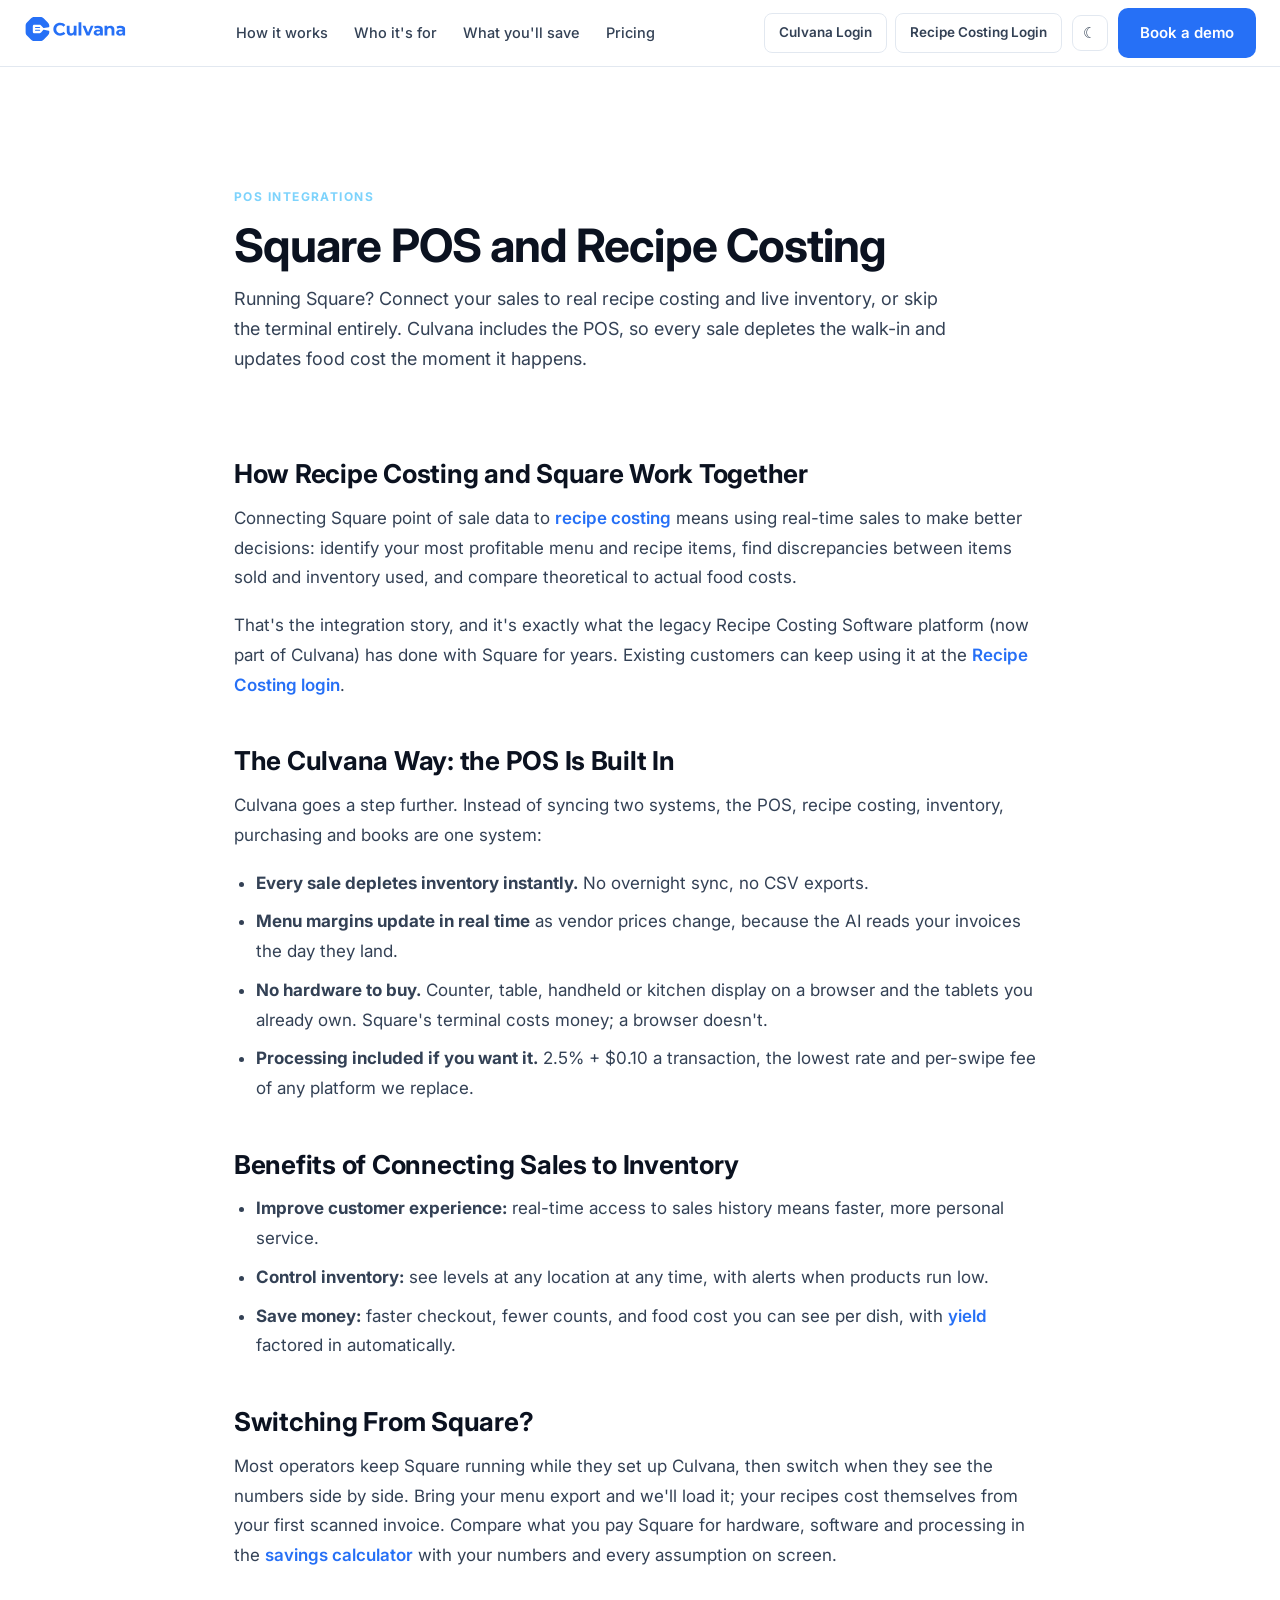
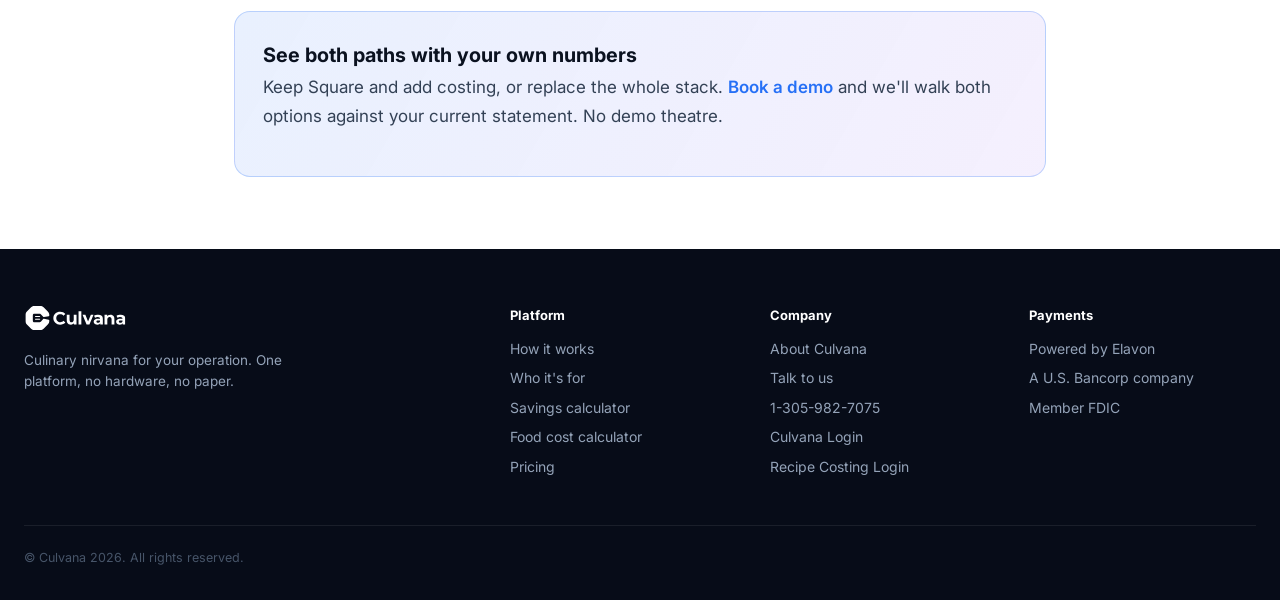
<file: pos-integrations/squarepos-recipe-costing/index.html>
<!doctype html>
<html lang="en">
<head>
<meta charset="utf-8">
<meta name="viewport" content="width=device-width,initial-scale=1">
<title>Square POS Recipe Costing Integration | Culvana</title>
<meta name="description" content="Using Square POS? Connect your sales to real recipe costing and inventory, or replace the terminal entirely. Culvana depletes inventory on every sale and shows true food cost in real time.">
<link rel="icon" href="/culvana-mark.svg">
<link rel="stylesheet" href="https://fonts.googleapis.com/css2?family=Inter:wght@400;500;600;700&display=swap">
<meta property="og:type" content="website">
<meta property="og:site_name" content="Culvana">
<meta property="og:title" content="Square POS Recipe Costing Integration">
<meta property="og:description" content="Connect Square sales to real recipe costing and inventory, or replace the terminal entirely with Culvana.">
<meta property="og:url" content="https://culvana.ai/pos-integrations/squarepos-recipe-costing/">
<link rel="canonical" href="https://culvana.ai/pos-integrations/squarepos-recipe-costing/">
<meta name="theme-color" content="#2670F6" media="(prefers-color-scheme: light)">
<meta name="theme-color" content="#080D16" media="(prefers-color-scheme: dark)">
<link rel="stylesheet" href="/style.css">
<script>
(function(){
  var saved = null;
  try { saved = localStorage.getItem('cv-theme'); } catch(e){}
  var sysDark = window.matchMedia && window.matchMedia('(prefers-color-scheme: dark)').matches;
  document.documentElement.setAttribute('data-theme', saved || (sysDark ? 'dark' : 'light'));
})();
</script>
<style>
.article-wrap{max-width:860px;margin:0 auto;padding:0 24px}
.article-hero{padding:120px 0 24px}
.article-hero h1{font-size:clamp(30px,4.5vw,46px);line-height:1.13;letter-spacing:-.02em;margin:14px 0 12px}
.article-hero .lead2{font-size:18px;line-height:1.65;color:var(--ink-soft);max-width:720px}
.article-body{padding:16px 0 72px;font-size:17px;line-height:1.75;color:var(--ink-soft)}
.article-body h2{font-size:26px;letter-spacing:-.01em;margin:46px 0 14px;color:var(--ink)}
.article-body p{margin:0 0 18px}
.article-body ul{margin:0 0 18px;padding-left:22px}
.article-body li{margin-bottom:9px}
.article-body a{color:var(--brand);font-weight:600;text-decoration:none}
.article-body a:hover{text-decoration:underline}
.article-cta{background:linear-gradient(120deg,rgba(38,112,246,.10),rgba(124,58,237,.08));border:1px solid rgba(38,112,246,.25);border-radius:16px;padding:26px 28px;margin:40px 0 0}
.article-cta h3{margin-top:0;color:var(--ink)}
</style>
</head>
<body>
<a class="skip" href="#main">Skip to content</a>

<nav>
  <div class="wrap">
    <a href="/"><img src="/culvana-lockup.svg" alt="Culvana" height="26" class="logo-img"></a>
    <div class="links" id="navlinks">
      <a href="/#how">How it works</a>
      <a href="/#who">Who it's for</a>
      <a href="/savings.html">What you'll save</a>
      <a href="/pricing/">Pricing</a>
      <a href="/launch.html" class="navlogin-mobile">Culvana Login</a>
      <a href="https://shared.recipe-costing.net/" class="navlogin-mobile">Recipe Costing Login</a>
    </div>
    <div style="display:flex;gap:10px;align-items:center">
      <div class="nav-logins">
        <a href="/launch.html" class="nav-login">Culvana Login</a>
        <a href="https://shared.recipe-costing.net/" class="nav-login">Recipe Costing Login</a>
      </div>
      <button id="burger" class="burger" type="button" aria-label="Menu" aria-expanded="false" aria-controls="navlinks">☰</button>
      <button id="themeBtn" class="theme-btn" type="button"></button>
      <a class="btn btn-p" href="/#talk">Book a demo</a>
    </div>
  </div>
</nav>

<main id="main">
<header class="article-hero">
  <div class="article-wrap">
    <div class="eyebrow" style="color:#7DD3FC">POS integrations</div>
    <h1>Square POS and Recipe Costing</h1>
    <p class="lead2">Running Square? Connect your sales to real recipe costing and live inventory, or skip the terminal entirely. Culvana includes the POS, so every sale depletes the walk-in and updates food cost the moment it happens.</p>
  </div>
</header>

<article class="article-body">
  <div class="article-wrap">
    <h2>How Recipe Costing and Square Work Together</h2>
    <p>Connecting Square point of sale data to <a href="/recipe-costing/">recipe costing</a> means using real-time sales to make better decisions: identify your most profitable menu and recipe items, find discrepancies between items sold and inventory used, and compare theoretical to actual food costs.</p>
    <p>That's the integration story, and it's exactly what the legacy Recipe Costing Software platform (now part of Culvana) has done with Square for years. Existing customers can keep using it at the <a href="https://shared.recipe-costing.net/">Recipe Costing login</a>.</p>

    <h2>The Culvana Way: the POS Is Built In</h2>
    <p>Culvana goes a step further. Instead of syncing two systems, the POS, recipe costing, inventory, purchasing and books are one system:</p>
    <ul>
      <li><strong>Every sale depletes inventory instantly.</strong> No overnight sync, no CSV exports.</li>
      <li><strong>Menu margins update in real time</strong> as vendor prices change, because the AI reads your invoices the day they land.</li>
      <li><strong>No hardware to buy.</strong> Counter, table, handheld or kitchen display on a browser and the tablets you already own. Square's terminal costs money; a browser doesn't.</li>
      <li><strong>Processing included if you want it.</strong> 2.5% + $0.10 a transaction, the lowest rate and per-swipe fee of any platform we replace.</li>
    </ul>

    <h2>Benefits of Connecting Sales to Inventory</h2>
    <ul>
      <li><strong>Improve customer experience:</strong> real-time access to sales history means faster, more personal service.</li>
      <li><strong>Control inventory:</strong> see levels at any location at any time, with alerts when products run low.</li>
      <li><strong>Save money:</strong> faster checkout, fewer counts, and food cost you can see per dish, with <a href="/blog/what-is-yield-and-how-to-calculate-it/">yield</a> factored in automatically.</li>
    </ul>

    <h2>Switching From Square?</h2>
    <p>Most operators keep Square running while they set up Culvana, then switch when they see the numbers side by side. Bring your menu export and we'll load it; your recipes cost themselves from your first scanned invoice. Compare what you pay Square for hardware, software and processing in the <a href="/savings.html">savings calculator</a> with your numbers and every assumption on screen.</p>

    <div class="article-cta">
      <h3>See both paths with your own numbers</h3>
      <p>Keep Square and add costing, or replace the whole stack. <a href="/#talk">Book a demo</a> and we'll walk both options against your current statement. No demo theatre.</p>
    </div>
  </div>
</article>
</main>

<footer>
  <div class="wrap">
    <div class="cols">
      <div>
        <img src="/culvana-lockup.svg" alt="Culvana" height="26" style="filter:brightness(0) invert(1);margin-bottom:12px">
        <p style="font-size:13.5px;max-width:280px">Culinary nirvana for your operation. One platform, no hardware, no paper.</p>
      </div>
      <div><h4>Platform</h4><ul>
        <li><a href="/#how">How it works</a></li>
        <li><a href="/#who">Who it's for</a></li>
        <li><a href="/savings.html">Savings calculator</a></li>
        <li><a href="/food-cost-calculator/">Food cost calculator</a></li>
        <li><a href="/pricing/">Pricing</a></li>
      </ul></div>
      <div><h4>Company</h4><ul>
        <li><a href="/about/">About Culvana</a></li>
        <li><a href="/#talk">Talk to us</a></li>
        <li><a href="tel:+13059827075">1-305-982-7075</a></li>
        <li><a href="/launch.html">Culvana Login</a></li>
        <li><a href="https://shared.recipe-costing.net/">Recipe Costing Login</a></li>
      </ul></div>
      <div><h4>Payments</h4><ul>
        <li>Powered by Elavon</li>
        <li>A U.S. Bancorp company</li>
        <li>Member FDIC</li>
      </ul></div>
    </div>
    <div class="base">&copy; Culvana <span id="yr"></span>. All rights reserved.</div>
  </div>
</footer>

<script>
document.getElementById('yr').textContent = new Date().getFullYear();
(function(){
  var btn = document.getElementById('themeBtn');
  if (!btn) return;
  var paint = function(){
    var dark = document.documentElement.getAttribute('data-theme') === 'dark';
    btn.textContent = dark ? '☀' : '☾';
    btn.setAttribute('aria-label', dark ? 'Switch to light mode' : 'Switch to dark mode');
  };
  paint();
  btn.addEventListener('click', function(){
    var next = document.documentElement.getAttribute('data-theme') === 'dark' ? 'light' : 'dark';
    document.documentElement.setAttribute('data-theme', next);
    try { localStorage.setItem('cv-theme', next); } catch(e){}
    paint();
  });
})();
(function(){
  var b = document.getElementById('burger'), l = document.getElementById('navlinks');
  if (!b || !l) return;
  b.addEventListener('click', function(){
    var open = l.classList.toggle('open');
    b.setAttribute('aria-expanded', open ? 'true' : 'false');
    b.textContent = open ? '✕' : '☰';
  });
  l.querySelectorAll('a').forEach(function(a){
    a.addEventListener('click', function(){ l.classList.remove('open'); b.setAttribute('aria-expanded','false'); b.textContent='☰'; });
  });
})();
</script>
<!--Start of Tawk.to Script-->
<script type="text/javascript">
var Tawk_API=Tawk_API||{}, Tawk_LoadStart=new Date();
(function(){
var s1=document.createElement("script"),s0=document.getElementsByTagName("script")[0];
s1.async=true;
s1.src='https://embed.tawk.to/62b45cfc7b967b1179962215/1g688mf39';
s1.charset='UTF-8';
s1.setAttribute('crossorigin','*');
s0.parentNode.insertBefore(s1,s0);
})();
</script>
<!--End of Tawk.to Script-->
</body>
</html>
</file>
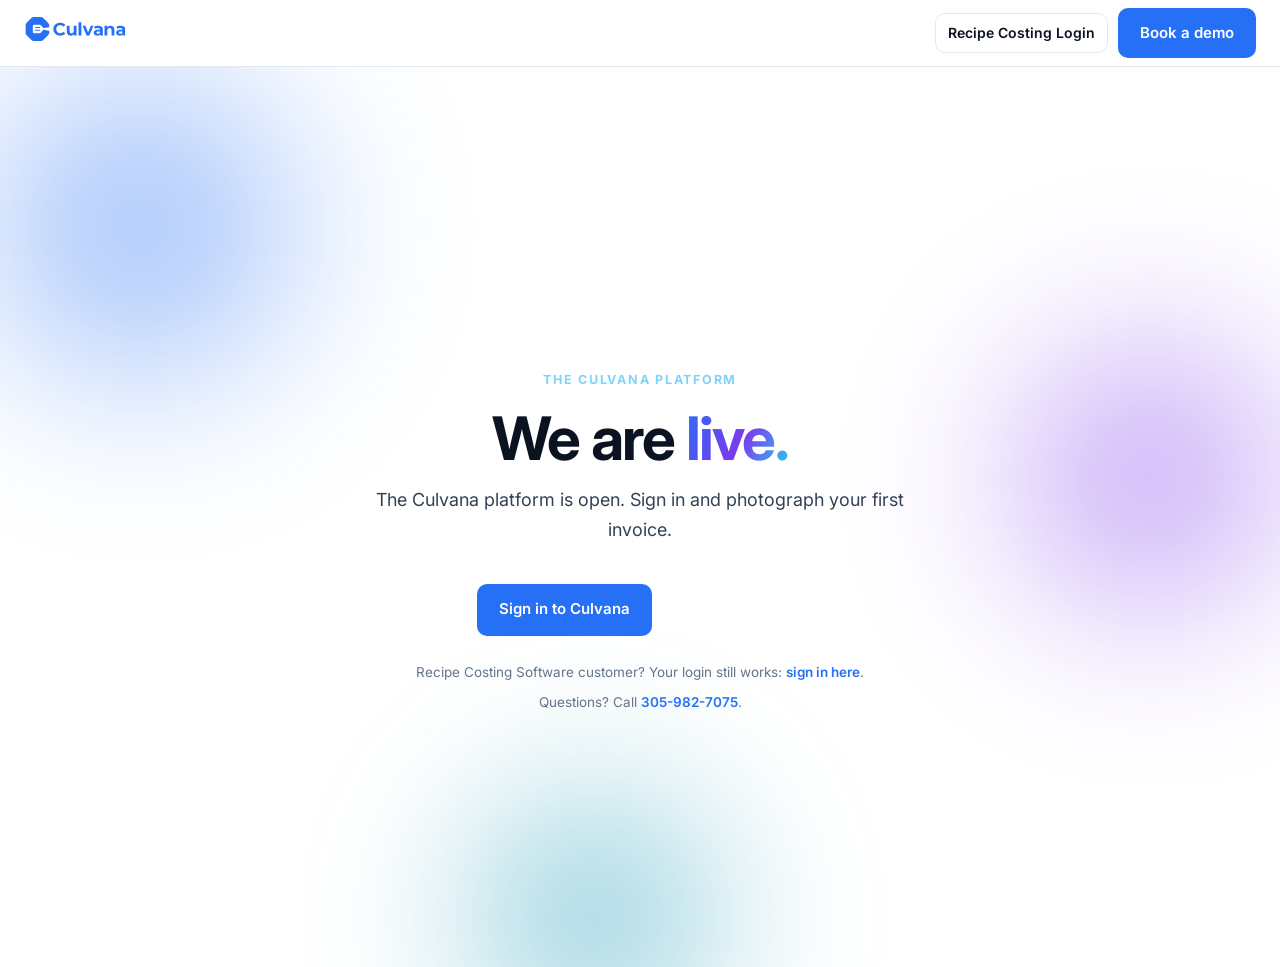
<file: launch.html>
<!doctype html>
<html lang="en">
<head>
<meta charset="utf-8">
<meta name="viewport" content="width=device-width,initial-scale=1">
<title>The Culvana platform launches August 3 | Culvana</title>
<meta name="description" content="The Culvana platform goes live August 3, 2026. One platform for the whole restaurant. No hardware. No paper.">
<meta name="robots" content="noindex">
<link rel="icon" href="/culvana-mark.svg">
<link rel="stylesheet" href="https://fonts.googleapis.com/css2?family=Inter:wght@400;500;600;700&display=swap">
<link rel="canonical" href="https://culvana.ai/launch.html">
<link rel="stylesheet" href="/style.css">
<script>
(function(){
  var saved = null;
  try { saved = localStorage.getItem('cv-theme'); } catch(e){}
  var sysDark = window.matchMedia && window.matchMedia('(prefers-color-scheme: dark)').matches;
  document.documentElement.setAttribute('data-theme', saved || (sysDark ? 'dark' : 'light'));
})();
</script>
<style>
html,body{height:100%}
.launch-stage{position:relative;min-height:100vh;display:flex;align-items:center;justify-content:center;overflow:hidden;padding:110px 24px 60px}
.launch-bg{position:absolute;inset:0;pointer-events:none;filter:blur(70px);opacity:.5}
.launch-bg .lb{position:absolute;border-radius:50%}
.launch-bg .lb1{width:520px;height:520px;left:-120px;top:-100px;background:radial-gradient(circle,#2670F6,transparent 65%);animation:drift1 16s ease-in-out infinite alternate}
.launch-bg .lb2{width:460px;height:460px;right:-100px;top:20%;background:radial-gradient(circle,#7C3AED,transparent 65%);animation:drift2 19s ease-in-out infinite alternate}
.launch-bg .lb3{width:420px;height:420px;left:30%;bottom:-160px;background:radial-gradient(circle,#0891B2,transparent 65%);animation:drift3 22s ease-in-out infinite alternate}
@keyframes drift1{to{transform:translate(60px,40px) scale(1.15)}}
@keyframes drift2{to{transform:translate(-50px,60px) scale(1.1)}}
@keyframes drift3{to{transform:translate(40px,-50px) scale(1.2)}}
.launch-card{position:relative;text-align:center;max-width:820px;margin:0 auto}
.launch-eyebrow{font-size:12.5px;font-weight:700;letter-spacing:.14em;text-transform:uppercase;color:#7DD3FC;margin-bottom:16px}
.launch-card h1{font-size:clamp(34px,5.5vw,60px);line-height:1.08;letter-spacing:-.03em;margin:0 0 14px}
.launch-card h1 .grad2{background:linear-gradient(120deg,#2670F6,#7C3AED 55%,#22D3EE);-webkit-background-clip:text;background-clip:text;color:transparent}
.launch-sub{font-size:18px;line-height:1.65;color:var(--ink-soft);max-width:560px;margin:0 auto 40px}
.count{display:flex;gap:14px;justify-content:center;flex-wrap:wrap;margin-bottom:14px}
.cell{min-width:118px;padding:22px 10px 16px;border-radius:18px;background:rgba(128,128,128,.08);border:1px solid rgba(128,128,128,.22);backdrop-filter:blur(6px);animation:cellin .8s cubic-bezier(.2,.9,.3,1.2) both}
.cell:nth-child(2){animation-delay:.08s}
.cell:nth-child(3){animation-delay:.16s}
.cell:nth-child(4){animation-delay:.24s}
@keyframes cellin{from{opacity:0;transform:translateY(18px) scale(.92)}to{opacity:1;transform:none}}
.cell b{display:block;font-size:clamp(38px,6vw,56px);font-weight:700;letter-spacing:-.03em;font-variant-numeric:tabular-nums;line-height:1;background:linear-gradient(180deg,var(--ink),#94A3B8);-webkit-background-clip:text;background-clip:text;color:transparent}
.cell span{display:block;margin-top:8px;font-size:11.5px;font-weight:700;letter-spacing:.12em;text-transform:uppercase;color:var(--mute)}
.launch-date{font-size:14px;color:var(--mute);margin-bottom:38px}
.launch-date b{color:var(--ink)}
.launch-ctas{display:flex;gap:12px;justify-content:center;flex-wrap:wrap}
.tick b{animation:tickpop .4s ease}
@keyframes tickpop{0%{transform:scale(1.12)}100%{transform:scale(1)}}
@keyframes cv-pulse{0%{box-shadow:0 0 0 0 rgba(38,112,246,.6)}70%{box-shadow:0 0 0 12px rgba(38,112,246,0)}100%{box-shadow:0 0 0 0 rgba(38,112,246,0)}}
.pulse-login{animation:cv-pulse 1.8s infinite;border-radius:10px}
@media (prefers-reduced-motion: reduce){.launch-bg .lb,.cell,.tick b,.pulse-login{animation:none}}
</style>
</head>
<body>
<nav>
  <div class="wrap">
    <a href="/"><img src="/culvana-lockup.svg" alt="Culvana" height="26" class="logo-img"></a>
    <div style="display:flex;gap:10px;align-items:center">
      <a href="https://shared.recipe-costing.net/" class="nav-login pulse-login" style="padding:8px 12px;font-weight:600;font-size:14px;text-decoration:none;color:var(--ink)">Recipe Costing Login</a>
      <a class="btn btn-p" href="/#talk">Book a demo</a>
    </div>
  </div>
</nav>

<main class="launch-stage">
  <div class="launch-bg"><div class="lb lb1"></div><div class="lb lb2"></div><div class="lb lb3"></div></div>
  <div class="launch-card">
    <div class="launch-eyebrow">The Culvana platform</div>
    <h1 id="headline">Something big is <span class="grad2">cooking.</span></h1>
    <p class="launch-sub" id="subline">The Culvana portal goes live August 3. One login for POS, inventory, recipe costing, purchasing, books and payments. No hardware. No paper.</p>

    <div class="count" id="count" aria-live="polite">
      <div class="cell tick"><b id="d">--</b><span>Days</span></div>
      <div class="cell tick"><b id="h">--</b><span>Hours</span></div>
      <div class="cell tick"><b id="m">--</b><span>Minutes</span></div>
      <div class="cell tick"><b id="s">--</b><span>Seconds</span></div>
    </div>
    <div class="launch-date">Launching <b>Monday, August 3, 2026</b></div>

    <div class="launch-ctas" id="ctas">
      <a class="btn btn-p" href="/#talk">Get a demo before launch</a>
      <a class="btn btn-g" href="/savings.html">See what you'd save</a>
    </div>
    <p style="font-size:13.5px;color:var(--mute);margin-top:26px">Recipe Costing Software customer? Your login still works: <a href="https://shared.recipe-costing.net/" style="color:var(--brand);font-weight:600">sign in here</a>.</p>
    <p style="font-size:13.5px;color:var(--mute);margin-top:8px">Questions? Call <a href="tel:+13059827075" style="color:var(--brand);font-weight:600">305-982-7075</a>.</p>
  </div>
</main>

<script>
(function(){
  var target = new Date('2026-08-03T09:00:00-04:00').getTime();
  var d=document.getElementById('d'),h=document.getElementById('h'),m=document.getElementById('m'),s=document.getElementById('s');
  function pad(n){ return n < 10 ? '0' + n : '' + n; }
  function setCell(el, val){
    if (el.textContent !== val){ el.textContent = val; el.style.animation='none'; void el.offsetWidth; el.style.animation=''; }
  }
  function live(){
    document.getElementById('headline').innerHTML = 'We are <span class="grad2">live.</span>';
    document.getElementById('subline').textContent = 'The Culvana platform is open. Sign in and photograph your first invoice.';
    document.getElementById('count').style.display = 'none';
    document.querySelector('.launch-date').style.display = 'none';
    document.getElementById('ctas').innerHTML = '<a class="btn btn-p" href="https://app.culvana.ai">Sign in to Culvana</a><a class="btn btn-g" href="/#talk">Book a demo</a>';
  }
  function tick(){
    var now = Date.now();
    var diff = target - now;
    if (diff <= 0){ live(); clearInterval(t); return; }
    var days = Math.floor(diff / 86400000);
    var hrs  = Math.floor(diff % 86400000 / 3600000);
    var mins = Math.floor(diff % 3600000 / 60000);
    var secs = Math.floor(diff % 60000 / 1000);
    setCell(d, '' + days);
    setCell(h, pad(hrs));
    setCell(m, pad(mins));
    setCell(s, pad(secs));
  }
  tick();
  var t = setInterval(tick, 1000);
})();
</script>
<!--Start of Tawk.to Script-->
<script type="text/javascript">
var Tawk_API=Tawk_API||{}, Tawk_LoadStart=new Date();
(function(){
var s1=document.createElement("script"),s0=document.getElementsByTagName("script")[0];
s1.async=true;
s1.src='https://embed.tawk.to/62b45cfc7b967b1179962215/1g688mf39';
s1.charset='UTF-8';
s1.setAttribute('crossorigin','*');
s0.parentNode.insertBefore(s1,s0);
})();
</script>
<!--End of Tawk.to Script-->
</body>
</html>
</file>
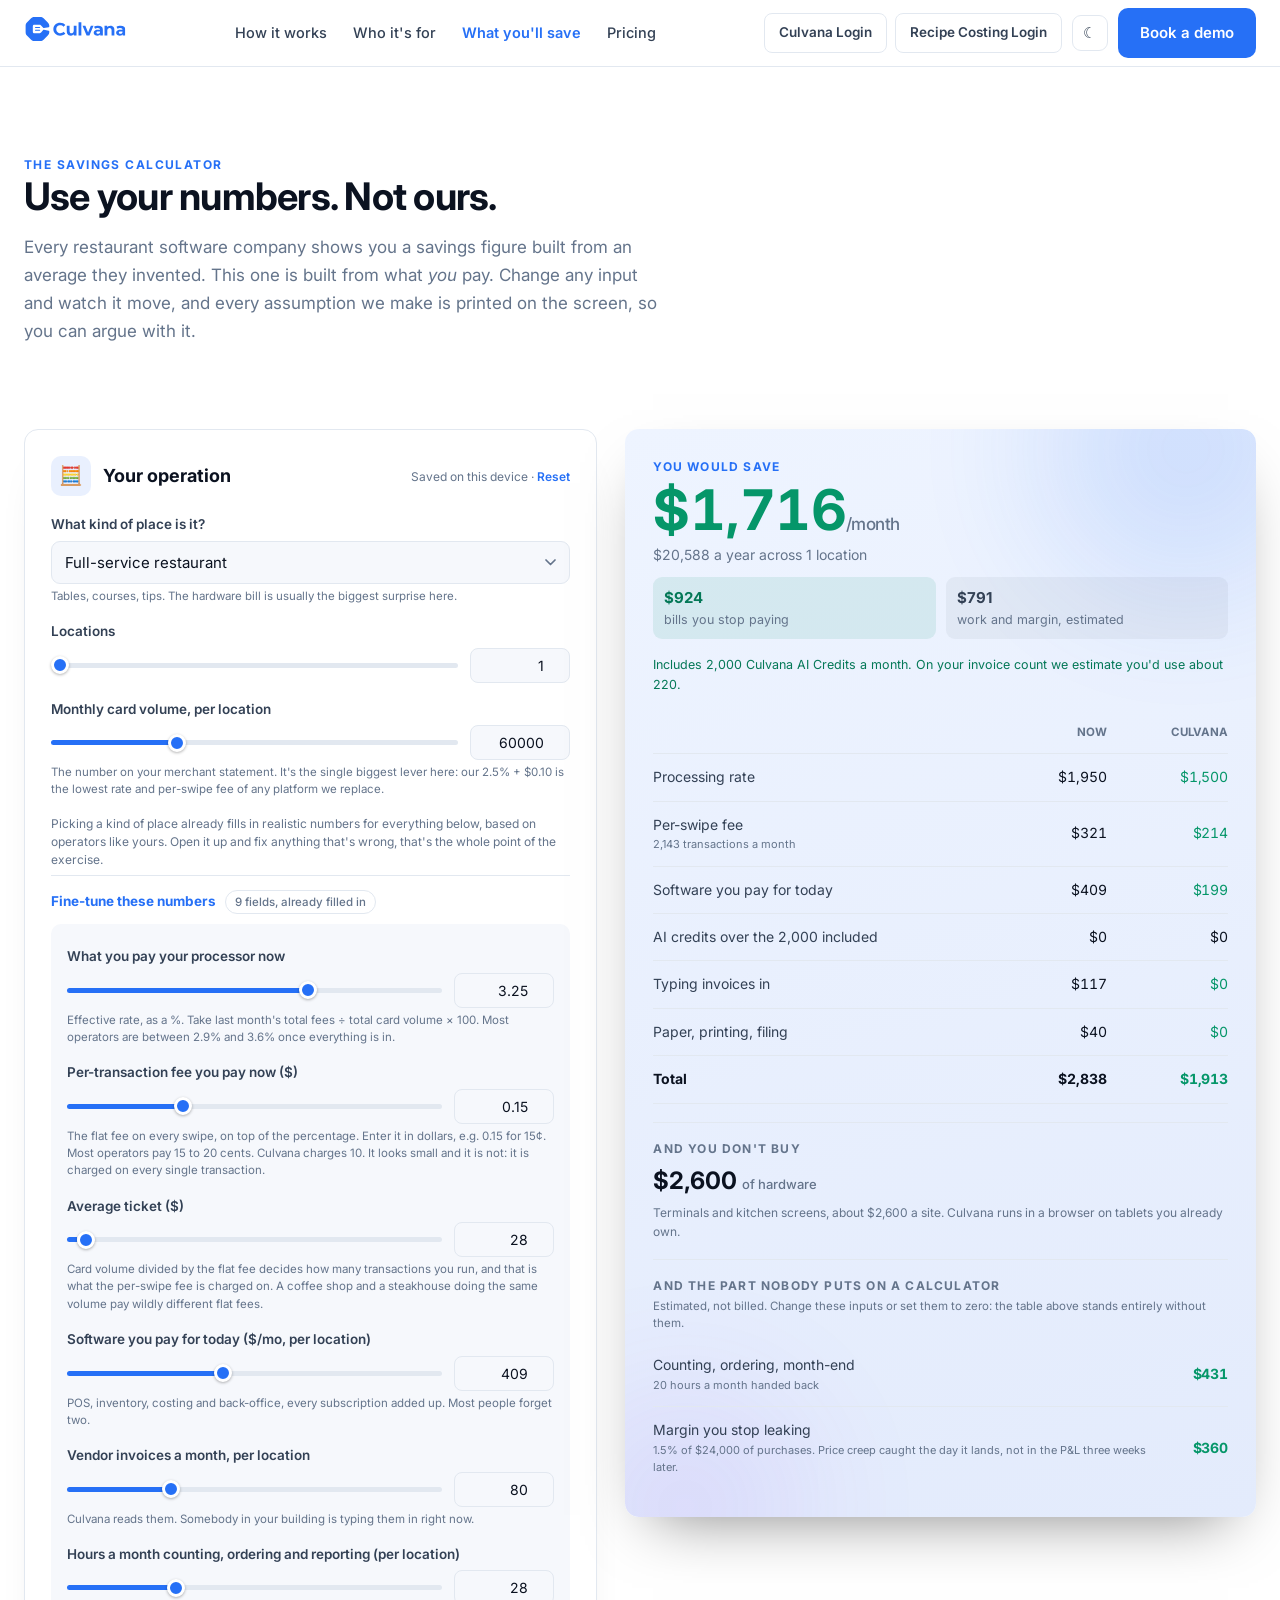
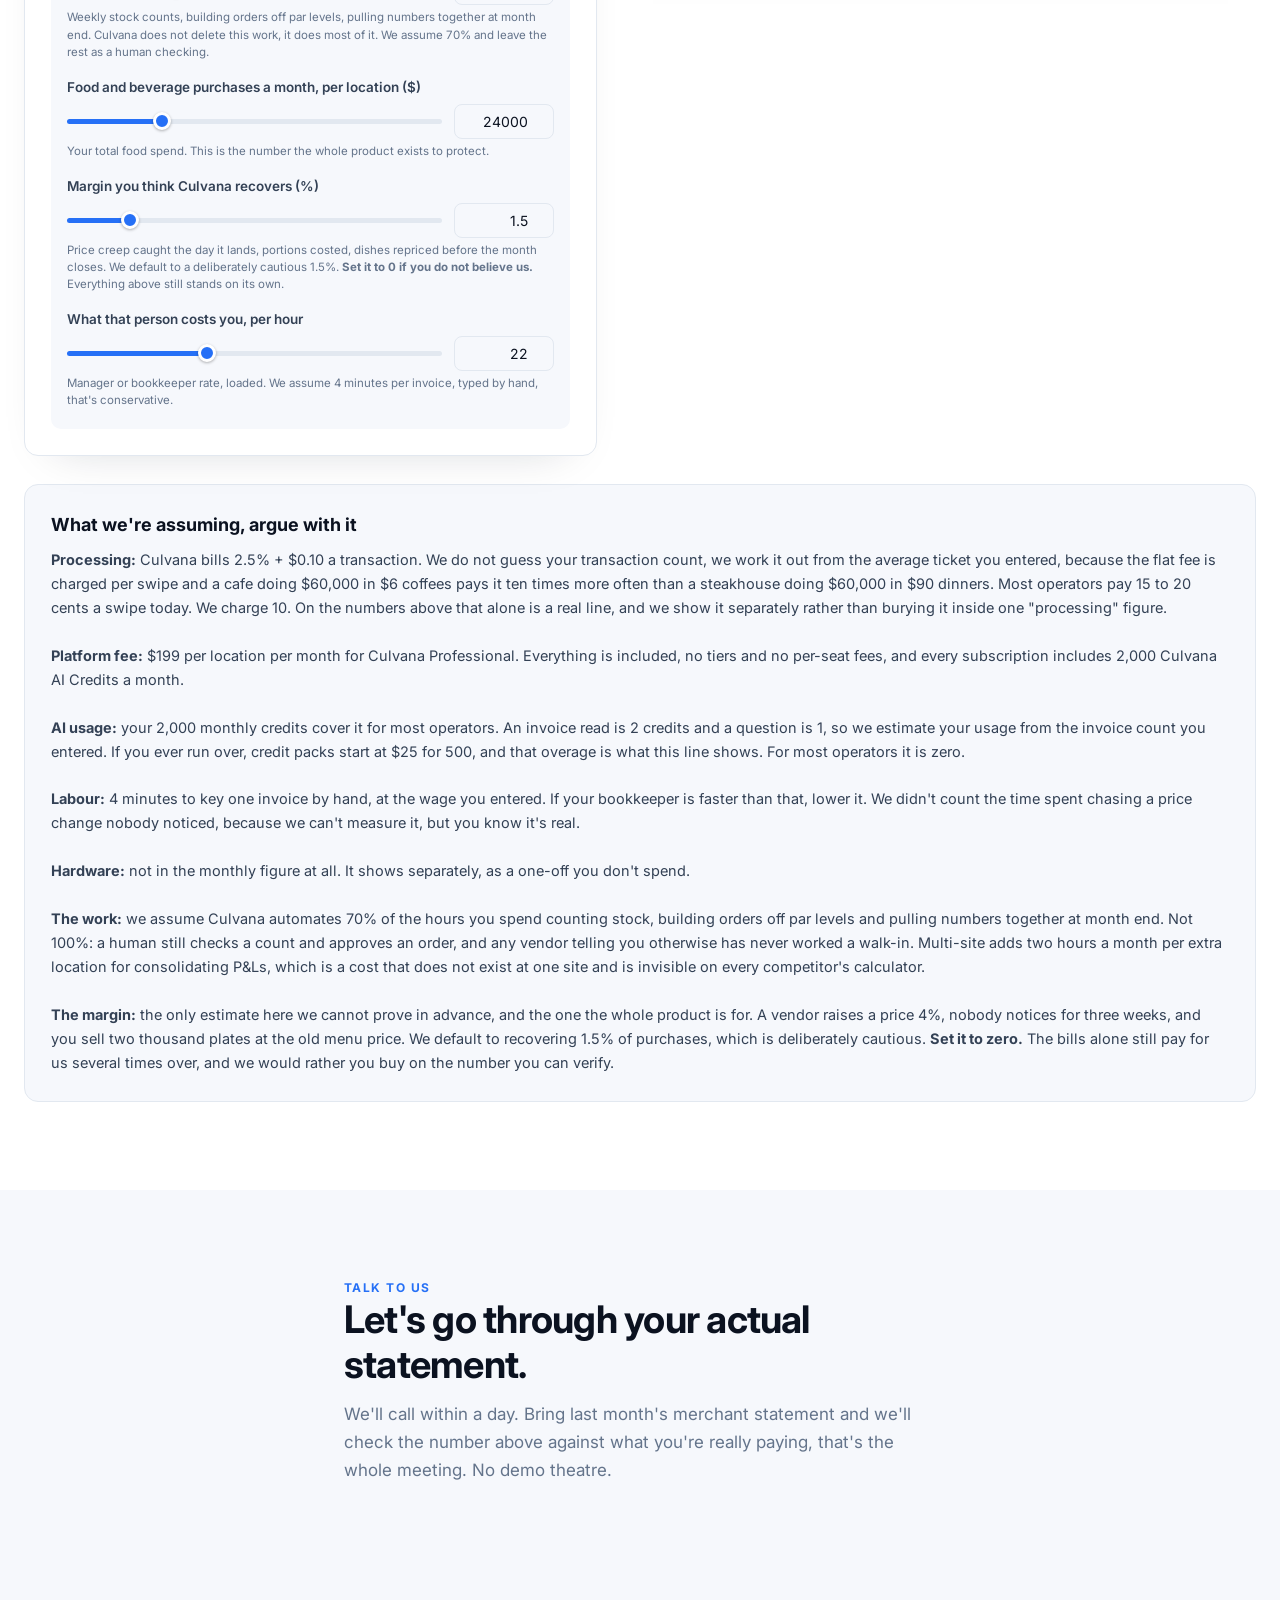
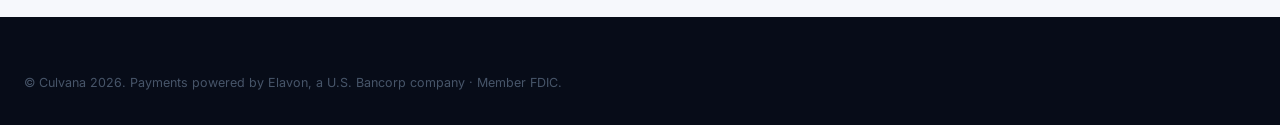
<file: savings.html>
<!doctype html>
<html lang="en">
<head>
<meta charset="utf-8">
<meta name="viewport" content="width=device-width,initial-scale=1">
<title>What you'd save with Culvana, work it out with your own numbers</title>
<meta name="description" content="Put in what you actually pay today. We'll show you the difference, itemised, with the assumptions on screen.">
<link rel="icon" href="culvana-mark.svg">
<link rel="preconnect" href="https://fonts.googleapis.com">
<link rel="preload" as="style" href="https://fonts.googleapis.com/css2?family=Inter:wght@400;500;600;700&display=swap">
<link rel="stylesheet" href="https://fonts.googleapis.com/css2?family=Inter:wght@400;500;600;700&display=swap" media="print" onload="this.media='all'">
<noscript><link rel="stylesheet" href="https://fonts.googleapis.com/css2?family=Inter:wght@400;500;600;700&display=swap"></noscript>
<link rel="stylesheet" href="style.css">
<script>
/* THEME. Set before first paint, from an inline script in <head>, so a dark-mode visitor never gets a white
   flash. Doing this in a deferred script is the single most common way a dark theme feels broken. */
(function(){
  var saved = null;
  try { saved = localStorage.getItem('cv-theme'); } catch(e){}
  var sysDark = window.matchMedia && window.matchMedia('(prefers-color-scheme: dark)').matches;
  var theme = saved || (sysDark ? 'dark' : 'light');
  document.documentElement.setAttribute('data-theme', theme);
})();
</script>
<style>
  /* RESULT CARD THEME TOKENS.
     This card was hard-coded navy-with-white-text regardless of site theme, which is correct in dark
     mode (it matches the hero) and wrong in light mode (a black box sitting on an otherwise white page
     looks like a mistake, not a design choice). Every colour the result card uses is a token here, with
     a light-mode value and a dark-mode override, the same pattern the rest of the site already uses for
     --ink/--line/--card etc. */
  :root{
    --r-bg: linear-gradient(165deg,#EEF4FF,#E3EBFC);
    --r-ink: var(--ink); --r-ink2: var(--ink-soft); --r-sub: var(--mute); --r-mute: var(--mute);
    --r-line: var(--line);
    --r-save: var(--sage); --r-cost: var(--danger); --r-amber: var(--amber); --r-accent: var(--brand);
    --r-chip1-bg: rgba(5,150,105,.10); --r-chip1-ink: #047857;
    --r-chip2-bg: rgba(51,65,85,.06);
    --r-blue-bg: rgba(38,112,246,.08); --r-blue-border: rgba(38,112,246,.28); --r-blue-ink: #1E3A8A;
  }
  html[data-theme="dark"]{
    --r-bg: var(--navy);
    --r-ink: #fff; --r-ink2: #CBD5E1; --r-sub: #94A3B8; --r-mute: #64748B;
    --r-line: rgba(255,255,255,.09);
    --r-save: #34D399; --r-cost: #F87171; --r-amber: #FBBF24; --r-accent: #60A5FA;
    --r-chip1-bg: rgba(52,211,153,.12); --r-chip1-ink: #34D399;
    --r-chip2-bg: rgba(148,163,184,.10);
    --r-blue-bg: rgba(38,112,246,.12); --r-blue-border: rgba(38,112,246,.30); --r-blue-ink: #DBEAFE;
  }

  .calc{display:grid;grid-template-columns:1fr 1.1fr;gap:28px;align-items:start}
  .field{margin-bottom:16px}
  .field label{display:block;font-size:13.5px;font-weight:600;color:var(--ink-soft);margin-bottom:5px}
  .field input.field select{width:100%;padding:11px 13px;border:1px solid var(--line);border-radius:9px;font-size:15px;font-family:inherit}
  .field .hint{font-size:11.5px;color:var(--mute);margin-top:4px;line-height:1.5}
  .result{background:var(--r-bg);color:var(--r-ink);border-radius:var(--r);padding:28px;position:sticky;top:86px}
  .big{font-size:52px;font-weight:700;letter-spacing:-.03em;line-height:1;margin:6px 0}
  .result table{color:var(--r-ink2)}
  .result th.result td{border-bottom:1px solid var(--r-line);padding:11px 0}
  .result th{color:var(--r-mute)}
  .result td.num{color:var(--r-ink)}
  .save{color:var(--r-save);font-weight:700}
  .cost{color:var(--r-cost)}
  @media(max-width:860px){.calc{grid-template-columns:1fr}.result{position:static}}

  /* The "Your operation" card in dark mode was close enough in tone to the navy result card that the
     two blurred into one shape. Give the input surface a flatter, more neutral dark tone so it reads as
     "the form" and the result card reads as "the answer" beside it. Light mode already has enough
     contrast between a white card and the page, so this only applies in dark mode. */
  html[data-theme="dark"] .calc > div > .card{ background:#0A0F18; border-color:#1B2536; }

  /* SLIDERS. Fourteen typed number fields is a form. A slider you can drag while glancing at the total
     move live is a toy, and toys get finished. The number box next to each one stays, for anyone who
     wants to type an exact figure instead of dragging to it. */
  .slidewrap{display:flex;align-items:center;gap:12px}
  .slidewrap input[type=range]{
    flex:1;-webkit-appearance:none;appearance:none;height:5px;border-radius:999px;
    background:var(--line);outline:none;margin:0;cursor:pointer
  }
  .slidewrap input[type=range]::-webkit-slider-thumb{
    -webkit-appearance:none;appearance:none;width:18px;height:18px;border-radius:50%;
    background:var(--brand);border:3px solid var(--card);box-shadow:0 1px 3px rgba(0,0,0,.3);cursor:pointer
  }
  .slidewrap input[type=range]::-moz-range-thumb{
    width:18px;height:18px;border-radius:50%;background:var(--brand);border:3px solid var(--card);
    box-shadow:0 1px 3px rgba(0,0,0,.3);cursor:pointer
  }
  .slidewrap .numbox{flex:none;width:100px}
  .slidewrap .numbox input{
    width:100%;padding:8px 10px;border:1px solid var(--line);border-radius:8px;
    font-size:14px;font-family:inherit;text-align:right;
    background:var(--bg-soft);color:var(--ink)
  }

  /* FINE-TUNE. Three fields up front (kind, locations, volume) get a real number on screen instantly.
     The other nine are pre-filled the moment you pick a kind. They used to be tucked behind a click-to-
     open disclosure; Rob's call was that hiding nine already-correct fields behind a toggle just adds a
     click nobody wants to make, so the section is a plain always-visible panel now, only visually set
     apart from the basics above it. */
  .finetune{margin-top:6px;border-top:1px solid var(--line);padding-top:14px}
  .finetune-label{
    font-size:13.5px;font-weight:700;color:var(--brand);
    display:flex;align-items:center;gap:7px;margin-bottom:2px
  }
  .finetune-body{background:var(--bg-soft);border-radius:10px;padding:14px 16px 4px;margin-top:10px}
  .finetune-body .field:first-of-type{margin-top:8px}
  .finetune-label .count{
    font-weight:500;color:var(--mute);background:var(--card);border:1px solid var(--line);
    border-radius:999px;padding:2px 9px;font-size:11.5px;margin-left:2px
  }

  /* CUSTOM DROPDOWN for "What kind of place is it?". A native <select> can't be themed once it's open
     in most browsers, so it always looks like a different piece of software was bolted onto the page.
     This is a button + a themed menu that mirror a real, still-functional <select> underneath (kept for
     keyboard and screen-reader users), so nothing about the calculator's own logic has to know the
     difference. */
  .csel{position:relative}
  .csel-native{
    position:absolute;width:1px;height:1px;padding:0;margin:-1px;overflow:hidden;
    clip:rect(0,0,0,0);white-space:nowrap;border:0
  }
  .csel-btn{
    width:100%;display:flex;align-items:center;justify-content:space-between;gap:10px;
    padding:11px 13px;border:1px solid var(--line);border-radius:9px;background:var(--bg-soft);
    color:var(--ink);font-size:15px;font-family:inherit;cursor:pointer;text-align:left;transition:.15s
  }
  .csel-btn:hover{border-color:var(--brand)}
  .csel.open .csel-btn{border-color:var(--brand);box-shadow:0 0 0 3px rgba(38,112,246,.15)}
  .csel-chev{color:var(--mute);flex:none;transition:transform .18s}
  .csel.open .csel-chev{transform:rotate(180deg);color:var(--brand)}
  .csel-list{
    position:absolute;left:0;right:0;top:calc(100% + 6px);z-index:30;
    background:var(--card);border:1px solid var(--line);border-radius:12px;
    padding:6px;box-shadow:0 24px 50px -18px rgba(0,0,0,.35);
    max-height:300px;overflow-y:auto;
    opacity:0;transform:translateY(-6px);pointer-events:none;transition:opacity .15s,transform .15s
  }
  .csel.open .csel-list{opacity:1;transform:none;pointer-events:auto}
  .csel-opt{padding:9px 12px;border-radius:8px;font-size:14.5px;color:var(--ink-soft);cursor:pointer}
  .csel-opt:hover{background:var(--bg-soft);color:var(--ink)}
  .csel-opt.sel{background:rgba(38,112,246,.10);color:var(--brand);font-weight:600}

  /* DEPTH. Two flat-bordered boxes side by side reads like a spreadsheet. A little lift and, on the
     result card, the same blurred-blob mesh the hero uses (much smaller, much quieter) ties this page
     back to the rest of the site instead of looking like a tool bolted on afterwards. */
  .calc .card{box-shadow:0 20px 46px -32px rgba(15,23,42,.22)}
  html[data-theme="dark"] .calc .card{box-shadow:0 20px 46px -26px rgba(0,0,0,.55)}
  .result{position:sticky;top:86px;isolation:isolate;overflow:hidden;box-shadow:0 26px 60px -28px rgba(0,0,0,.5)}
  .result .rmesh{position:absolute;inset:0;z-index:-1;overflow:hidden;border-radius:inherit;opacity:.5}
  html[data-theme="dark"] .result .rmesh{opacity:1}
  .result .rmesh i{position:absolute;border-radius:50%;filter:blur(70px);animation:rdrift 20s ease-in-out infinite}
  .result .rmesh .rb1{width:280px;height:280px;background:#2670F6;opacity:.30;top:-120px;right:-70px}
  .result .rmesh .rb2{width:240px;height:240px;background:#7C3AED;opacity:.20;bottom:-110px;left:-60px;animation-delay:-9s}
  @keyframes rdrift{
    0%,100%{transform:translate(0,0) scale(1)}
    50%{transform:translate(24px,-18px) scale(1.08)}
  }
  @media(prefers-reduced-motion:reduce){ .result .rmesh i{animation:none} }

  /* Operation card header: an icon chip like every other card on the site, so this page stops looking
     like a separate tool wearing the site's fonts. */
  .calc .ico{margin-bottom:0}
</style>
</head>
<body>
<a class="skip" href="#main">Skip to content</a>

<nav>
  <div class="wrap">
    <a href="index.html"><img src="culvana-lockup.svg" alt="Culvana" height="26" class="logo-img"></a>
    <div class="links" id="navlinks">
      <a href="index.html#how">How it works</a>
      <a href="index.html#who">Who it's for</a>
      <a href="savings.html" style="color:var(--brand);font-weight:600">What you'll save</a>
      <a href="index.html#pricing">Pricing</a>
      <a href="/launch.html" class="navlogin-mobile">Culvana Login</a>
      <a href="https://shared.recipe-costing.net/" class="navlogin-mobile">Recipe Costing Login</a>
    </div>
    <div style="display:flex;gap:10px;align-items:center">
      <div class="nav-logins">
        <a href="/launch.html" class="nav-login">Culvana Login</a>
        <a href="https://shared.recipe-costing.net/" class="nav-login">Recipe Costing Login</a>
      </div>
      <button id="burger" class="burger" type="button" aria-label="Menu" aria-expanded="false" aria-controls="navlinks">☰</button>
      <button id="themeBtn" class="theme-btn" type="button"></button>
      <a class="btn btn-p" href="index.html#talk">Book a demo</a>
    </div>
  </div>
</nav>

<main id="main">
<section style="padding-bottom:40px">
  <div class="wrap">
    <div class="eyebrow">The savings calculator</div>
    <h2>Use your numbers. Not ours.</h2>
    <p class="sub">
      Every restaurant software company shows you a savings figure built from an average they invented. This one
      is built from what <em>you</em> pay. Change any input and watch it move, and every assumption we make is
      printed on the screen, so you can argue with it.
    </p>
  </div>
</section>

<section style="padding-top:0">
<div class="wrap">
<div class="calc">

  <div>
    <div class="card">
      <div style="display:flex;align-items:center;justify-content:space-between;margin-bottom:18px;gap:12px;flex-wrap:wrap">
        <div style="display:flex;align-items:center;gap:12px">
          <div class="ico">🧮</div>
          <h3 style="margin:0">Your operation</h3>
        </div>
        <div style="font-size:12px;color:var(--mute);white-space:nowrap">Saved on this device &middot; <a href="#" id="resetCalc" style="color:var(--brand);font-weight:600;text-decoration:none">Reset</a></div>
      </div>

      <div class="field">
        <label id="kindLabel">What kind of place is it?</label>
        <div class="csel" id="kindSel">
          <button type="button" class="csel-btn" id="kindBtn" aria-haspopup="listbox" aria-expanded="false" aria-labelledby="kindLabel">
            <span id="kindBtnLabel">Full-service restaurant</span>
            <svg class="csel-chev" width="11" height="7" viewBox="0 0 11 7" fill="none" aria-hidden="true">
              <path d="M1 1l4.5 4.5L10 1" stroke="currentColor" stroke-width="1.7" stroke-linecap="round" stroke-linejoin="round"/>
            </svg>
          </button>
          <div class="csel-list" id="kindList" role="listbox" tabindex="-1" aria-labelledby="kindLabel">
            <div class="csel-opt sel" data-value="fsr" role="option" aria-selected="true">Full-service restaurant</div>
            <div class="csel-opt" data-value="qsr" role="option" aria-selected="false">Fast casual / QSR</div>
            <div class="csel-opt" data-value="bar" role="option" aria-selected="false">Bar or club</div>
            <div class="csel-opt" data-value="cafe" role="option" aria-selected="false">Café or bakery</div>
            <div class="csel-opt" data-value="catering" role="option" aria-selected="false">Catering</div>
            <div class="csel-opt" data-value="ghost" role="option" aria-selected="false">Meal prep / ghost kitchen</div>
            <div class="csel-opt" data-value="multi" role="option" aria-selected="false">Multi-unit or franchise</div>
            <div class="csel-opt" data-value="commissary" role="option" aria-selected="false">Commissary / central kitchen</div>
          </div>
          <select id="kind" class="csel-native" aria-hidden="true" tabindex="-1">
            <option value="fsr">Full-service restaurant</option>
            <option value="qsr">Fast casual / QSR</option>
            <option value="bar">Bar or club</option>
            <option value="cafe">Café or bakery</option>
            <option value="catering">Catering</option>
            <option value="ghost">Meal prep / ghost kitchen</option>
            <option value="multi">Multi-unit or franchise</option>
            <option value="commissary">Commissary / central kitchen</option>
          </select>
        </div>
        <div class="hint" id="kindHint">Tables, courses, tips. The hardware bill is usually the biggest surprise here.</div>
      </div>

      <div class="field">
        <label>Locations</label>
        <div class="slidewrap">
          <input type="range" id="locs_s" min="1" max="50" step="1" value="1" tabindex="-1">
          <div class="numbox"><input id="locs" type="number" min="1" value="1"></div>
        </div>
      </div>

      <div class="field">
        <label>Monthly card volume, per location</label>
        <div class="slidewrap">
          <input type="range" id="vol_s" min="0" max="200000" step="500" value="60000" tabindex="-1">
          <div class="numbox"><input id="vol" type="number" min="0" step="500" value="60000"></div>
        </div>
        <div class="hint">The number on your merchant statement. It's the single biggest lever here: our 2.5% + $0.10 is the lowest rate and per-swipe fee of any platform we replace.</div>
      </div>

      <div style="font-size:12px;color:var(--mute);margin:2px 0 4px;line-height:1.5">
        Picking a kind of place already fills in realistic numbers for everything below, based on operators
        like yours. Open it up and fix anything that's wrong, that's the whole point of the exercise.
      </div>

      <div class="finetune">
        <div class="finetune-label">Fine-tune these numbers <span class="count">9 fields, already filled in</span></div>
        <div class="finetune-body">

        <div class="field">
          <label>What you pay your processor now</label>
          <div class="slidewrap">
            <input type="range" id="rate_s" min="0" max="5" step="0.05" value="3.25" tabindex="-1">
            <div class="numbox"><input id="rate" type="number" min="0" step="0.05" value="3.25"></div>
          </div>
          <div class="hint">Effective rate, as a %. Take last month's total fees ÷ total card volume × 100. Most operators are between 2.9% and 3.6% once everything is in.</div>
        </div>

        <div class="field">
          <label>Per-transaction fee you pay now ($)</label>
          <div class="slidewrap">
            <input type="range" id="pertxn_s" min="0" max="0.5" step="0.01" value="0.15" tabindex="-1">
            <div class="numbox"><input id="pertxn" type="number" min="0" step="0.01" value="0.15"></div>
          </div>
          <div class="hint">The flat fee on every swipe, on top of the percentage. Enter it in dollars, e.g. 0.15 for 15&cent;. Most operators pay 15 to 20 cents. Culvana charges 10. It looks small and it is not: it is charged on every single transaction.</div>
        </div>

        <div class="field">
          <label>Average ticket ($)</label>
          <div class="slidewrap">
            <input type="range" id="ticket_s" min="1" max="1000" step="1" value="28" tabindex="-1">
            <div class="numbox"><input id="ticket" type="number" min="1" step="1" value="28"></div>
          </div>
          <div class="hint">Card volume divided by the flat fee decides how many transactions you run, and that is what the per-swipe fee is charged on. A coffee shop and a steakhouse doing the same volume pay wildly different flat fees.</div>
        </div>

        <div class="field">
          <label>Software you pay for today ($/mo, per location)</label>
          <div class="slidewrap">
            <input type="range" id="sw_s" min="0" max="1000" step="10" value="409" tabindex="-1">
            <div class="numbox"><input id="sw" type="number" min="0" step="10" value="409"></div>
          </div>
          <div class="hint">POS, inventory, costing and back-office, every subscription added up. Most people forget two.</div>
        </div>

        <div class="field">
          <label>Vendor invoices a month, per location</label>
          <div class="slidewrap">
            <input type="range" id="inv_s" min="0" max="300" step="5" value="80" tabindex="-1">
            <div class="numbox"><input id="inv" type="number" min="0" value="80"></div>
          </div>
          <div class="hint">Culvana reads them. Somebody in your building is typing them in right now.</div>
        </div>

        <div class="field">
          <label>Hours a month counting, ordering and reporting (per location)</label>
          <div class="slidewrap">
            <input type="range" id="ops_s" min="0" max="100" step="1" value="28" tabindex="-1">
            <div class="numbox"><input id="ops" type="number" min="0" step="1" value="28"></div>
          </div>
          <div class="hint">Weekly stock counts, building orders off par levels, pulling numbers together at month end. Culvana does not delete this work, it does most of it. We assume 70% and leave the rest as a human checking.</div>
        </div>

        <div class="field">
          <label>Food and beverage purchases a month, per location ($)</label>
          <div class="slidewrap">
            <input type="range" id="purch_s" min="0" max="100000" step="500" value="24000" tabindex="-1">
            <div class="numbox"><input id="purch" type="number" min="0" step="500" value="24000"></div>
          </div>
          <div class="hint">Your total food spend. This is the number the whole product exists to protect.</div>
        </div>

        <div class="field">
          <label>Margin you think Culvana recovers (%)</label>
          <div class="slidewrap">
            <input type="range" id="recover_s" min="0" max="10" step="0.1" value="1.5" tabindex="-1">
            <div class="numbox"><input id="recover" type="number" min="0" max="10" step="0.1" value="1.5"></div>
          </div>
          <div class="hint">Price creep caught the day it lands, portions costed, dishes repriced before the month closes. We default to a deliberately cautious 1.5%. <b>Set it to 0 if you do not believe us.</b> Everything above still stands on its own.</div>
        </div>

        <div class="field">
          <label>What that person costs you, per hour</label>
          <div class="slidewrap">
            <input type="range" id="wage_s" min="0" max="60" step="1" value="22" tabindex="-1">
            <div class="numbox"><input id="wage" type="number" min="0" step="1" value="22"></div>
          </div>
          <div class="hint">Manager or bookkeeper rate, loaded. We assume 4 minutes per invoice, typed by hand, that's conservative.</div>
        </div>
        </div>
      </div>
    </div>
  </div>

  <div class="result" id="out"></div>
</div>

<!-- THE ASSUMPTIONS, ON THE PAGE. A savings calculator that hides its assumptions is a sales tool pretending
     to be a spreadsheet. If ours are wrong, we would rather you tell us. -->
<div class="card" style="margin-top:28px;background:var(--bg-soft)">
  <h3>What we're assuming, argue with it</h3>
  <p style="margin-top:8px">
    <b>Processing:</b> Culvana bills 2.5% + $0.10 a transaction. We do not guess your transaction count, we work
    it out from the average ticket you entered, because the flat fee is charged per swipe and a cafe doing $60,000
    in $6 coffees pays it ten times more often than a steakhouse doing $60,000 in $90 dinners. Most operators pay
    15 to 20 cents a swipe today. We charge 10. On the numbers above that alone is a real line, and we show it
    separately rather than burying it inside one "processing" figure.<br><br>
    <b>Platform fee:</b> $199 per location per month for Culvana Professional. Everything is included, no
    tiers and no per-seat fees, and every subscription includes 2,000 Culvana AI Credits a month.<br><br>
    <b>AI usage:</b> your 2,000 monthly credits cover it for most operators. An invoice read is 2 credits and a
    question is 1, so we estimate your usage from the invoice count you entered. If you ever run over, credit
    packs start at $25 for 500, and that overage is what this line shows. For most operators it is zero.<br><br>
    <b>Labour:</b> 4 minutes to key one invoice by hand, at the wage you entered. If your bookkeeper is faster
    than that, lower it. We didn't count the time spent chasing a price change nobody noticed, because we can't
    measure it, but you know it's real.<br><br>
    <b>Hardware:</b> not in the monthly figure at all. It shows separately, as a one-off you don't spend.<br><br>
    <b>The work:</b> we assume Culvana automates 70% of the hours you spend counting stock, building orders off
    par levels and pulling numbers together at month end. Not 100%: a human still checks a count and approves an
    order, and any vendor telling you otherwise has never worked a walk-in. Multi-site adds two hours a month per
    extra location for consolidating P&Ls, which is a cost that does not exist at one site and is invisible on
    every competitor's calculator.<br><br>
    <b>The margin:</b> the only estimate here we cannot prove in advance, and the one the whole product is for.
    A vendor raises a price 4%, nobody notices for three weeks, and you sell two thousand plates at the old menu
    price. We default to recovering 1.5% of purchases, which is deliberately cautious. <b>Set it to zero.</b> The
    bills alone still pay for us several times over, and we would rather you buy on the number you can verify.
  </p>
</div>

</div>
</section>

<!-- THE FORM GOES HERE, not on some other page.
     This is the highest-intent moment on the entire site: they have just watched a number come out of their own
     inputs. Sending them back to the home page to convert is throwing the lead away, and the volume figure they
     typed in above is the exact number the sales call needs, so we carry it into the form rather than making
     them say it twice. -->
<section class="soft" id="talk">
  <div class="wrap" style="max-width:640px">
    <div class="eyebrow">Talk to us</div>
    <h2 id="talkHead">Let's go through your actual statement.</h2>
    <p class="sub" id="talkSub">
      We'll call within a day. Bring last month's merchant statement and we'll check the number above against
      what you're really paying, that's the whole meeting. No demo theatre.
    </p>
    <div id="culvana-lead-form"></div>
  </div>
</section>

</main>
<footer>
  <div class="wrap">
    <div class="base" style="border:none;padding-top:0">© Culvana <span id="yr"></span>. Payments powered by Elavon, a U.S. Bancorp company · Member FDIC.</div>
  </div>
</footer>

<script>
document.getElementById('yr').textContent = new Date().getFullYear();

var HINTS = {
  fsr:'Tables, courses, tips. The hardware bill is usually the biggest surprise here.',
  qsr:'Volume is high and tickets are small, so the per-transaction fee matters more than the percentage.',
  bar:'Pour cost is where the money leaks. Card volume is usually higher than owners guess.',
  cafe:'Small tickets, lots of them. The $0.10 per transaction is the number to watch.',
  catering:'Deposits, events, big invoices. Fewer transactions, much larger ones, processing % dominates.',
  ghost:'Subscriptions and batch production. Invoice count is usually high, so the AI reading them is worth most here.',
  multi:'Everything below multiplies by location. So does the software you\'re replacing.',
  commissary:'You buy for everyone. Invoice volume is your biggest cost of admin, and it\'s the thing AI removes.'
};
var kind = document.getElementById('kind');

/* CUSTOM DROPDOWN. The real <select id="kind"> stays in the DOM as the single source of truth (every
   other script on this page reads and writes it exactly as before) but is visually hidden; this button
   + menu is what people actually see and click, and it just keeps the hidden select in sync.
   syncKindButton is exposed so anything that sets kind.value directly, without going through the menu
   (restoring a saved session, hitting Reset), can repaint the button's label to match. */
var syncKindButton = function(){};
(function(){
  var wrap = document.getElementById('kindSel');
  var btn = document.getElementById('kindBtn');
  var btnLabel = document.getElementById('kindBtnLabel');
  var list = document.getElementById('kindList');
  var opts = Array.prototype.slice.call(list.querySelectorAll('.csel-opt'));
  var activeIdx = 0;

  function paintSelected(){
    opts.forEach(function(o, i){
      var isSel = o.dataset.value === kind.value;
      o.classList.toggle('sel', isSel);
      o.setAttribute('aria-selected', isSel ? 'true' : 'false');
      if (isSel) { btnLabel.textContent = o.textContent; activeIdx = i; }
    });
  }
  function openList(){
    wrap.classList.add('open');
    btn.setAttribute('aria-expanded', 'true');
  }
  function closeList(){
    wrap.classList.remove('open');
    btn.setAttribute('aria-expanded', 'false');
  }
  function choose(opt){
    kind.value = opt.dataset.value;
    kind.dispatchEvent(new Event('change', { bubbles: true }));
    paintSelected();
    closeList();
    btn.focus();
  }

  btn.addEventListener('click', function(e){
    e.stopPropagation();
    wrap.classList.contains('open') ? closeList() : openList();
  });
  opts.forEach(function(o){
    o.addEventListener('click', function(){ choose(o); });
  });
  document.addEventListener('click', function(e){
    if (!wrap.contains(e.target)) closeList();
  });
  btn.addEventListener('keydown', function(e){
    if (e.key === 'ArrowDown' || e.key === 'ArrowUp') {
      e.preventDefault();
      if (!wrap.classList.contains('open')) { openList(); return; }
      activeIdx = Math.max(0, Math.min(opts.length - 1, activeIdx + (e.key === 'ArrowDown' ? 1 : -1)));
      opts[activeIdx].scrollIntoView({ block: 'nearest' });
      opts.forEach(function(o, i){ o.style.background = i === activeIdx ? 'var(--bg-soft)' : ''; });
    } else if (e.key === 'Enter' || e.key === ' ') {
      if (wrap.classList.contains('open')) { e.preventDefault(); choose(opts[activeIdx]); }
    } else if (e.key === 'Escape') {
      closeList();
    }
  });

  paintSelected();
  syncKindButton = paintSelected;
})();

/* PERSISTENCE. This calculator asks for competitor pricing, real vendor statements and internal
   numbers, so losing it on a refresh or an accidental back-button is not a minor bug. Every input is
   saved to this device on every keystroke and restored before the first render. Nothing leaves the
   browser: this is localStorage, not a server, so it's tied to this device and this browser only. */
var FIELD_IDS = ['kind','locs','vol','rate','pertxn','ticket','sw','inv','ops','purch','recover','wage'];
var DEFAULTS = {};
FIELD_IDS.forEach(function(id){ DEFAULTS[id] = document.getElementById(id).value; });

var savedInputs = null;
try { savedInputs = JSON.parse(localStorage.getItem('cv-calc-inputs') || 'null'); } catch(e){}
if (savedInputs) {
  FIELD_IDS.forEach(function(id){
    if (savedInputs[id] !== undefined) document.getElementById(id).value = savedInputs[id];
  });
}
/* Only a session with nothing saved yet gets auto-filled when the "kind of place" changes. A
   returning visitor's real numbers are never overwritten just because they clicked the dropdown. */
var userHasSavedData = !!savedInputs;

document.getElementById('kindHint').textContent = HINTS[kind.value];
syncKindButton();

var usd = function(n){ return '$' + Math.round(n).toLocaleString('en-US'); };
var v = function(id){ return parseFloat(document.getElementById(id).value) || 0; };

/* PREPOPULATION. Fourteen blank fields is homework. Picking "Bar or club" should already look like a
   bar's numbers, not a copy of the full-service restaurant defaults with a different label on top.
   These aren't guesses pulled from nowhere, they follow directly from the per-kind hints above: small
   tickets and high volume for QSR, big infrequent tickets for catering, and so on. */
var KIND_DEFAULTS = {
  fsr:        {rate:3.25, pertxn:0.15, ticket:34,  sw:409, inv:80,  ops:28, purch:24000, wage:22},
  qsr:        {rate:3.15, pertxn:0.15, ticket:13,  sw:320, inv:60,  ops:24, purch:20000, wage:19},
  bar:        {rate:3.35, pertxn:0.18, ticket:19,  sw:260, inv:45,  ops:20, purch:15000, wage:21},
  cafe:       {rate:3.10, pertxn:0.15, ticket:9,   sw:240, inv:55,  ops:22, purch:12000, wage:18},
  catering:   {rate:3.20, pertxn:0.20, ticket:900, sw:380, inv:35,  ops:30, purch:30000, wage:24},
  ghost:      {rate:3.30, pertxn:0.18, ticket:42,  sw:350, inv:110, ops:34, purch:28000, wage:20},
  multi:      {rate:3.20, pertxn:0.15, ticket:30,  sw:420, inv:90,  ops:30, purch:26000, wage:22, locs:5},
  commissary: {rate:3.00, pertxn:0.12, ticket:500, sw:300, inv:140, ops:40, purch:45000, wage:23}
};

function applyKindDefaults(kindVal){
  var d = KIND_DEFAULTS[kindVal];
  if (!d) return;
  ['rate','pertxn','ticket','sw','inv','ops','purch','wage'].forEach(function(id){
    document.getElementById(id).value = d[id];
  });
  // Never clobber a locations count someone already typed in. Only nudge it for multi-unit, and only
  // while it's still sitting at its untouched default of 1.
  if (d.locs && v('locs') <= 1) document.getElementById('locs').value = d.locs;
}

kind.addEventListener('change', function(){
  document.getElementById('kindHint').textContent = HINTS[kind.value];
  if (!userHasSavedData) {
    applyKindDefaults(kind.value);
    syncAllSliders();
    calc();
  }
});

/* SLIDERS. Each range input mirrors a number input of the same id with an "_s" suffix. The number
   input stays the single source of truth (calc() and persistence never touch the sliders directly),
   so dragging and typing always agree with each other. */
var SLIDER_IDS = ['locs','vol','rate','pertxn','ticket','sw','inv','ops','purch','recover','wage'];

/* Paint the filled portion of the track in brand blue, the rest in the line colour. A slider with no
   fill indicator makes you stare at the thumb to read a value you should be able to see at a glance. */
function paintSlider(rng){
  var min = parseFloat(rng.min), max = parseFloat(rng.max), val = parseFloat(rng.value);
  var pct = max > min ? Math.max(0, Math.min(100, (val - min) / (max - min) * 100)) : 0;
  rng.style.background = 'linear-gradient(to right, var(--brand) ' + pct + '%, var(--line) ' + pct + '%)';
}
function syncSliderFromNumber(id){
  var num = document.getElementById(id), rng = document.getElementById(id + '_s');
  if (num && rng) { rng.value = num.value; paintSlider(rng); }
}
function syncAllSliders(){ SLIDER_IDS.forEach(syncSliderFromNumber); }
SLIDER_IDS.forEach(function(id){
  var num = document.getElementById(id), rng = document.getElementById(id + '_s');
  if (!num || !rng) return;
  num.addEventListener('input', function(){ rng.value = num.value; paintSlider(rng); });
  rng.addEventListener('input', function(){ num.value = rng.value; paintSlider(rng); calc(); });
});
syncAllSliders();

function calc(){
  var locs = Math.max(1, v('locs'));
  var vol  = v('vol');           // per location
  var rate = v('rate') / 100;
  var pertxn = v('pertxn');      // their flat fee per swipe
  var ticket = Math.max(1, v('ticket'));
  var sw   = v('sw'), inv = v('inv'), wage = v('wage');

  // THE TRANSACTION COUNT. This is the number the flat fee is charged on, and it is why a cafe and a steakhouse
  // doing identical volume pay wildly different processing bills. Asking for the average ticket instead of
  // assuming one is the difference between a real calculation and a plausible one.
  var txns = vol > 0 ? vol / ticket : 0;

  // ---- what they pay today, per location, per month
  var payNowProc  = vol * rate + txns * pertxn;
  var payNowSoft  = sw;                       // POS + back-office + inventory, one number now, not two
  var payNowLabor = inv * (4/60) * wage;      // 4 minutes an invoice, by hand
  var payNowPaper = 40;                       // printers, toner, filing. Small and steady, not worth a field.
  var payNowTotal = payNowProc + payNowSoft + payNowLabor + payNowPaper;

  // ---- what they'd pay us
  var culvProc = vol * 0.025 + txns * 0.10;   // 2.5% + 10c, on the SAME transaction count
  var culvPlat = 199;                          // Culvana Professional, per location
  var creditsUsed = inv * 2 + 60;              // invoice reads at 2 credits each, plus everyday questions
  var culvAi   = Math.max(0, creditsUsed - 2000) * 0.05;   // 2,000 credits included; overage at pack rate
  var culvTotal = culvProc + culvPlat + culvAi;

  var savePer = payNowTotal - culvTotal;      // THE BILLS. Certain.
  var saveAll = savePer * locs;

  var hardware = 2600 * locs;                 // terminal + KDS you don't buy

  /* ---------------------------------------------------------------------------------------------
     THE TWO THINGS THIS CALCULATOR WAS MISSING, AND BOTH ARE BIGGER THAN THE BILLS.

     1. THE WORK. The page priced somebody typing invoices and nothing else. But the invoice is the
        SMALL job. The big ones are counting stock every week, building orders off par levels by
        hand, and pulling numbers together at month end. That is what AI-native automation actually
        removes, and none of it was on the page.

     2. THE MARGIN. This is the entire point of the product and it was completely absent. Culvana
        exists to catch the 4% price rise the day it lands instead of in the P&L three weeks later.
        On $24,000 of purchases, 1.5% is $360 a month. At twenty sites it is $7,200, which is a
        third of the whole saving, and it was nowhere on the screen.

     Both are ESTIMATES, so they live in their own block, below the certain money, and they can be
     set to zero. A buyer has to be able to throw all of it away and still like the number.
     --------------------------------------------------------------------------------------------- */
  var ops     = v('ops');
  var recover = v('recover') / 100;
  var purch   = v('purch');

  var AUTOMATED = 0.70;                       // most of it, not all. A human still checks a count.
  var opsHours  = ops * AUTOMATED * locs;

  /* A multi-site tax that does not exist at one site: somebody consolidates twenty P&Ls into one.
     It grows with sites, not with covers, and no competitor's calculator has ever shown it. */
  var consolidationHours = 2 * Math.max(0, locs - 1);

  var labourSaved = (opsHours + consolidationHours) * wage;
  var marginSaved = purch * recover * locs;
  var softSaved   = labourSaved + marginSaved;
  var trueSaved   = saveAll + softSaved;

  var rows = [
    ['Processing rate',                            vol * rate,     vol * 0.025],
    ['Per-swipe fee<div style="font-size:11px;color:var(--r-mute);font-weight:400">'
      + Math.round(txns).toLocaleString('en-US') + ' transactions a month</div>', txns * pertxn, txns * 0.10],
    ['Software you pay for today',                 payNowSoft,     culvPlat],
    ['AI credits over the 2,000 included',         0,              culvAi],
    ['Typing invoices in',                         payNowLabor,    0],
    ['Paper, printing, filing',                    payNowPaper,    0]
  ];

  var html = ''
    + '<div class="rmesh"><i class="rb1"></i><i class="rb2"></i></div>'
    + '<div style="font-size:12px;letter-spacing:.1em;text-transform:uppercase;color:var(--r-accent);font-weight:700">You would save</div>'
    + '<div class="big ' + (trueSaved >= 0 ? 'save' : 'cost') + '">' + usd(Math.abs(trueSaved)) + '<span style="font-size:17px;color:var(--r-mute);font-weight:500">/month</span></div>'
    + '<div style="color:var(--r-sub);font-size:14px;margin-bottom:10px">'
      + (trueSaved >= 0
          ? usd(trueSaved * 12) + ' a year across ' + locs + ' location' + (locs>1?'s':'')
          : 'Culvana would cost you more. We would rather show you that than hide it.')
    + '</div>'
    /* THE SPLIT. A buyer has to be able to throw away everything we estimated and still like the number.
       So the certain money and the estimated money are never added together without being shown apart. */
    + '<div style="display:flex;gap:10px;margin-bottom:16px;font-size:12.5px">'
      + '<div style="flex:1;padding:9px 11px;border-radius:9px;background:var(--r-chip1-bg)">'
        + '<div style="color:var(--r-chip1-ink);font-weight:700;font-size:15px">' + usd(saveAll) + '</div>'
        + '<div style="color:var(--r-sub)">bills you stop paying</div></div>'
      + '<div style="flex:1;padding:9px 11px;border-radius:9px;background:var(--r-chip2-bg)">'
        + '<div style="color:var(--r-ink2);font-weight:700;font-size:15px">' + usd(softSaved) + '</div>'
        + '<div style="color:var(--r-mute)">work and margin, estimated</div></div>'
    + '</div>'
    + '<div style="font-size:12.5px;color:var(--r-chip1-ink);margin-bottom:16px">Includes 2,000 Culvana AI Credits a month. On your invoice count we estimate you\'d use about ' + Math.round(creditsUsed).toLocaleString('en-US') + '.</div>'
    + '<table><thead><tr>'
      + '<th></th>'
      + '<th class="num" style="text-align:right;color:var(--r-mute)">Now' + (locs > 1 ? '<div style="font-size:9.5px;font-weight:500">per location</div>' : '') + '</th>'
      + '<th class="num" style="text-align:right;color:var(--r-mute)">Culvana' + (locs > 1 ? '<div style="font-size:9.5px;font-weight:500">per location</div>' : '') + '</th>'
      /* AT SCALE, THE READER NEEDS THREE THINGS AND WE WERE GIVING THEM ONE.
         What they pay now across the estate, WHAT THEY WOULD PAY US across the estate, and the difference. The
         middle one was missing entirely: the table showed a $3,000 saving on a line and never once said "your
         AI bill would be $3,000 a month". A buyer does not sign a saving. They sign an invoice. */
      + (locs > 1
          ? '<th class="num" style="text-align:right;color:var(--r-mute)">Now<div style="font-size:9.5px;font-weight:500">all ' + locs.toLocaleString('en-US') + '</div></th>'
            + '<th class="num" style="text-align:right;color:var(--r-accent)">Culvana<div style="font-size:9.5px;font-weight:500">all ' + locs.toLocaleString('en-US') + '</div></th>'
            + '<th class="num" style="text-align:right;color:var(--r-save)">You save</th>'
          : '')
      + '</tr></thead><tbody>';

  rows.forEach(function(r){
    var nowAll  = r[1] * locs;
    var culvAll = r[2] * locs;                   // WHAT THEY WOULD ACTUALLY PAY US. The number they sign.
    var delta   = culvAll - nowAll;              // negative = saving, positive = it costs more
    html += '<tr><td>' + r[0] + '</td>'
          + '<td class="num" style="text-align:right">' + usd(r[1]) + '</td>'
          + '<td class="num" style="text-align:right;color:' + (r[2] < r[1] ? 'var(--r-save)' : 'var(--r-ink)') + '">' + usd(r[2]) + '</td>'
          + (locs > 1
              ? '<td class="num" style="text-align:right;color:var(--r-sub)">' + usd(nowAll) + '</td>'
                + '<td class="num" style="text-align:right;font-weight:600;color:var(--r-ink)">' + usd(culvAll) + '</td>'
                + '<td class="num" style="text-align:right;font-weight:700;color:' + (delta < 0 ? 'var(--r-save)' : delta > 0 ? 'var(--r-cost)' : 'var(--r-mute)') + '">'
                  + (delta === 0 ? '$0' : (delta < 0 ? '' : '+') + usd(Math.abs(delta)))
                + '</td>'
              : '')
          + '</tr>';
  });

  html += '<tr style="font-weight:700"><td style="color:var(--r-ink)">Total</td>'
        + '<td class="num" style="text-align:right;color:var(--r-ink)">' + usd(payNowTotal) + '</td>'
        + '<td class="num" style="text-align:right;color:var(--r-save)">' + usd(culvTotal) + '</td>'
        + (locs > 1
            ? '<td class="num" style="text-align:right;color:var(--r-sub)">' + usd(payNowTotal * locs) + '</td>'
              + '<td class="num" style="text-align:right;color:var(--r-ink);font-weight:800">' + usd(culvTotal * locs) + '</td>'
              + '<td class="num" style="text-align:right;color:var(--r-save);font-weight:800">' + usd(saveAll) + '</td>'
            : '')
        + '</tr>';

  /* MIXED UNITS ARE A LIE THAT NOBODY MEANT TO TELL.
     The table is per-location. The hardware figure underneath was a total. Put a multi-site operator in front
     of that and they have to work out, unaided, which numbers to multiply and which not to. So when there is
     more than one location, we do the multiplication ON THE SCREEN and label both halves explicitly. */
  /* The old "All N locations" row is gone. The Total row now carries the estate columns itself, so restating
     them underneath was just the same three numbers a second time, which is how a table starts looking like it
     is trying to pad a result. */

  html += '</tbody></table>'
        + (locs > 1
            ? '<div style="margin-top:14px;padding:12px 14px;border-radius:10px;background:var(--r-blue-bg);'
              + 'border:1px solid var(--r-blue-border);font-size:13.5px;color:var(--r-blue-ink);line-height:1.55">'
              + 'Your Culvana bill would be <b style="color:var(--r-ink)">' + usd(culvTotal * locs) + ' a month</b> across '
              + locs.toLocaleString('en-US') + ' locations. You pay <b style="color:var(--r-ink)">' + usd(payNowTotal * locs) + '</b> today.'
              + '</div>'
            : '')
        + '<div style="margin-top:18px;padding-top:16px;border-top:1px solid var(--r-line)">'
        + '<div style="font-size:12px;letter-spacing:.1em;text-transform:uppercase;color:var(--r-mute);font-weight:700">And you don\'t buy</div>'
        + '<div style="font-size:24px;font-weight:700;color:var(--r-ink);margin-top:4px">' + usd(hardware)
        + ' <span style="font-size:13px;color:var(--r-mute);font-weight:500">of hardware'
        + (locs > 1 ? ', across all ' + locs.toLocaleString('en-US') + ' locations' : '') + '</span></div>'
        + '<div style="font-size:12px;color:var(--r-mute);margin-top:3px">Terminals and kitchen screens, about ' + usd(2600) + ' a site. Culvana runs in a browser on tablets you already own.</div>'
        + '</div>';

  /* At real scale, a percentage point is a negotiation, not a price list. Saying so costs us nothing and buys
     credibility with exactly the buyer who can tell when they are being handled. */
  /* THE WORK AND THE MARGIN. Below the bills, visually separated, explicitly estimated. */
  html += '<div style="margin-top:18px;padding-top:16px;border-top:1px solid var(--r-line)">'
        + '<div style="font-size:12px;letter-spacing:.1em;text-transform:uppercase;color:var(--r-mute);font-weight:700;margin-bottom:2px">And the part nobody puts on a calculator</div>'
        + '<div style="font-size:11.5px;color:var(--r-mute);margin-bottom:10px;line-height:1.5">Estimated, not billed. Change these inputs or set them to zero: the table above stands entirely without them.</div>'
        + '<table><tbody>'
        + '<tr><td style="color:var(--r-ink2);border-color:var(--r-line)">Counting, ordering, month-end<div style="font-size:11px;color:var(--r-mute)">'
          + Math.round(opsHours + consolidationHours).toLocaleString('en-US') + ' hours a month handed back'
          + (consolidationHours > 0 ? ', including ' + consolidationHours + 'h consolidating ' + locs + ' P&Ls' : '')
          + '</div></td>'
        + '<td class="num" style="text-align:right;color:var(--r-save);font-weight:700;border-color:var(--r-line)">' + usd(labourSaved) + '</td></tr>'
        + '<tr><td style="color:var(--r-ink2);border:none">Margin you stop leaking<div style="font-size:11px;color:var(--r-mute)">'
          + v('recover') + '% of ' + usd(purch * locs) + ' of purchases. Price creep caught the day it lands, not in the P&L three weeks later.'
          + '</div></td>'
        + '<td class="num" style="text-align:right;color:var(--r-save);font-weight:700;border:none">' + usd(marginSaved) + '</td></tr>'
        + '</tbody></table></div>';

  if (locs >= 25) {
    html += '<div style="margin-top:16px;padding:12px 14px;border-radius:10px;background:var(--r-blue-bg);'
          + 'border:1px solid var(--r-blue-border);font-size:12.5px;color:var(--r-blue-ink);line-height:1.55">'
          + '<b style="color:var(--r-ink)">At ' + locs.toLocaleString('en-US') + ' locations these are list prices.</b> '
          + 'Nobody buys at list at this scale, and neither the processing rate nor the platform fee is where '
          + 'the conversation ends. Talk to us.'
          + '</div>';
  }

  document.getElementById('out').innerHTML = html;

  /* Remember what they would save, so every other page can say it back to them. This is the site's only
     urgency mechanic and it is entirely their own arithmetic. */
  try { localStorage.setItem('cv-save', String(Math.max(0, trueSaved))); } catch(e){}

  /* Remember what they typed, full stop. Runs on every keystroke; cheap, and losing this data is worse
     than a redundant write. */
  try {
    var state = {};
    FIELD_IDS.forEach(function(id){ state[id] = document.getElementById(id).value; });
    localStorage.setItem('cv-calc-inputs', JSON.stringify(state));
  } catch(e){}
}

FIELD_IDS.forEach(function(id){
  var el = document.getElementById(id);
  el.addEventListener('input', calc);
  el.addEventListener('change', calc); // belt and braces: some browsers only fire 'change' on <select>
});

var resetBtn = document.getElementById('resetCalc');
if (resetBtn) {
  resetBtn.addEventListener('click', function(e){
    e.preventDefault();
    FIELD_IDS.forEach(function(id){ document.getElementById(id).value = DEFAULTS[id]; });
    document.getElementById('kindHint').textContent = HINTS[kind.value];
    syncKindButton();
    userHasSavedData = false; // a fresh reset behaves like a first-time visit: kind changes prefill again
    syncAllSliders();
    calc();
  });
}

calc();

/**
 * Prefill the lead form from the calculator, and put THEIR number in the headline above it.
 *
 * They just typed their card volume in. Asking them for it again twenty pixels lower is the kind of thing that
 * makes people close the tab, and card volume is the single field that decides what this deal is worth to us,
 * so it is the one we least want them to skip.
 *
 * The form is rendered by a script we serve, so we wait for it and then fill it in.
 */
(function carryOver(tries){
  var f = document.querySelector('#culvana-lead-form form');
  if (!f) { if ((tries||0) < 40) return setTimeout(function(){ carryOver((tries||0)+1); }, 150); return; }

  var vol = v('vol'), locs = Math.max(1, v('locs'));
  var set = function(name, val){ var el = f.querySelector('[name="'+name+'"]'); if (el && val) el.value = val; };
  set('volume', vol);
  set('locations', locs);

  // Tell the salesperson what the prospect was looking at when they filled this in. That context is the
  // difference between a cold call and a conversation that starts in the middle.
  var kindText = document.getElementById('kind').selectedOptions[0].textContent;
  var msg = f.querySelector('[name="message"]');
  if (msg && !msg.value) {
    msg.value = kindText + ', ' + locs + ' location' + (locs>1?'s':'') +
                '. Calculator said I\'d save about ' + document.querySelector('#out .big').textContent.split('/')[0].trim() + '/mo.';
  }

  // The headline becomes their own number.
  var savedEl = document.querySelector('#out .big');
  if (savedEl) {
    document.getElementById('talkHead').textContent =
      'Let\'s see if that ' + savedEl.textContent.split('/')[0].trim() + ' a month is real.';
  }
})(0);
</script>

<!-- Same embed as the home page. Served from the app, so it is always the current form, a pasted one silently
     stops collecting the day we add a field. -->
<!--
  THE FORM IS GENERATED BY THIS SCRIPT. The <div id="culvana-lead-form"> above is an empty mount, the script
  builds the fields, wires the submit, and posts to /v1/leads. If the script 404s you get an empty div and no
  error, which is exactly how a broken lead form goes unnoticed for a month.

  LOCAL TESTING: point data-api at the API you are actually running.
    <script src="http://localhost:5112/embed/lead-form.js" data-mount="culvana-lead-form" data-api="http://localhost:5112"></script>

  PRODUCTION: once app.culvana.com is live, switch back to the line below.
-->
<!-- <script src="http://localhost:5112/embed/lead-form.js" data-mount="culvana-lead-form" data-api="http://localhost:5112"></script> -->
<script src="https://app.culvana.com/embed/lead-form.js" data-mount="culvana-lead-form" data-api="https://app.culvana.com"></script>

<script>
(function(){
  var btn = document.getElementById('themeBtn');
  if (!btn) return;
  var paint = function(){
    var dark = document.documentElement.getAttribute('data-theme') === 'dark';
    btn.textContent = dark ? '☀' : '☾';
    btn.setAttribute('aria-label', dark ? 'Switch to light mode' : 'Switch to dark mode');
  };
  paint();
  btn.addEventListener('click', function(){
    var next = document.documentElement.getAttribute('data-theme') === 'dark' ? 'light' : 'dark';
    document.documentElement.setAttribute('data-theme', next);
    try { localStorage.setItem('cv-theme', next); } catch(e){}
    paint();
  });
  /* Follow the OS unless they have made a choice. Once they have, respect it: overriding a person's explicit
     click because their laptop went dark at sunset is the software deciding it knows better. */
  if (window.matchMedia) {
    window.matchMedia('(prefers-color-scheme: dark)').addEventListener('change', function(e){
      var chosen = null;
      try { chosen = localStorage.getItem('cv-theme'); } catch(err){}
      if (chosen) return;
      document.documentElement.setAttribute('data-theme', e.matches ? 'dark' : 'light');
      paint();
    });
  }
})();
</script>
<script>
(function(){
  var b = document.getElementById('burger'), l = document.getElementById('navlinks');
  if (!b || !l) return;
  b.addEventListener('click', function(){
    var open = l.classList.toggle('open');
    b.setAttribute('aria-expanded', open ? 'true' : 'false');
    b.textContent = open ? '\u2715' : '\u2630';
  });
  /* Close on navigate. A menu that stays open over the section you just jumped to is a menu that
     hides the thing you asked to see. */
  l.querySelectorAll('a').forEach(function(a){
    a.addEventListener('click', function(){ l.classList.remove('open'); b.setAttribute('aria-expanded','false'); b.textContent='\u2630'; });
  });
})();
</script>
<!--Start of Tawk.to Script-->
<script type="text/javascript">
var Tawk_API=Tawk_API||{}, Tawk_LoadStart=new Date();
(function(){
var s1=document.createElement("script"),s0=document.getElementsByTagName("script")[0];
s1.async=true;
s1.src='https://embed.tawk.to/62b45cfc7b967b1179962215/1g688mf39';
s1.charset='UTF-8';
s1.setAttribute('crossorigin','*');
s0.parentNode.insertBefore(s1,s0);
})();
</script>
<!--End of Tawk.to Script-->
</body>
</html>
</file>
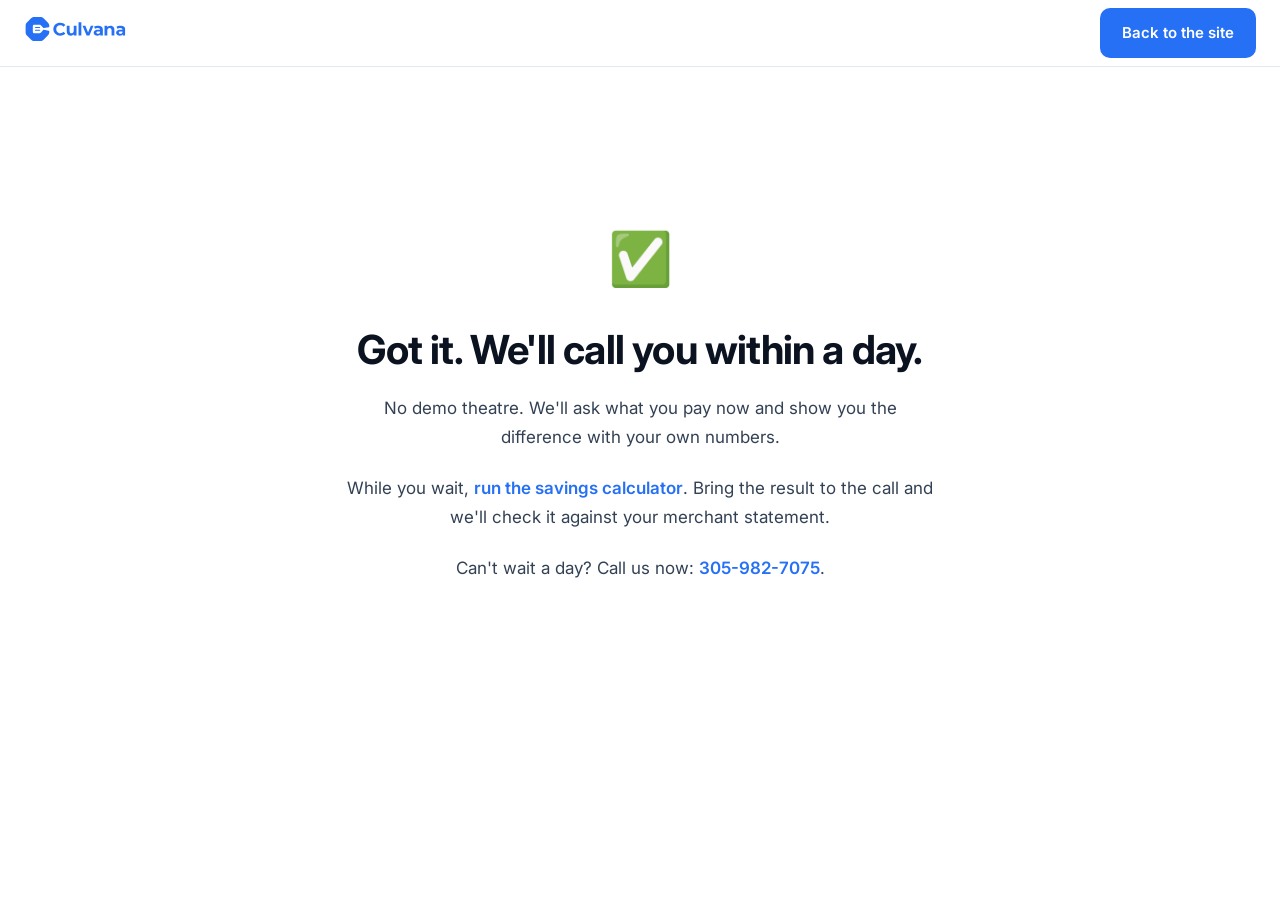
<file: thanks.html>
<!doctype html>
<html lang="en">
<head>
<meta charset="utf-8">
<meta name="viewport" content="width=device-width,initial-scale=1">
<title>Thanks. We'll call you within a day | Culvana</title>
<meta name="robots" content="noindex">
<link rel="icon" href="/culvana-mark.svg">
<link rel="stylesheet" href="https://fonts.googleapis.com/css2?family=Inter:wght@400;500;600;700&display=swap">
<link rel="stylesheet" href="/style.css">
<script>
(function(){
  var saved = null;
  try { saved = localStorage.getItem('cv-theme'); } catch(e){}
  var sysDark = window.matchMedia && window.matchMedia('(prefers-color-scheme: dark)').matches;
  document.documentElement.setAttribute('data-theme', saved || (sysDark ? 'dark' : 'light'));
})();
</script>
<style>
.thanks-wrap{max-width:640px;margin:0 auto;padding:150px 24px 90px;text-align:center}
.thanks-wrap h1{font-size:clamp(28px,4vw,40px);letter-spacing:-.02em;margin:18px 0 12px}
.thanks-wrap p{font-size:17px;line-height:1.7;color:var(--ink-soft)}
.thanks-check{font-size:52px}
</style>
</head>
<body>
<nav>
  <div class="wrap">
    <a href="/"><img src="/culvana-lockup.svg" alt="Culvana" height="26" class="logo-img"></a>
    <div style="display:flex;gap:10px;align-items:center">
      <a class="btn btn-p" href="/">Back to the site</a>
    </div>
  </div>
</nav>
<main>
  <div class="thanks-wrap">
    <div class="thanks-check">✅</div>
    <h1>Got it. We'll call you within a day.</h1>
    <p>No demo theatre. We'll ask what you pay now and show you the difference with your own numbers.</p>
    <p style="margin-top:22px">While you wait, <a href="/savings.html" style="color:var(--brand);font-weight:600">run the savings calculator</a>. Bring the result to the call and we'll check it against your merchant statement.</p>
    <p style="margin-top:22px">Can't wait a day? Call us now: <a href="tel:+13059827075" style="color:var(--brand);font-weight:600">305-982-7075</a>.</p>
  </div>
</main>
<!--Start of Tawk.to Script-->
<script type="text/javascript">
var Tawk_API=Tawk_API||{}, Tawk_LoadStart=new Date();
(function(){
var s1=document.createElement("script"),s0=document.getElementsByTagName("script")[0];
s1.async=true;
s1.src='https://embed.tawk.to/62b45cfc7b967b1179962215/1g688mf39';
s1.charset='UTF-8';
s1.setAttribute('crossorigin','*');
s0.parentNode.insertBefore(s1,s0);
})();
</script>
<!--End of Tawk.to Script-->
</body>
</html>
</file>
<file: style.css>
/* Culvana , the marketing site.
   No framework, no build step. It's a marketing site; it should load in under a second on a phone in a
   restaurant's back office with two bars of signal. Every dependency is a tax on that. */
/* LIGHT AND DARK.
   Every colour on this site is a variable, so the theme is one attribute on <html> rather than a second
   stylesheet that drifts out of sync with the first. The brand blue does not change: a logo that shifts hue
   between themes is a logo nobody trusts. */
:root{
  --brand:#2670F6; --brand-dark:#1D4ED8;
  --ink:#0B1220; --ink-soft:#334155; --mute:#64748B;
  --line:#E2E8F0; --bg:#fff; --bg-soft:#F6F8FC; --card:#fff;
  --navy:#070C18; --navy-ink:#fff; --navy-mute:#94A3B8;
  --sage:#059669; --amber:#B45309; --danger:#B91C1C;
  --nav-bg:rgba(255,255,255,.92);
  --logo-filter:none;
  --r:14px;
}
html[data-theme="dark"]{
  --ink:#E8EDF5; --ink-soft:#B4C0D4; --mute:#7C8BA1;
  --line:#1E2A3D; --bg:#080D16; --bg-soft:#0D1420; --card:#0F1725;
  /* In dark mode the "navy" panels have to be DIFFERENT from the page, or the hero and the footer dissolve
     into the background and the page loses all structure. Lift them, do not darken them. */
  --navy:#111B2D; --navy-ink:#F1F5F9; --navy-mute:#94A3B8;
  --sage:#34D399; --amber:#FBBF24; --danger:#F87171;
  --nav-bg:rgba(8,13,22,.88);
  /* The lockup is a dark-ink wordmark. On a dark page it must be inverted or it disappears. */
  --logo-filter:brightness(0) invert(1);
}
*{box-sizing:border-box;margin:0;padding:0}
body{font-family:Inter,-apple-system,system-ui,sans-serif;color:var(--ink);background:var(--bg);line-height:1.6;-webkit-font-smoothing:antialiased}
a{color:inherit;text-decoration:none}
.wrap{max-width:1430px;margin:0 auto;padding:0 24px}
.btn{display:inline-block;padding:13px 22px;border-radius:10px;font-weight:600;font-size:15px;border:none;cursor:pointer;transition:.15s}
.btn-p{background:var(--brand);color:#fff}
.btn-p:hover{background:var(--brand-dark)}
.btn-g{background:rgba(255,255,255,.08);color:#fff;border:1px solid rgba(255,255,255,.22)}
.btn-o{background:var(--card);color:var(--ink);border:1px solid var(--line)}
.eyebrow{font-size:12px;font-weight:700;letter-spacing:.12em;text-transform:uppercase;color:var(--brand)}

nav{position:sticky;top:0;z-index:50;background:var(--nav-bg);backdrop-filter:blur(10px);border-bottom:1px solid var(--line)}
nav .wrap{display:flex;align-items:center;justify-content:space-between;height:66px}
nav .links{display:flex;gap:26px;font-size:14.5px;font-weight:500;color:var(--ink-soft)}
nav .links a:hover{color:var(--brand)}

.hero{background:var(--navy);color:var(--navy-ink);padding:88px 0 96px;position:relative;overflow:hidden}
.hero:after{content:'';position:absolute;top:-30%;right:-10%;width:600px;height:600px;border-radius:50%;
  background:radial-gradient(circle,rgba(38,112,246,.28),transparent 65%)}
.hero .wrap{position:relative;z-index:1}
.hero h1{font-size:56px;line-height:1.08;letter-spacing:-.03em;font-weight:700;max-width:760px;margin:16px 0 20px}
.hero p.lead{font-size:19px;color:#94A3B8;max-width:620px;margin-bottom:32px;line-height:1.65}
.hero .cta{display:flex;gap:12px;flex-wrap:wrap}

.strip{background:var(--bg-soft);color:var(--mute);border-bottom:1px solid var(--line);padding:18px 0;font-size:13.5px;border-top:1px solid rgba(255,255,255,.06)}
.strip .wrap{display:flex;gap:32px;flex-wrap:wrap;justify-content:center}
.strip b{color:var(--ink)}

section{padding:88px 0}
section.soft{background:var(--bg-soft)}
h2{font-size:38px;line-height:1.18;letter-spacing:-.02em;font-weight:700;margin-bottom:14px}
.sub{font-size:17px;color:var(--mute);max-width:640px;line-height:1.65;margin-bottom:44px}

.grid{display:grid;gap:18px}
.g2{grid-template-columns:repeat(2,1fr)} .g3{grid-template-columns:repeat(3,1fr)} .g4{grid-template-columns:repeat(4,1fr)}
.card{background:var(--card);border:1px solid var(--line);border-radius:var(--r);padding:26px}
.card h3{font-size:18px;font-weight:700;margin-bottom:7px}
.card p{font-size:14.5px;color:var(--ink-soft);line-height:1.65}
.card .ico{width:40px;height:40px;border-radius:10px;background:rgba(38,112,246,.10);color:var(--brand);
  display:grid;place-items:center;font-size:19px;margin-bottom:14px}

table{width:100%;border-collapse:collapse;font-size:14.5px}
th,td{padding:13px 14px;text-align:left;border-bottom:1px solid var(--line)}
th{font-size:11.5px;text-transform:uppercase;letter-spacing:.06em;color:var(--mute);font-weight:700}
td.num{text-align:right;font-variant-numeric:tabular-nums}
.old{color:#B91C1C} .new{color:var(--sage);font-weight:600}

footer{background:var(--navy);color:var(--navy-mute);padding:56px 0 32px;font-size:14px}
footer a:hover{color:var(--navy-ink)}
footer .cols{display:grid;grid-template-columns:2fr 1fr 1fr 1fr;gap:32px;margin-bottom:40px}
footer h4{color:var(--navy-ink);font-size:13px;margin-bottom:12px;font-weight:700}
footer li{list-style:none;margin-bottom:7px}
footer .base{border-top:1px solid rgba(255,255,255,.08);padding-top:22px;font-size:12.5px;color:#475569}

@media(max-width:860px){
  .hero h1{font-size:36px}
  .g2,.g3,.g4{grid-template-columns:1fr}
  footer .cols{grid-template-columns:1fr 1fr}
  nav .links{display:none}
  h2{font-size:28px}
}


/* NAV LOGINS. Two different products, two different accounts. One "Sign in" text link next to a
   second unrelated link read as a mistake, not a choice. Two small, clearly separate buttons read
   as "pick the one that's yours" instead. Desktop shows them as a pair of outline buttons; below
   860px they move into the burger menu with the rest of the nav so the header doesn't crowd. */
.nav-logins{display:flex;gap:8px;align-items:center}
.nav-login{display:inline-flex;align-items:center;padding:8px 14px;border-radius:8px;border:1px solid var(--line);
  background:var(--card);color:var(--ink-soft);font-size:13.5px;font-weight:600;white-space:nowrap;transition:.15s}
.nav-login:hover{border-color:var(--brand);color:var(--brand)}
.navlogin-mobile{display:none}
@media(max-width:860px){
  .nav-logins{display:none}
  .navlogin-mobile{display:block}
}

/* The toggle. A button, not a switch: two states, one word of meaning, no ambiguity about which way is on. */
.theme-btn{background:none;border:1px solid var(--line);border-radius:9px;width:36px;height:36px;
  cursor:pointer;color:var(--ink-soft);font-size:15px;display:grid;place-items:center;transition:.15s}
.theme-btn:hover{border-color:var(--brand);color:var(--brand)}
.logo-img{filter:var(--logo-filter)}

/* The booking widget */
.book{border:1px solid var(--line);border-radius:var(--r);overflow:hidden;background:var(--card);min-height:680px}
.book iframe{width:100%;height:680px;border:none;display:block}
.tabs{display:flex;gap:6px;margin-bottom:20px}
.tab{padding:9px 16px;border-radius:999px;border:1px solid var(--line);background:var(--card);color:var(--ink-soft);
  font-size:14px;font-weight:600;cursor:pointer}
.tab.on{background:var(--brand);border-color:var(--brand);color:#fff}


/* The featured pricing card.
   It was an inline 3% blue tint, which is invisible in light mode and actively wrong in dark. A "highlighted"
   card has to be legible FIRST and highlighted second. So: a real tinted panel, a real border, and text colours
   that are declared rather than inherited from whatever happens to be behind them. */
.featured{
  border:2px solid var(--brand);
  background:var(--featured-bg);
}
.featured h3{color:var(--brand)}
.featured p{color:var(--ink-soft)}
:root{ --featured-bg:#F2F6FF; }
html[data-theme="dark"]{ --featured-bg:#101C33; }

/* ============================================================================================
   MAKE IT MOVE.
   A restaurant owner scrolling on their phone at 11pm decides in about four seconds. Static
   boxes of text lose that fight. Everything below is CSS and one small script: no library, no
   3MB of animation runtime, because a marketing site that takes six seconds to load on a
   back-office wifi is a marketing site nobody reads.
   ============================================================================================ */

/* Animated mesh behind the hero. Cheap: two blurred radial blobs on a slow loop. */
.hero{position:relative;isolation:isolate}
.hero .mesh{position:absolute;inset:0;z-index:-1;overflow:hidden}
.hero .blob{position:absolute;border-radius:50%;filter:blur(90px);opacity:.55;animation:drift 22s ease-in-out infinite}
.hero .b1{width:620px;height:620px;background:#2670F6;top:-220px;right:-120px}
.hero .b2{width:520px;height:520px;background:#0891B2;bottom:-240px;left:-100px;animation-delay:-8s}
.hero .b3{width:400px;height:400px;background:#7C3AED;top:30%;left:35%;opacity:.28;animation-delay:-15s}
@keyframes drift{
  0%,100%{transform:translate(0,0) scale(1)}
  33%{transform:translate(60px,-40px) scale(1.12)}
  66%{transform:translate(-40px,50px) scale(.94)}
}

/* Scroll reveal. Nothing exotic: fade and lift as it enters the viewport. */
.rv{opacity:0;transform:translateY(26px);transition:opacity .7s cubic-bezier(.16,1,.3,1),transform .7s cubic-bezier(.16,1,.3,1)}
.rv.in{opacity:1;transform:none}
.rv-1{transition-delay:.08s}.rv-2{transition-delay:.16s}.rv-3{transition-delay:.24s}.rv-4{transition-delay:.32s}

/* Cards that respond to a cursor. */
.card{transition:transform .25s cubic-bezier(.16,1,.3,1),box-shadow .25s,border-color .25s}
.card.lift:hover{transform:translateY(-5px);border-color:var(--brand);
  box-shadow:0 18px 40px -18px rgba(38,112,246,.35)}

/* Big numbers that count up. */
.stat{font-size:44px;font-weight:800;letter-spacing:-.03em;line-height:1;
  background:linear-gradient(135deg,var(--brand),#22D3EE);-webkit-background-clip:text;background-clip:text;color:transparent}

/* THE COST OF WAITING. Sticky, always visible, always their own number. */
.waiting{position:fixed;bottom:0;left:0;right:0;z-index:60;background:var(--navy);color:#fff;
  padding:12px 24px;display:flex;align-items:center;justify-content:center;gap:18px;flex-wrap:wrap;
  border-top:2px solid var(--brand);transform:translateY(110%);transition:transform .5s cubic-bezier(.16,1,.3,1);
  font-size:14.5px}
.waiting.up{transform:none}
.waiting b{color:#FBBF24;font-size:17px}
.waiting .x{background:none;border:none;color:#64748B;cursor:pointer;font-size:18px;padding:0 4px}

/* The invoice demo. Watch a photo become data. */
.demo{display:grid;grid-template-columns:1fr 1fr;gap:20px;align-items:stretch}
.paper{background:#fff;border-radius:12px;padding:22px;font-family:ui-monospace,monospace;font-size:11.5px;
  color:#1E293B;box-shadow:0 24px 60px -24px rgba(0,0,0,.45);transform:rotate(-1.2deg);position:relative;overflow:hidden}
.paper .scan{position:absolute;left:0;right:0;height:70px;
  background:linear-gradient(180deg,transparent,rgba(38,112,246,.28),transparent);animation:scan 3.4s ease-in-out infinite}
@keyframes scan{0%{top:-70px}100%{top:100%}}
.paper .ln{display:flex;justify-content:space-between;padding:3px 0;border-bottom:1px dashed #E2E8F0}
.out{background:var(--card);border:1px solid var(--line);border-radius:12px;padding:20px}
.out .row{display:flex;justify-content:space-between;align-items:center;padding:9px 0;border-bottom:1px solid var(--line);
  opacity:0;transform:translateX(-10px);animation:pop .5s forwards}
.out .row:nth-child(2){animation-delay:.5s}.out .row:nth-child(3){animation-delay:.9s}
.out .row:nth-child(4){animation-delay:1.3s}.out .row:nth-child(5){animation-delay:1.7s}
.out .row:nth-child(6){animation-delay:2.1s}
@keyframes pop{to{opacity:1;transform:none}}
.pill{font-size:10.5px;font-weight:700;padding:2px 8px;border-radius:999px}
.pill.up{background:rgba(220,38,38,.12);color:var(--danger)}
.pill.ok{background:rgba(5,150,105,.12);color:var(--sage)}

/* Segment cards with a gradient wash. */
.seg{position:relative;overflow:hidden}
.seg:before{content:'';position:absolute;inset:0;opacity:.07;background:var(--g);transition:opacity .25s}
.seg:hover:before{opacity:.14}
.seg > *{position:relative}
.seg .tag{font-size:26px;margin-bottom:10px;display:block}

/* Headline with a gradient word. */
.grad{background:linear-gradient(120deg,#60A5FA,#22D3EE 55%,#A78BFA);-webkit-background-clip:text;background-clip:text;color:transparent}

@media(max-width:860px){ .demo{grid-template-columns:1fr} .stat{font-size:34px} }
@media(prefers-reduced-motion:reduce){
  /* Somebody who asked their OS to stop animations meant it. */
  .blob,.paper .scan,.out .row{animation:none}
  .rv{opacity:1;transform:none;transition:none}
  .out .row{opacity:1;transform:none}
}

/* ============================================================================================
   ACCESSIBILITY AND MOBILE. The unglamorous half of "best practice", and the half that decides
   whether half your visitors can use the site at all.
   ============================================================================================ */

/* Skip link. Hidden until focused, then unmissable. Somebody on a keyboard should not have to
   tab through nine nav items to reach the page. */
.skip{position:absolute;left:-9999px;top:0;z-index:100;background:var(--brand);color:#fff;
  padding:12px 18px;border-radius:0 0 8px 0;font-weight:600}
.skip:focus{left:0}

/* VISIBLE FOCUS. Browsers give you this for free and designers keep removing it. A keyboard user
   with no focus ring is a person clicking blindfolded. */
a:focus-visible,button:focus-visible,input:focus-visible,select:focus-visible,textarea:focus-visible{
  outline:3px solid var(--brand);outline-offset:2px;border-radius:6px}

/* THE MOBILE NAV. This was a real bug: the links were display:none below 860px with nothing to
   replace them. On a phone the site had no navigation at all, and most restaurant owners will open
   this on a phone. */
.burger{display:none;background:none;border:1px solid var(--line);border-radius:9px;width:38px;height:38px;
  cursor:pointer;color:var(--ink);font-size:17px;align-items:center;justify-content:center}
@media(max-width:860px){
  .burger{display:flex}
  nav .links{display:none;position:absolute;top:66px;left:0;right:0;background:var(--bg);
    border-bottom:1px solid var(--line);flex-direction:column;gap:0;padding:8px 0}
  nav .links.open{display:flex}
  nav .links a{padding:13px 24px;font-size:16px;border-bottom:1px solid var(--line)}
  nav .links a:last-child{border:none}
  /* The sticky "cost of waiting" bar plus a fixed nav on a small phone leaves almost no page.
     Give it room. */
  .waiting{font-size:13px;padding:10px 14px;gap:10px}
  body{padding-bottom:0}
}

/* Reduced motion is already respected above. Reduced transparency matters too: the blurred blobs
   behind the hero are decoration, and decoration should never be the reason someone cannot read a
   headline. */
@media(prefers-reduced-transparency:reduce){ .hero .blob{display:none} }

/* The segment cards declare their own text colours rather than inheriting.
   One of them was rendering its body copy in blue and the cause was not obvious from the markup, which is
   exactly the situation where you stop investigating and start being explicit. A card whose legibility depends
   on what happens to be above it in the cascade is a card that will break again. */
.seg h3{color:var(--ink)}
.seg p{color:var(--ink-soft)}
.seg .tag{filter:none}


/* ============================================================================================
   THE CALCULATOR PANEL. NOTHING IN IT WRAPS.

   At 50,000 locations the totals column carries "-$55,673,810" and the label column was breaking
   "Processing rate" across two lines. On a page whose entire job is to be believed about money, a
   number that looks broken is a number that is not trusted, and a table that cannot hold its own
   output at the top of its own input range is a table that was never tested at the top of its own
   input range.

   So: more room, and every cell explicitly refuses to break. The one thing allowed to wrap is the
   small grey sub-line under a label, which is where the wrapping belongs.
   ============================================================================================ */
.calc{ grid-template-columns:1fr 1.4fr; gap:34px; }
.result{ padding:30px 32px; }
.result table{ font-size:14px; table-layout:auto; }
.result th, .result td{ padding:12px 0; white-space:nowrap; }
.result td.num, .result th.num{ padding-left:22px; }
.result .big{ font-size:56px; }

/* Only the small explanatory sub-line under a row label may wrap. */
.result td div{ white-space:normal; }

/* Very large numbers get a slightly tighter face rather than a smaller one, so the columns stay
   readable at 50,000 sites without shrinking the type for the 1-site operator who is the real buyer. */
.result td.num, .result th.num, .result .big{ font-variant-numeric:tabular-nums; letter-spacing:-.01em; }

@media(max-width:1180px){
  .calc{ grid-template-columns:1fr; }
  .result{ position:static; padding:24px; }
  .result .big{ font-size:44px; }
  .result table{ font-size:13px; }
  .result td.num, .result th.num{ padding-left:12px; }
}
</file>
